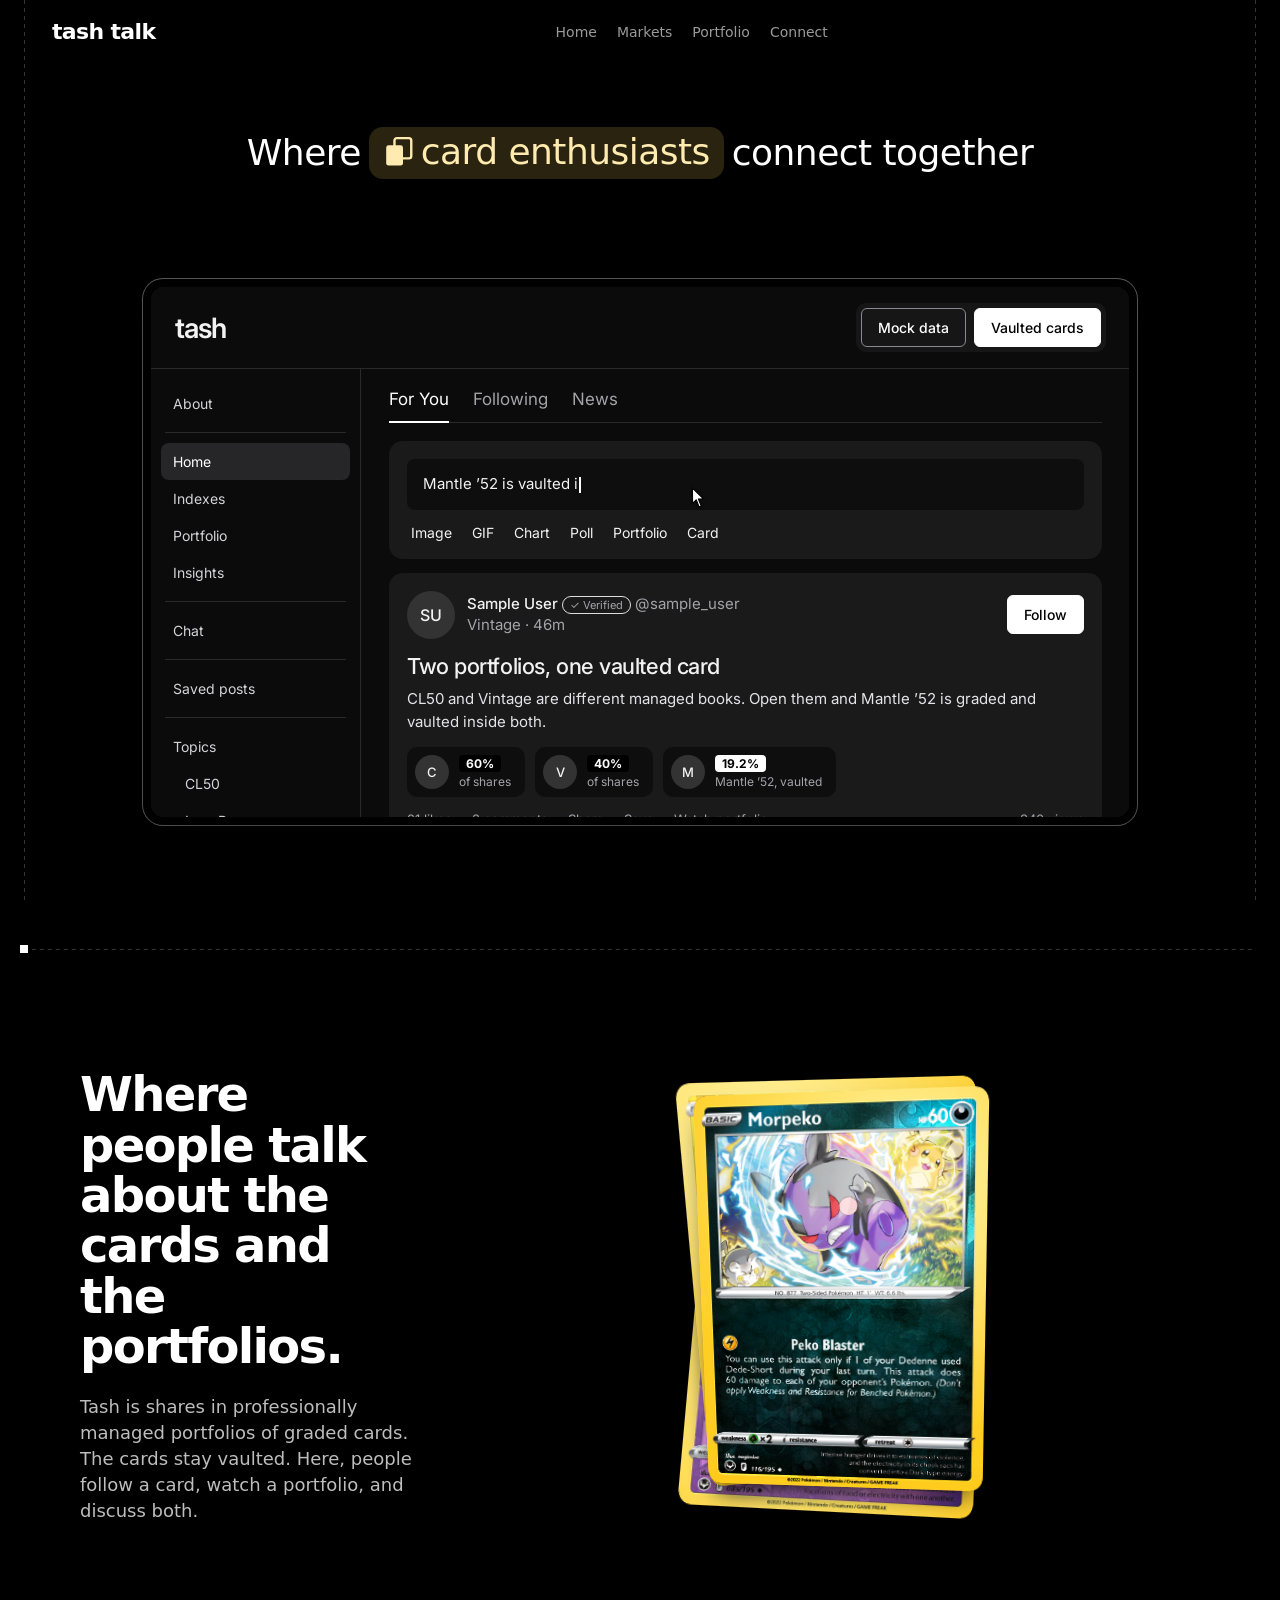
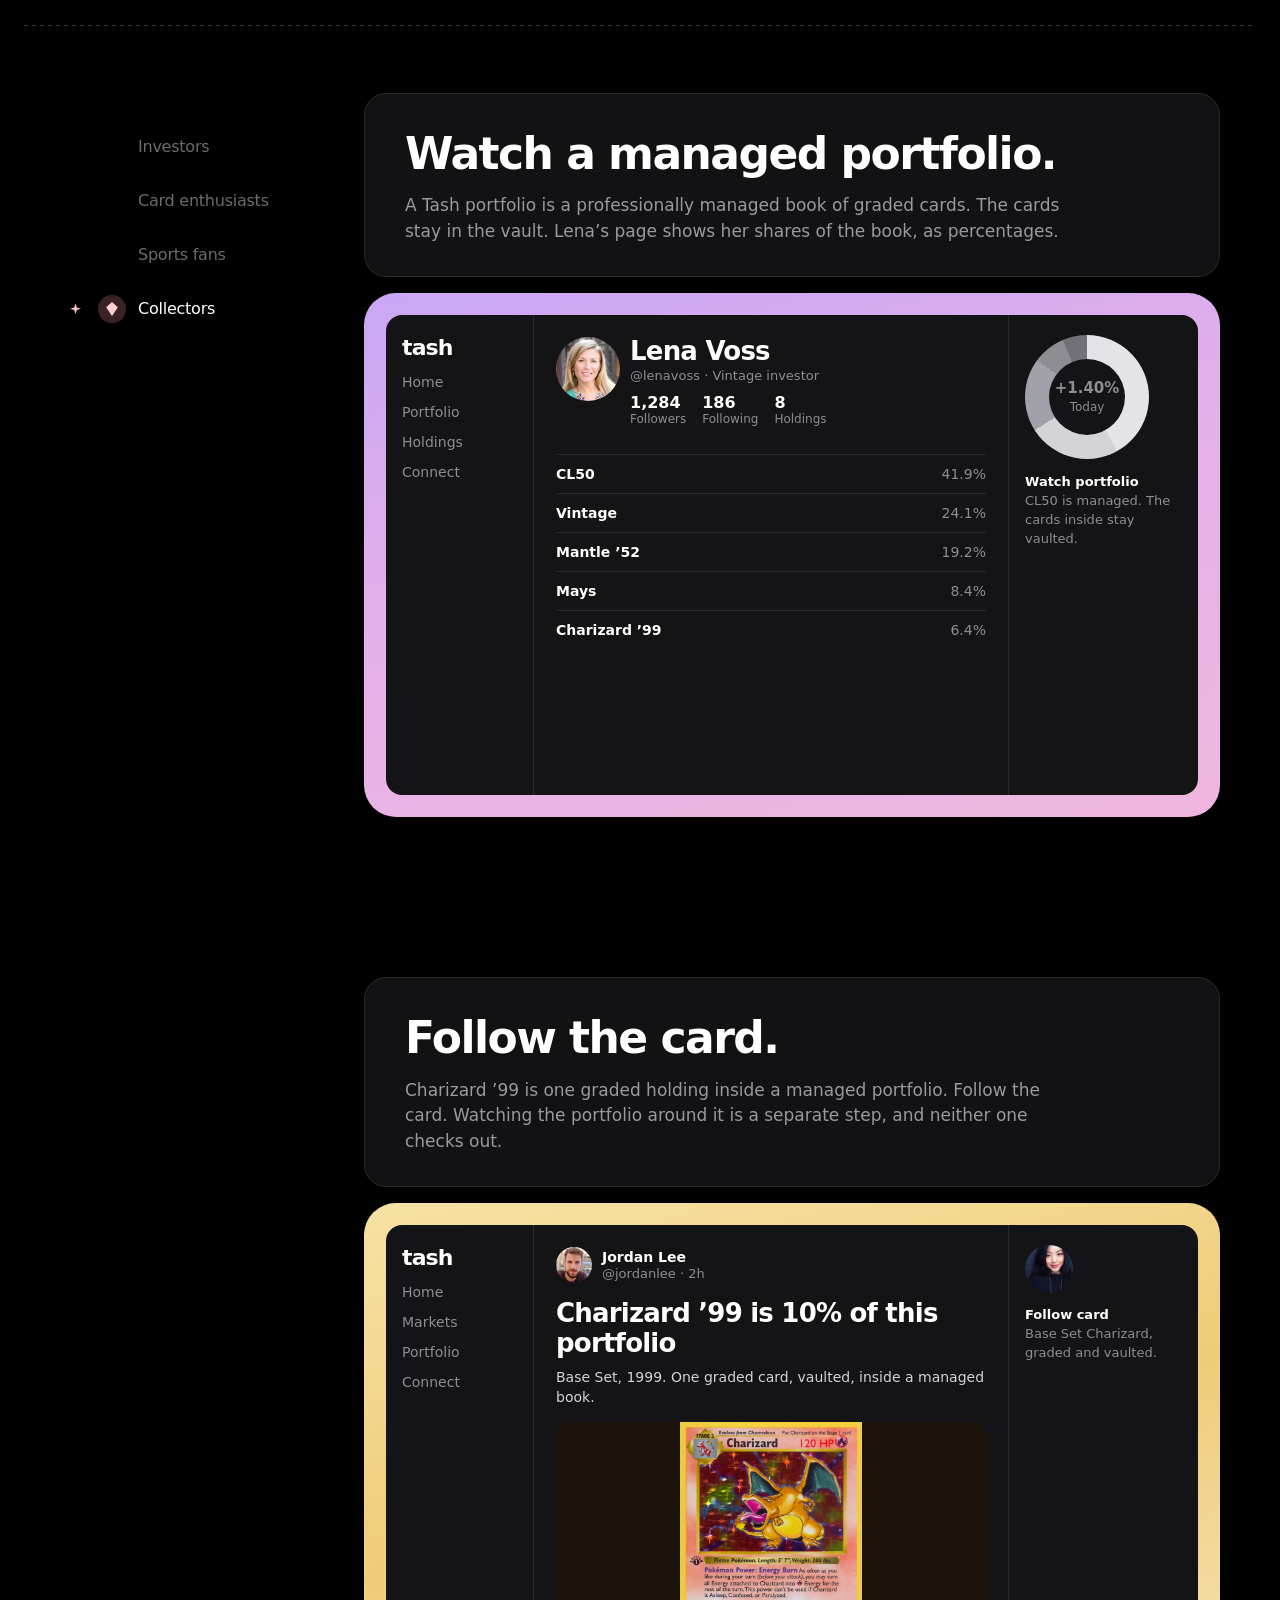
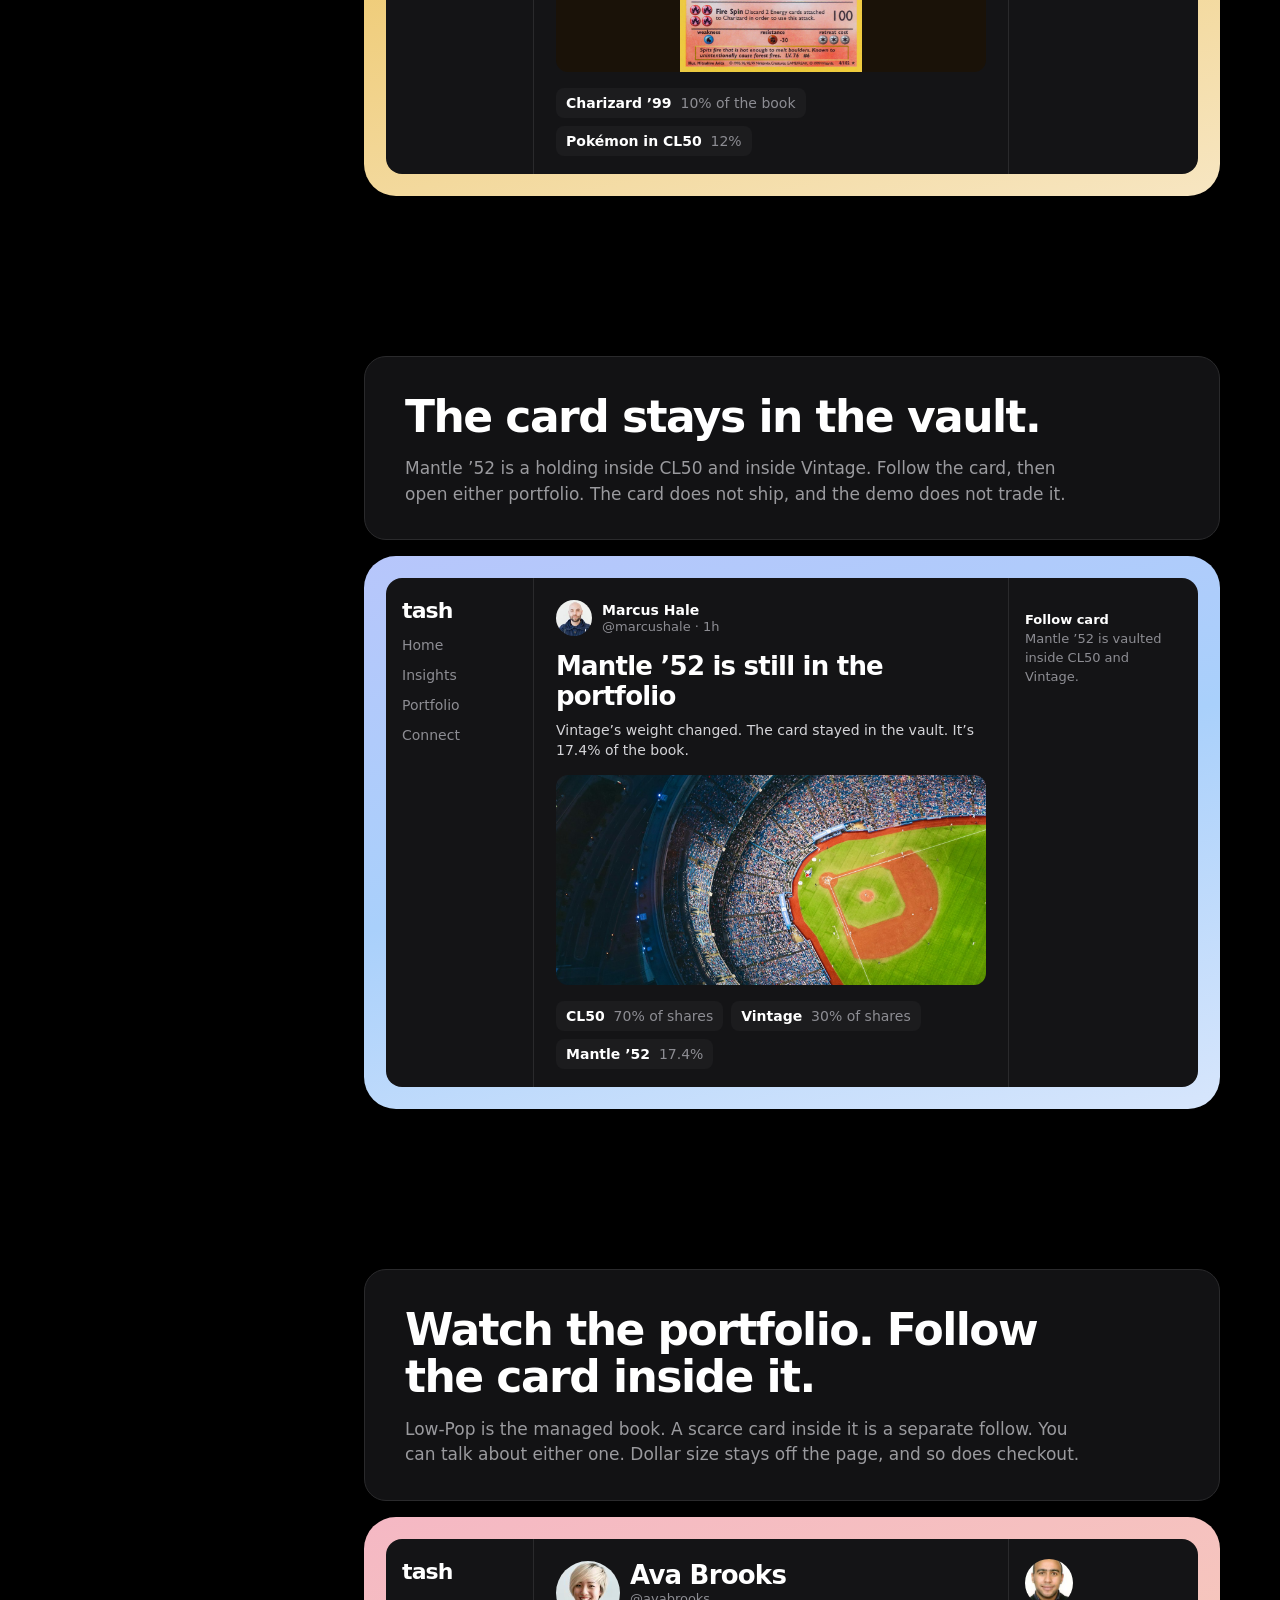
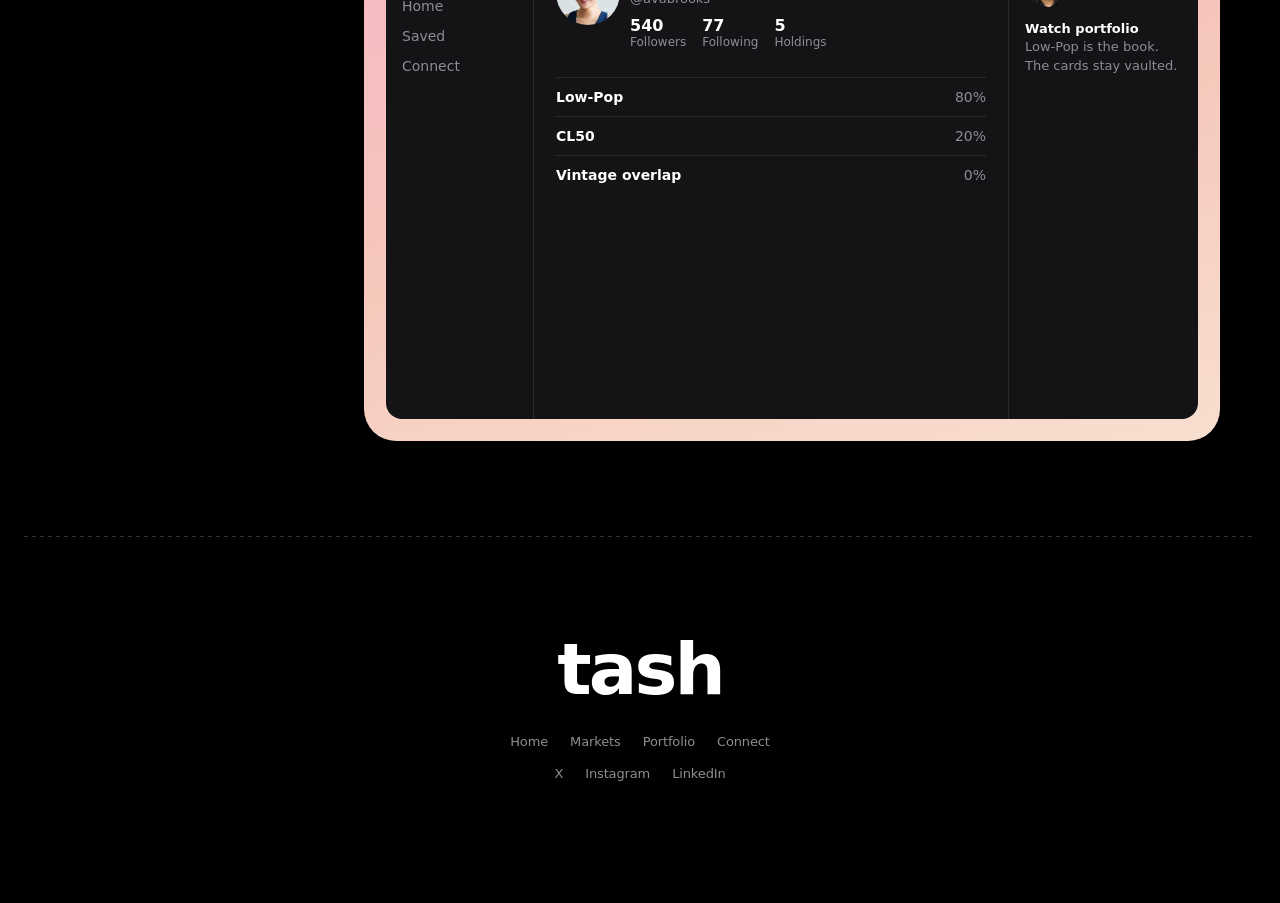
<file: index.html>
<!DOCTYPE html>
<html lang="en" class="no-js">
	<head>
		<meta charset="UTF-8" />
		<meta name="viewport" content="width=device-width, initial-scale=1" />
		<title>tash talk</title>
		<meta name="description" content="An experimental 3D stack motion animation on scroll." />
		<meta name="keywords" content="nft card animation, gsap, scroll animation, 3d" />
		<meta name="author" content="Codrops" />
		<link rel="icon" href="favicon.png?v=3" type="image/png">
		<link rel="shortcut icon" href="favicon.ico?v=3">
		<link rel="preconnect" href="https://fonts.googleapis.com">
		<link rel="preconnect" href="https://fonts.gstatic.com" crossorigin>
		<link href="https://fonts.googleapis.com/css2?family=Kode+Mono:wght@400..700&display=swap" rel="stylesheet">
		<link rel="stylesheet" type="text/css" href="css/base.css?v=9" />
		<link rel="stylesheet" type="text/css" href="css/hero.css?v=33" />
		<link rel="stylesheet" type="text/css" href="css/holo.css?v=4" />
		<script>
			document.documentElement.className = 'js';
		</script>
	</head>
	<body class="loading">
		<div class="page-guides" aria-hidden="true"></div>
		<main>
			<section class="hero">
				<header class="hero__nav">
					<a class="hero__brand" href="#top" aria-label="tash talk home">tash talk</a>
					<nav class="hero__links" aria-label="Primary">
						<a href="#top">Home</a>
						<a href="connect.html#markets">Markets</a>
						<a href="connect.html#portfolio">Portfolio</a>
						<a href="connect.html">Connect</a>
					</nav>
					<div class="hero__nav-end">
						<button type="button" class="hero__menu" aria-label="Menu" aria-expanded="false">
							<svg viewBox="0 0 16 16" aria-hidden="true"><path d="M2 5h12M2 11h12"/></svg>
						</button>
					</div>
				</header>
				<h1 class="hero__title" id="top">
					<span class="hero__live" id="hero-live">Where investors connect together</span>
					<span class="hero__line" aria-hidden="true">
						<span class="hero__where">Where</span>
						<span class="hero__chip" style="background-color:#2a0a3d;color:#dcb3ff">
							<span class="hero__chip-stage">
								<span class="hero__face">
									<svg viewBox="0 0 24 24" aria-hidden="true"><path d="M3.5 20V10.2h4.1V20H3.5Zm6.4 0V5.6h4.2V20H9.9Zm6.5 0V2.8H20.5V20h-4.1Z"/></svg>
									<span>investors</span>
								</span>
							</span>
						</span>
						<span class="hero__tail">connect together</span>
					</span>
				</h1>
				<div class="hero__stage">
					<div class="hero__wash" aria-hidden="true"></div>
					<div class="hero__frame">
						<div class="hero__app">
							<iframe class="hero__demo" title="Tash feed demo" src="demo/feed.html?v=4"></iframe>
						</div>
					</div>
				</div>
			</section>
			<section class="mission" id="mission">
				<span class="mission__mark" aria-hidden="true"></span>
				<div class="mission__top">
				<div class="mission__copy">
					<h2>Where people talk about the cards and the portfolios.</h2>
					<p class="mission__body">Tash is shares in professionally managed portfolios of graded cards. The cards stay vaulted. Here, people follow a card, watch a portfolio, and discuss both.</p>
				</div>
				<div class="mission__stack">
					<figure class="mission__holo">
						<div class="pcard masked lightning interactive" data-rarity="common reverse holo" data-subtypes="basic" data-supertype="pokémon" style="--foil:url(/img/holo/foil-049.webp);--mask:url(/img/holo/mask-049.webp)">
							<div class="pcard__translater">
								<div class="pcard__rotator">
									<div class="pcard__front">
										<img src="img/holo/pikachu.png" alt="Pikachu reverse holo">
										<div class="pcard__shine"></div>
										<div class="pcard__glare"></div>
									</div>
								</div>
							</div>
						</div>
					</figure>
					<figure class="mission__holo">
						<div class="pcard masked darkness interactive" data-rarity="uncommon reverse holo" data-subtypes="basic" data-supertype="pokémon" style="--foil:url(/img/holo/foil-116.webp);--mask:url(/img/holo/mask-116.webp)">
							<div class="pcard__translater">
								<div class="pcard__rotator">
									<div class="pcard__front">
										<img src="img/holo/morpeko.png" alt="Morpeko reverse holo">
										<div class="pcard__shine"></div>
										<div class="pcard__glare"></div>
									</div>
								</div>
							</div>
						</div>
					</figure>
					<figure class="mission__holo">
						<div class="pcard masked psychic interactive" data-rarity="uncommon reverse holo" data-subtypes="basic" data-supertype="pokémon" style="--foil:url(/img/holo/foil-085.webp);--mask:url(/img/holo/mask-085.webp)">
							<div class="pcard__translater">
								<div class="pcard__rotator">
									<div class="pcard__front">
										<img src="img/holo/dedenne.png" alt="Dedenne reverse holo">
										<div class="pcard__shine"></div>
										<div class="pcard__glare"></div>
									</div>
								</div>
							</div>
						</div>
					</figure>
				</div>
				</div>
				<div class="aud">
					<div class="aud__nav" role="tablist" aria-label="Who it's for">
						<button type="button" class="aud__role is-on" role="tab" id="aud-tab-investors" aria-selected="true" aria-controls="aud-panel-investors" data-aud="investors">
							<span class="aud__glyph" aria-hidden="true"><svg viewBox="0 0 24 24"><path d="M3.5 20V10.2h4.1V20H3.5Zm6.4 0V5.6h4.2V20H9.9Zm6.5 0V2.8H20.5V20h-4.1Z"/></svg></span>
							Investors
						</button>
						<button type="button" class="aud__role" role="tab" id="aud-tab-cards" aria-selected="false" aria-controls="aud-panel-cards" data-aud="cards">
							<span class="aud__glyph" aria-hidden="true"><svg viewBox="0 0 24 24"><rect x="8.6" y="1.6" width="12.6" height="15.2" rx="1.8" fill="none" stroke="currentColor" stroke-width="1.8"/><rect x="2.4" y="7" width="12.6" height="15.2" rx="1.8"/></svg></span>
							Card enthusiasts
						</button>
						<button type="button" class="aud__role" role="tab" id="aud-tab-sports" aria-selected="false" aria-controls="aud-panel-sports" data-aud="sports">
							<span class="aud__glyph" aria-hidden="true"><svg viewBox="0 0 24 24"><path d="M19 5h-2V3H7v2H5c-1.1 0-2 .9-2 2v1c0 2.55 1.92 4.63 4.39 4.94.63 1.5 1.98 2.63 3.61 2.96V19H7v2h10v-2h-4v-3.1c1.63-.33 2.98-1.46 3.61-2.96C19.08 12.63 21 10.55 21 8V7c0-1.1-.9-2-2-2zM5 8V7h2v3.82C5.84 10.4 5 9.3 5 8zm14 0c0 1.3-.84 2.4-2 2.82V7h2v1z"/></svg></span>
							Sports fans
						</button>
						<button type="button" class="aud__role" role="tab" id="aud-tab-collectors" aria-selected="false" aria-controls="aud-panel-collectors" data-aud="collectors">
							<span class="aud__glyph" aria-hidden="true"><svg viewBox="0 0 24 24"><path d="M12 1.5 3.2 9.2 12 22.5 20.8 9.2 12 1.5Z"/></svg></span>
							Collectors
						</button>
					</div>
					<div class="aud__stage">
						<div class="aud__panel is-on" id="aud-panel-investors" role="tabpanel" aria-labelledby="aud-tab-investors">
							<div class="aud__card">
								<h3>Watch a managed portfolio.</h3>
								<p>A Tash portfolio is a professionally managed book of graded cards. The cards stay in the vault. Lena’s page shows her shares of the book, as percentages.</p>
							</div>
							<div class="aud__frame">
								<div class="shot">
									<aside class="shot__side"><b>tash</b><span>Home</span><span>Portfolio</span><span>Holdings</span><span>Connect</span></aside>
									<div class="shot__main">
										<div class="shot__ident"><img src="img/faces/lena.jpg?v=2" alt=""><div><h4>Lena Voss</h4><em>@lenavoss · Vintage investor</em><div class="shot__stats"><span><b>1,284</b> Followers</span><span><b>186</b> Following</span><span><b>8</b> Holdings</span></div></div></div>
										<div class="shot__holds">
											<span>CL50 <em>41.9%</em></span>
											<span>Vintage <em>24.1%</em></span>
											<span>Mantle ’52 <em>19.2%</em></span>
											<span>Mays <em>8.4%</em></span>
											<span>Charizard ’99 <em>6.4%</em></span>
										</div>
									</div>
									<aside class="shot__rail"><div class="shot__donut" style="background:conic-gradient(#e4e4e7 0 41.9%, #d4d4d8 41.9% 66%, #a1a1aa 66% 85.2%, #8d8d93 85.2% 93.6%, #71717a 93.6% 100%)"><b>+1.40%</b><span>Today</span></div><p><strong>Watch portfolio</strong><br>CL50 is managed. The cards inside stay vaulted.</p></aside>
								</div>
							</div>
						</div>
						<div class="aud__panel" id="aud-panel-cards" role="tabpanel" aria-labelledby="aud-tab-cards">
							<div class="aud__card">
								<h3>Follow the card.</h3>
								<p>Charizard ’99 is one graded holding inside a managed portfolio. Follow the card. Watching the portfolio around it is a separate step, and neither one checks out.</p>
							</div>
							<div class="aud__frame">
								<div class="shot">
									<aside class="shot__side"><b>tash</b><span>Home</span><span>Markets</span><span>Portfolio</span><span>Connect</span></aside>
									<div class="shot__main">
										<div class="shot__who"><img src="img/faces/jordan.jpg?v=2" alt=""><div><strong>Jordan Lee</strong><em>@jordanlee · 2h</em></div></div>
										<h4>Charizard ’99 is 10% of this portfolio</h4>
										<p>Base Set, 1999. One graded card, vaulted, inside a managed book.</p>
										<figure class="shot__photo shot__photo--card"><img src="img/shots/charizard.png" alt="Base Set Charizard"></figure>
										<div class="shot__pills"><span>Charizard ’99 <em>10% of the book</em></span><span>Pokémon in CL50 <em>12%</em></span></div>
									</div>
									<aside class="shot__rail"><img class="shot__face" src="img/faces/mina.jpg?v=2" alt=""><p><strong>Follow card</strong><br>Base Set Charizard, graded and vaulted.</p></aside>
								</div>
							</div>
						</div>
						<div class="aud__panel" id="aud-panel-sports" role="tabpanel" aria-labelledby="aud-tab-sports">
							<div class="aud__card">
								<h3>The card stays in the vault.</h3>
								<p>Mantle ’52 is a holding inside CL50 and inside Vintage. Follow the card, then open either portfolio. The card does not ship, and the demo does not trade it.</p>
							</div>
							<div class="aud__frame">
								<div class="shot">
									<aside class="shot__side"><b>tash</b><span>Home</span><span>Insights</span><span>Portfolio</span><span>Connect</span></aside>
									<div class="shot__main">
										<div class="shot__who"><img src="img/faces/marcus.jpg?v=2" alt=""><div><strong>Marcus Hale</strong><em>@marcushale · 1h</em></div></div>
										<h4>Mantle ’52 is still in the portfolio</h4>
										<p>Vintage’s weight changed. The card stayed in the vault. It’s 17.4% of the book.</p>
										<figure class="shot__photo"><img src="img/shots/ball.jpg" alt="A packed baseball stadium at night"></figure>
										<div class="shot__pills"><span>CL50 <em>70% of shares</em></span><span>Vintage <em>30% of shares</em></span><span>Mantle ’52 <em>17.4%</em></span></div>
									</div>
									<aside class="shot__rail"><p><strong>Follow card</strong><br>Mantle ’52 is vaulted inside CL50 and Vintage.</p></aside>
								</div>
							</div>
						</div>
						<div class="aud__panel" id="aud-panel-collectors" role="tabpanel" aria-labelledby="aud-tab-collectors">
							<div class="aud__card">
								<h3>Watch the portfolio. Follow the card inside it.</h3>
								<p>Low-Pop is the managed book. A scarce card inside it is a separate follow. You can talk about either one. Dollar size stays off the page, and so does checkout.</p>
							</div>
							<div class="aud__frame">
								<div class="shot shot--profile">
									<aside class="shot__side"><b>tash</b><span>Home</span><span>Saved</span><span>Connect</span></aside>
									<div class="shot__main">
										<div class="shot__ident"><img src="img/faces/ava.jpg?v=2" alt=""><div><h4>Ava Brooks</h4><em>@avabrooks</em><div class="shot__stats"><span><b>540</b> Followers</span><span><b>77</b> Following</span><span><b>5</b> Holdings</span></div></div></div>
										<div class="shot__holds"><span>Low-Pop <em>80%</em></span><span>CL50 <em>20%</em></span><span>Vintage overlap <em>0%</em></span></div>
									</div>
									<aside class="shot__rail"><img class="shot__face" src="img/faces/sam.jpg?v=2" alt=""><p><strong>Watch portfolio</strong><br>Low-Pop is the book. The cards stay vaulted.</p></aside>
								</div>
							</div>
						</div>
					</div>
				</div>
			</section>
			<footer class="mark">
				<p class="mark__logo">tash</p>
				<nav class="mark__links" aria-label="Footer">
					<a href="#top">Home</a>
					<a href="connect.html#markets">Markets</a>
					<a href="connect.html#portfolio">Portfolio</a>
					<a href="connect.html">Connect</a>
				</nav>
				<nav class="mark__links" aria-label="Social">
					<a href="https://x.com" target="_blank" rel="noopener noreferrer">X</a>
					<a href="https://www.instagram.com" target="_blank" rel="noopener noreferrer">Instagram</a>
					<a href="https://www.linkedin.com" target="_blank" rel="noopener noreferrer">LinkedIn</a>
				</nav>
			</footer>
		</main>
		<script src="js/gsap.min.js"></script>
		<script src="js/ScrollTrigger.min.js"></script>
		
		<!-- Image preloader -->
		<script src="js/imagesloaded.pkgd.min.js"></script>
		
		<!-- Remove the following two lines if you don't want smooth scrolling -->
		<script src="js/lenis.js"></script>
		<script src="js/smoothscroll.js?v=2"></script>
		<script type="module" src="js/index.js?v=35"></script>
	</body>
</html>
</file>
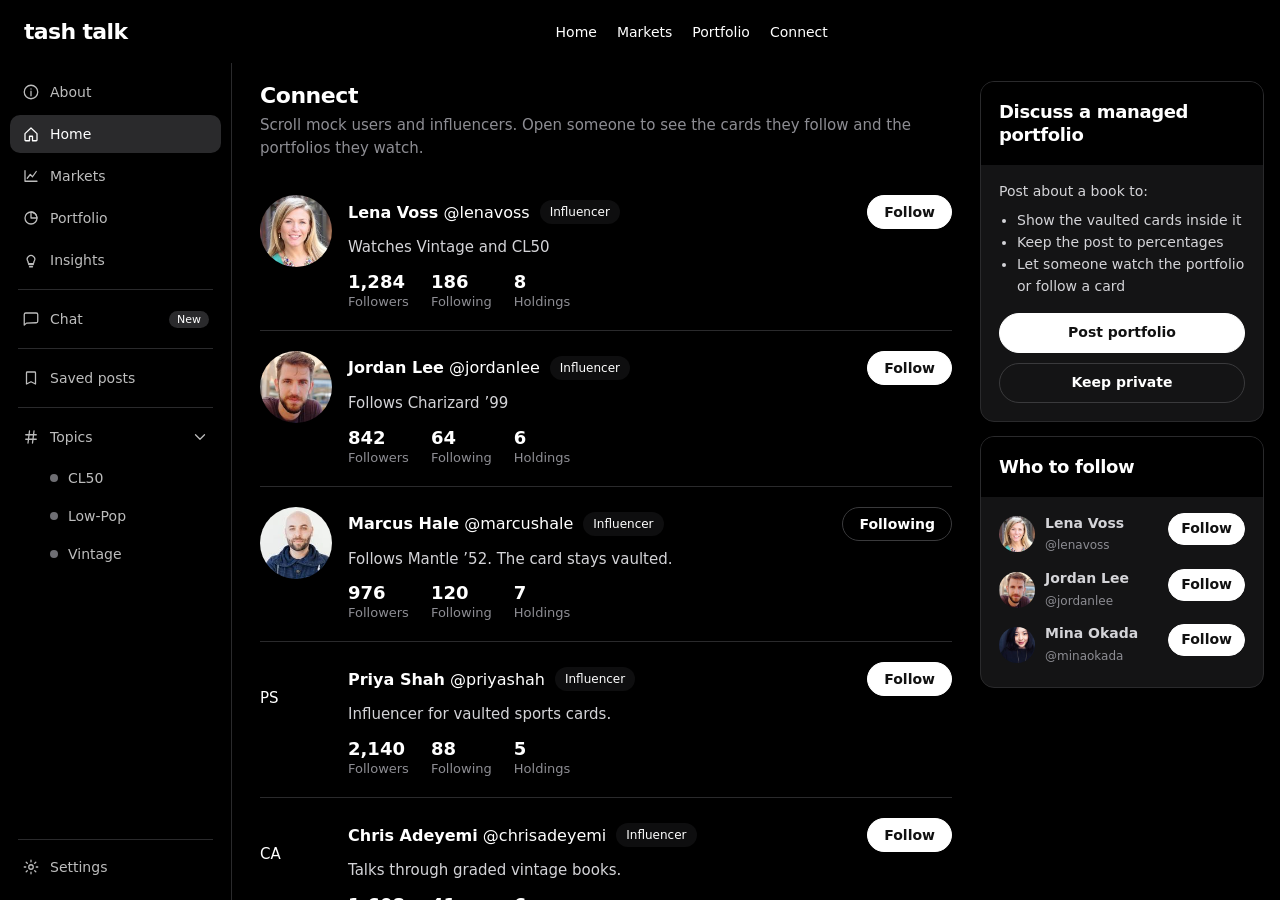
<file: connect.html>
<!DOCTYPE html>
<html lang="en">
	<head>
		<meta charset="UTF-8" />
		<meta name="viewport" content="width=device-width, initial-scale=1" />
		<title>Connect — tash talk</title>
		<link rel="icon" href="favicon.png?v=3" type="image/png">
		<link rel="shortcut icon" href="favicon.ico?v=3">
		<link rel="stylesheet" type="text/css" href="css/base.css?v=9" />
		<link rel="stylesheet" type="text/css" href="css/hero.css?v=33" />
		<link rel="stylesheet" type="text/css" href="css/connect.css?v=26" />
	</head>
	<body class="connect-page">
		<div class="page-guides" aria-hidden="true"></div>
		<header class="hero__nav">
			<a class="hero__brand" href="index.html">tash talk</a>
			<nav class="hero__links" aria-label="Primary">
				<a href="index.html">Home</a>
				<a href="#markets" id="nav-markets">Markets</a>
				<a href="#portfolio" id="nav-portfolio">Portfolio</a>
				<a href="connect.html" id="nav-connect" aria-current="page">Connect</a>
			</nav>
			<div class="hero__nav-end">
				<button type="button" class="hero__menu" aria-label="Menu" aria-expanded="false">
					<svg viewBox="0 0 16 16" aria-hidden="true"><path d="M2 5h12M2 11h12"/></svg>
				</button>
			</div>
		</header>
		<div class="connect">
			<div class="app">
				<nav class="app__side" aria-label="Connect">
					<button type="button" class="navbtn" data-side="about"><svg viewBox="0 0 24 24"><circle cx="12" cy="12" r="9"/><path d="M12 11v6M12 8h.01"/></svg>About</button>
					<button type="button" class="navbtn" data-side="home" aria-current="page"><svg viewBox="0 0 24 24"><path d="M4 11.5 12 4l8 7.5V20a1 1 0 0 1-1 1h-5v-6H10v6H5a1 1 0 0 1-1-1z"/></svg>Home</button>
					<button type="button" class="navbtn" data-side="markets"><svg viewBox="0 0 24 24"><path d="M4 19V5M4 19h16"/><path d="m7 15 4-5 3 3 5-7"/></svg>Markets</button>
					<button type="button" class="navbtn" data-side="portfolio"><svg viewBox="0 0 24 24"><circle cx="12" cy="12" r="8"/><path d="M12 12V4a8 8 0 0 1 8 8z"/></svg>Portfolio</button>
					<button type="button" class="navbtn" data-side="insights"><svg viewBox="0 0 24 24"><path d="M9 18h6M10 21h4"/><path d="M8 14a5 5 0 1 1 8 0c0 2-1 2.5-1 3H9c0-.5-1-1-1-3z"/></svg>Insights</button>
					<hr class="app__rule">
					<button type="button" class="navbtn" data-side="chat"><svg viewBox="0 0 24 24"><path d="M6 17.5 3 20V6a2 2 0 0 1 2-2h14a2 2 0 0 1 2 2v9a2 2 0 0 1-2 2z"/></svg>Chat <span class="app__badge">New</span></button>
					<hr class="app__rule">
					<button type="button" class="navbtn" data-side="saved"><svg viewBox="0 0 24 24"><path d="M7 4h10a1 1 0 0 1 1 1v15l-6-3-6 3V5a1 1 0 0 1 1-1z"/></svg>Saved posts</button>
					<hr class="app__rule">
					<button type="button" class="navbtn" id="topics-toggle" aria-expanded="true"><svg viewBox="0 0 24 24"><path d="M5 9h14M5 15h14M10 4 8 20M16 4l-2 16"/></svg>Topics <svg viewBox="0 0 24 24"><path d="m6 9 6 6 6-6"/></svg></button>
					<div id="topic-list">
						<button type="button" class="navbtn navbtn--topic" data-side="cl50"><i class="swatch tone-investors"></i>CL50</button>
						<button type="button" class="navbtn navbtn--topic" data-side="lowpop"><i class="swatch tone-cards"></i>Low-Pop</button>
						<button type="button" class="navbtn navbtn--topic" data-side="vintage"><i class="swatch tone-collectors"></i>Vintage</button>
					</div>
					<div class="side-foot">
						<hr class="app__rule">
						<button type="button" class="navbtn" data-side="settings"><svg viewBox="0 0 24 24"><circle cx="12" cy="12" r="3"/><path d="M12 3v2M12 19v2M3 12h2M19 12h2M5.6 5.6l1.5 1.5M16.9 16.9l1.5 1.5M18.4 5.6l-1.5 1.5M7.1 16.9l-1.5 1.5"/></svg>Settings</button>
					</div>
				</nav>
				<div class="app__feed">
					<section class="view is-on" data-view="home">
						<h2 class="screen-title">Connect</h2>
						<p class="screen-lead">Scroll mock users and influencers. Open someone to see the cards they follow and the portfolios they watch.</p>
						<div class="people" id="people"></div>
					</section>

					<section class="view" data-view="about">
						<h2 class="screen-title">Blossom for Tash</h2>
						<p class="screen-lead">Tash is shares in professionally managed portfolios of graded cards. A card is a holding inside a portfolio, and it stays vaulted. Here you follow a card, watch a portfolio, and discuss both. This demo is mock data: no checkout, no payments, no live trading.</p>
						<div class="stats">
							<div class="stat tone-investors"><b>Shares</b><span>You hold a percentage of a managed portfolio. The page never asks you to buy one.</span></div>
							<div class="stat tone-cards"><b>Vault</b><span>Follow card is for one graded card. The card stays in the vault.</span></div>
							<div class="stat tone-collectors"><b>Watch</b><span>Watch portfolio follows the book. It does not move a card or take a payment.</span></div>
						</div>
					</section>

					<section class="view" data-view="markets">
						<div class="mkt">
							<div class="mkt__list" id="mkt-list"></div>
							<div class="mkt__stage" id="mkt-stage"></div>
							<aside class="mkt__mood">
								<header class="mkt__mood-bar">
									<h2>Vault mood</h2>
									<button type="button" class="mkt__info" data-act="moodinfo" aria-label="About vault mood"><svg viewBox="0 0 24 24"><circle cx="12" cy="12" r="8"/><path d="M12 11v5"/><circle cx="12" cy="8" r="0.8" fill="currentColor" stroke="none"/></svg></button>
								</header>
								<div class="mood">
									<div class="gauge">
										<svg viewBox="0 0 120 120" aria-hidden="true"><path d="M 27.47 92.53 A 46 46 0 1 1 92.53 92.53" fill="none" stroke="#2a2a2c" stroke-width="9" stroke-linecap="round"/><path d="M 27.47 92.53 A 46 46 0 0 1 27.58 27.37" fill="none" stroke="#e4e4e7" stroke-width="9" stroke-linecap="round"/></svg>
										<div class="gauge__mid"><span>Quiet</span><b>33.40</b></div>
									</div>
									<div class="mood__side">
										<div>
											<span>1 month ago</span>
											<b>43.51</b>
											<div class="gauge gauge--sm"><svg viewBox="0 0 120 120" aria-hidden="true"><path d="M 27.47 92.53 A 46 46 0 1 1 92.53 92.53" fill="none" stroke="#2a2a2c" stroke-width="9" stroke-linecap="round"/><path d="M 27.47 92.53 A 46 46 0 0 1 46.15 16.13" fill="none" stroke="#e4e4e7" stroke-width="9" stroke-linecap="round"/></svg></div>
											<em>Steady</em>
										</div>
										<div>
											<span>1 year ago</span>
											<b>29.94</b>
											<div class="gauge gauge--sm"><svg viewBox="0 0 120 120" aria-hidden="true"><path d="M 27.47 92.53 A 46 46 0 1 1 92.53 92.53" fill="none" stroke="#2a2a2c" stroke-width="9" stroke-linecap="round"/><path d="M 27.47 92.53 A 46 46 0 0 1 22.71 33.07" fill="none" stroke="#e4e4e7" stroke-width="9" stroke-linecap="round"/></svg></div>
											<em>Quiet</em>
										</div>
									</div>
								</div>
							</aside>
						</div>
						<div class="mkt__lower">
							<article class="mkt-card">
								<header class="mkt-card__bar">
									<button type="button" data-act="samplemonth" aria-label="Previous month"><svg viewBox="0 0 24 24"><path d="m14 6-6 6 6 6"/></svg></button>
									<b>November notes</b>
									<button type="button" data-act="samplemonth" aria-label="Next month"><svg viewBox="0 0 24 24"><path d="m10 6 6 6-6 6"/></svg></button>
									<button type="button" class="mkt-card__link" data-goto="cl50">Dive deeper</button>
								</header>
								<div class="cal">
									<div class="cal__grid" aria-label="November 2026">
										<span>1</span><span>2</span><span>3</span><span>4</span><span>5</span><span>6</span><span>7</span>
										<span>8</span><span>9</span><span class="is-on">10</span><span>11</span><span>12</span><span>13</span><span>14</span>
										<span>15</span><span>16</span><span>17</span><span>18</span><span>19</span><span>20</span><span>21</span>
										<span>22</span><span>23</span><span>24</span><span>25</span><span>26</span><span>27</span><span>28</span>
										<span>29</span><span>30</span>
									</div>
									<div class="cal__events">
										<div><i>CL</i><b>CL50</b><span>Core book</span></div>
										<div><i>M</i><b>Mantle</b><span>Vaulted</span></div>
										<div><i>C</i><b>Charizard</b><span>10% of a book</span></div>
									</div>
								</div>
							</article>
							<article class="mkt-card">
								<header class="mkt-card__bar">
									<b>Daily buzz</b>
									<button type="button" class="mkt-card__link" data-side="home">View more</button>
								</header>
								<div class="buzz">
									<article>
										<img src="/img/faces/lena.jpg?v=2" alt="">
										<div><em>Lena Voss · 2h</em><h3>CL50 is the book people opened today</h3><p>The mock move is +0.86%. Mantle ’52 is still vaulted inside it. This is not an order.</p><span>21 reactions · 3 comments</span></div>
									</article>
									<article>
										<img src="/img/faces/jordan.jpg?v=2" alt="">
										<div><em>Jordan Lee · 5h</em><h3>Follow the Charizard, then look at the book</h3><p>Base Set Charizard is 10% of one managed portfolio. The card stays in the vault.</p><span>8 reactions · 1 comment</span></div>
									</article>
								</div>
							</article>
						</div>
					</section>

					<section class="view" data-view="portfolio">
						<div class="pf__bar">
							<button type="button" class="pf__tab is-on">All</button>
							<div class="pf__filters">
								<button type="button" class="pf__chip" data-act="paperonly">Percentages</button>
								<span class="pf__chip" id="book-lead">Showing: your shares</span>
							</div>
						</div>
						<div class="pf__top">
							<div class="pf__value" id="book"></div>
							<div class="pf__side">
								<div class="pf__returns">
									<article class="pf__card"><span>Today</span><b>+0.40%</b><em>Today</em></article>
									<article class="pf__card"><span>Since you started</span><b>+6.20%</b><em>All time</em></article>
								</div>
								<div class="pf__actions">
									<button type="button" data-act="followcard" data-sym="MANT"><svg viewBox="0 0 24 24"><rect x="6" y="3" width="12" height="18" rx="2"/></svg><span>Follow card</span></button>
									<button type="button" data-act="watchbook" data-sym="CL50"><svg viewBox="0 0 24 24"><circle cx="12" cy="12" r="8"/><path d="M12 12V4a8 8 0 0 1 8 8z"/></svg><span>Watch portfolio</span></button>
									<button type="button" data-act="visibility"><svg viewBox="0 0 24 24"><path d="M2 12s4-6 10-6 10 6 10 6-4 6-10 6S2 12 2 12z"/><circle cx="12" cy="12" r="2.5"/></svg><span>Holding visibility</span></button>
									<button type="button" data-act="discuss"><svg viewBox="0 0 24 24"><path d="M6 17.5 3 20V6a2 2 0 0 1 2-2h14a2 2 0 0 1 2 2v9a2 2 0 0 1-2 2z"/></svg><span>Discuss</span></button>
								</div>
							</div>
						</div>
						<div class="pf__head">
							<h2>Holdings</h2>
							<button type="button" class="pf__chip" id="pf-sort" data-act="sortbook">Sort: Share</button>
						</div>
						<div class="pf__list" id="look"></div>
					</section>

					<section class="view" data-view="insights">
						<h2 class="screen-title">Insights</h2>
						<p class="screen-lead">What the sample books have in common.</p>
						<div class="stats">
							<div class="stat tone-sports"><b>19.2%</b><span>Mantle ’52 overlap between CL50 and Vintage.</span></div>
							<div class="stat tone-cards"><b>0%</b><span>Cards shared by Low-Pop and Vintage.</span></div>
							<div class="stat tone-collectors"><b>12%</b><span>Pokémon’s slice of CL50 in the creator book.</span></div>
						</div>
						<article class="sheet">
							<h2>Where it sits</h2>
							<div class="row"><span>CL50 × Vintage</span><b>Mantle ’52, Mays</b></div>
							<div class="row"><span>CL50 × Pokémon</span><b>Charizard ’99</b></div>
							<div class="row"><span>Low-Pop × Vintage</span><b>No shared cards</b></div>
							<div class="row"><span>After a 70/30 mix</span><b>Mantle is still 17.4%</b></div>
						</article>
					</section>

					<section class="view" data-view="chat">
						<h2 class="screen-title">Chat</h2>
						<p class="screen-lead">Threads from the feed.</p>
						<div class="chat">
							<div>
								<button type="button" class="chat__person" data-thread="su" aria-current="true"><img class="avatar avatar--sm" src="/img/faces/lena.jpg?v=2" alt=""><span><b>Lena Voss</b>Following Mantle. The card stays vaulted.</span></span></button>
								<button type="button" class="chat__person" data-thread="sc"><img class="avatar avatar--sm" src="/img/faces/jordan.jpg?v=2" alt=""><span><b>Jordan Lee</b>Charizard is 10% of the portfolio.</span></span></button>
								<button type="button" class="chat__person" data-thread="s2"><img class="avatar avatar--sm" src="/img/faces/mina.jpg?v=2" alt=""><span><b>Mina Okada</b>Low-pop and vintage don’t share a card.</span></span></button>
							</div>
							<div class="chat__thread">
								<div class="chat__log" data-log="su"><div class="bubble"><b>Lena Voss</b>Saw your Mantle post. I’m following the card. It stays in the vault either way.</div></div>
								<div class="chat__log" data-log="sc" hidden><div class="bubble"><b>Jordan Lee</b>Posted the Charizard. It’s 10% of the portfolio. Follow the card if that’s the print you want to talk about.</div></div>
								<div class="chat__log" data-log="s2" hidden><div class="bubble"><b>Mina Okada</b>Split mine in half. Low-pop and vintage don’t share a single card.</div></div>
								<form class="chat__form"><input name="text" placeholder="Message" /><button type="submit" class="app__btn">Send</button></form>
							</div>
						</div>
					</section>

					<section class="view" data-view="saved">
						<h2 class="screen-title">Saved posts</h2>
						<p class="screen-lead">Posts you kept about a card or a portfolio.</p>
						<div id="saved"></div>
					</section>

					<section class="view" data-view="topic">
						<h2 class="screen-title" id="topic-title">CL50</h2>
						<p class="screen-lead" id="topic-lead"></p>
						<div id="topic"></div>
					</section>

					<section class="view" data-view="settings">
						<h2 class="screen-title">Settings</h2>
						<p class="screen-lead">Signed in as Sam Rivera · @samrivera</p>
						<div class="sheet">
							<div class="switch"><span>Mock data. Percentages only, no checkout.</span><button type="button" class="app__btn" id="paper" aria-pressed="true">On</button></div>
							<div class="switch"><span>Portfolio visibility</span><button type="button" class="app__btn app__btn--ghost" id="privacy">Public</button></div>
						</div>
					</section>

					<section class="view" data-view="profile">
						<div id="profile"></div>
					</section>
				</div>
				<aside class="app__rail">
					<div class="rail-home">
					<div class="join">
						<h2>Discuss a managed portfolio</h2>
						<div class="join__body">
							Post about a book to:
							<ul>
								<li>Show the vaulted cards inside it</li>
								<li>Keep the post to percentages</li>
								<li>Let someone watch the portfolio or follow a card</li>
							</ul>
							<button type="button" class="app__btn" id="post-book">Post portfolio</button>
							<button type="button" class="app__btn app__btn--ghost" id="keep">Keep private</button>
						</div>
					</div>
					<div class="join">
						<h2>Who to follow</h2>
						<div class="join__body" id="suggest"></div>
					</div>
					</div>
					<div class="rail-profile" id="rail-profile" hidden></div>
				</aside>
			</div>
		</div>
		<div class="toast" id="toast" role="status"></div>
		<script>
			const esc = (value) => String(value).replace(/[&<>"]/g, (char) => ({ "&": "&amp;", "<": "&lt;", ">": "&gt;", '"': "&quot;" }[char]));
			const hold = (sym, pct) => ({ sym, pct });
			const posts = [
				{
					id: "p1", av: "LV", name: "Lena Voss", handle: "@lenavoss", sub: "Vintage · 4h",
					shot: { src: "/img/shots/ball.jpg", alt: "A packed baseball stadium at night", caption: "Mantle ’52, from the ballpark" },
					title: "Took this at the park. Mantle is still the card.",
					body: "Went for the game and ended up on the card. Mantle ’52 is graded and vaulted. He sits inside Vintage and inside CL50, so opening either portfolio shows him twice.\n\nI’m watching both books. Mantle is 19.2% of Vintage. Follow the card if that’s the one you came for. The share is public. This demo does not trade it.",
					ticks: [hold("CL50", "60%"), hold("VINT", "40%"), hold("MANT", "19.2%")],
					likes: 21, comments: [
						{ name: "Jordan Lee", text: "This is why I post the Charizard itself. The set name hides the card." },
						{ name: "Mina Okada", text: "My low-pop and vintage don’t share a single card. Different problem." },
						{ name: "Marcus Hale", text: "Following the card. The rest of Vintage can move around it." }
					],
					reposts: 4, views: "340", topics: ["cl50", "vintage"],
					copy: "CL50 60% · Vintage 40%",
					look: [["Mantle ’52", "19.2%"], ["Mays", "8.4%"], ["Rest of book", "72.4%"]]
				},
				{
					id: "p2", av: "JL", name: "Jordan Lee", handle: "@jordanlee", sub: "Cards · 2h",
					shot: { src: "/img/shots/charizard.png", alt: "Base Set Charizard", caption: "Base Set Charizard · 10% of one portfolio", card: true },
					title: "Posting the card, not the portfolio",
					body: "People keep asking what Pokémon actually is inside the book. It’s this. Base Set Charizard is a graded card in the vault, 10% of one managed portfolio. Everything else Pokémon inside CL50 is another 2%.\n\nFollow the card. Watch CL50 if you want the book around it. The percentage is public. This demo does not trade it.",
					ticks: [hold("CHAR", "10%"), hold("CL50", "12%")],
					plate: "Charizard ’99",
					likes: 8, comments: [{ name: "Lena Voss", text: "Following the card. That’s the print I’d open the thread for." }],
					reposts: 2, views: "120", topics: ["cl50"],
					copy: "Charizard ’99 10% · Pokémon 12% of CL50",
					look: [["Charizard ’99", "10%"], ["Rest of Pokémon", "2% of CL50"], ["Other cards", "88%"]]
				},
				{
					id: "p3", av: "MO", name: "Mina Okada", handle: "@minaokada", sub: "Low-pop · 12m",
					title: "Who else keeps scarce cards away from vintage?",
					body: "Half my shares are in Low-Pop and half are in Vintage, and the two portfolios don’t hold the same card. I watch both because opening them is how you see that.\n\nThe cards stay vaulted. I’m posting the mix, not a bid.",
					ticks: [hold("LPOP", "50%"), hold("VINT", "50%"), hold("OVLP", "0%")],
					likes: 6, comments: [{ name: "Marcus Hale", text: "Watching both. I still want Mantle inside Vintage." }],
					reposts: 1, views: "86", topics: ["lowpop", "vintage"],
					copy: "Low-Pop 50% · Vintage 50%",
					look: [["Shared cards", "None"], ["Low-Pop sleeve", "50%"], ["Vintage sleeve", "50%"]]
				},
				{
					id: "p4", av: "MH", name: "Marcus Hale", handle: "@marcushale", sub: "Sports · 1h",
					title: "Vintage moved. Mantle stayed.",
					body: "Lena’s post sent me back into the two portfolios. CL50 is 70% of my shares and Vintage is 30%. Mantle went from 19.2% of the book to 17.4%.\n\nThe card never left the vault. I follow Mantle, so that holding is the one I keep talking about.",
					ticks: [hold("CL50", "70%"), hold("VINT", "30%"), hold("MANT", "17.4%")],
					likes: 14, comments: [{ name: "Lena Voss", text: "The card stays. Still following it." }],
					reposts: 3, views: "210", topics: ["cl50", "vintage"],
					copy: "CL50 70% · Vintage 30%",
					look: [["Mantle ’52", "17.4%"], ["Mays", "6.1%"], ["Rest of book", "76.5%"]]
				},
				{
					id: "p5", av: "AB", name: "Ava Brooks", handle: "@avabrooks", sub: "Low-pop · 3h",
					shot: { src: "/img/shots/pikachu.png", alt: "Base Set Pikachu", caption: "Base Set Pikachu, in its own sleeve", card: true },
					title: "This Pikachu has its own sleeve",
					body: "Low-Pop is 80% of my shares. A little CL50, and no Vintage on purpose. Pikachu is one graded card inside Low-Pop, and it stays in the vault.\n\nFollow the card if scarce prints are why you’re here. Watch Low-Pop if you want the whole book.",
					ticks: [hold("LPOP", "80%"), hold("CL50", "20%"), hold("VINT", "0%")],
					likes: 11, comments: [],
					reposts: 1, views: "164", topics: ["lowpop", "cl50"],
					copy: "Low-Pop 80% · CL50 20%",
					look: [["Vintage overlap", "0%"], ["CL50 sleeve", "20%"], ["Low-Pop", "80%"]]
				}
			];
			const topics = {
				cl50: ["CL50", "A managed portfolio of fifty graded cards. The posts here are about a card inside it. The cards stay vaulted."],
				lowpop: ["Low-Pop", "A managed portfolio of scarce prints. People watch it beside Vintage and follow the card they came for."],
				vintage: ["Vintage", "A managed portfolio. Mantle ’52 is the vaulted card everyone keeps following."]
			};
			const TONE = { CL50: "investors", VINT: "collectors", MANT: "sports", MAYS: "sports", CHAR: "cards", LPOP: "cards", OVLP: "investors" };
			const toneOf = (sym) => TONE[sym] || "investors";
			const BOOKS = new Set(["CL50", "VINT", "LPOP", "SPRT", "ROOK"]);
			const CARDS = new Set(["MANT", "MAYS", "CHAR"]);
			const TRACK_NAME = { CL50: "CL50", VINT: "Vintage", LPOP: "Low-Pop", SPRT: "Sports", ROOK: "Rookies", MANT: "Mantle ’52", MAYS: "Mays", CHAR: "Charizard ’99" };
			const trackOn = (sym) => (CARDS.has(sym) ? state.cards : state.watched).has(sym);
			const trackLabel = (sym) => CARDS.has(sym) ? (trackOn(sym) ? "Following card" : "Follow card") : BOOKS.has(sym) ? (trackOn(sym) ? "Watching" : "Watch portfolio") : "";
			const trackBtn = (sym) => {
				const label = trackLabel(sym);
				if (!label) return "";
				const act = CARDS.has(sym) ? "followcard" : "watchbook";
				return `<button type="button" class="tick__act${trackOn(sym) ? " is-on" : ""}" data-act="${act}" data-sym="${esc(sym)}">${label}</button>`;
			};
			const slice = (sym, name, pct, ch) => ({ sym, name, pct, ch, tone: toneOf(sym) });
			const profiles = {
				"@lenavoss": {
					name: "Lena Voss", av: "LV", photo: "/img/faces/lena.jpg?v=2", tone: "collectors", pro: false, verified: true,
					followers: "1,284", following: "186", holdings: 8, influencer: true,
					badges: ["Vintage", "Managed book", "Verified"],
					lines: ["Watches Vintage and CL50", "Follows Mantle ’52. The card stays vaulted.", "60% CL50, 40% Vintage", "The percentage is public. This is not a trade."],
					link: "tash.talk/lenavoss", day: "+1.40%",
					slices: [slice("CL50", "Fifty card index", 41.9, "+2.28%", "#dcb3ff"), slice("VINT", "Vintage book", 24.1, "+2.32%", "#ffeaaf"), slice("MANT", "Mantle ’52", 19.2, "+1.10%", "#a6e2fe"), slice("MAYS", "Mays", 8.4, "+0.80%", "#ffc4c5"), slice("CHAR", "Charizard ’99", 6.4, "+2.56%", "#8d8d93")],
					trades: [
						{ id: "lv1", verb: "Lowered", sym: "VINT", name: "Vintage", kind: "down", note: "portfolio weight by 15.9%", from: "40.0%", to: "24.1%", when: "4d", likes: 6, comments: 1, reposts: 0, views: "128" },
						{ id: "lv2", verb: "Raised", sym: "CL50", name: "CL50", kind: "up", note: "portfolio weight by 5.9%", from: "36.0%", to: "41.9%", when: "10d", likes: 11, comments: 2, reposts: 1, views: "240" },
						{ id: "lv3", verb: "Added", sym: "MANT", name: "Mantle ’52", kind: "new", note: "Vaulted card", from: "0.00%", to: "19.2%", when: "12d", likes: 18, comments: 3, reposts: 2, views: "410" }
					],
					look: [["Mantle ’52", "19.2%"], ["Mays", "8.4%"], ["Rest of book", "72.4%"]]
				},
				"@jordanlee": {
					name: "Jordan Lee", av: "JL", photo: "/img/faces/jordan.jpg?v=2", tone: "cards", pro: true, verified: false,
					followers: "842", following: "64", holdings: 6, influencer: true,
					badges: ["Community", "PRO", "Managed book"],
					lines: ["Follows Charizard ’99", "The card is 10% of one managed portfolio", "He posts the card, then the percentage."],
					link: "tash.talk/jordanlee", day: "+2.10%",
					slices: [slice("CHAR", "Charizard ’99", 34, "+2.56%", "#ffc4c5"), slice("CL50", "Pokémon slice of CL50", 28, "+2.32%", "#dcb3ff"), slice("VINT", "Vintage sleeve", 18, "+1.40%", "#ffeaaf"), slice("LPOP", "Low-Pop", 12, "+0.90%", "#a6e2fe"), slice("MANT", "Mantle ’52", 8, "+0.40%", "#8d8d93")],
					trades: [
						{ id: "jl1", verb: "Added", sym: "CHAR", name: "Charizard ’99", kind: "new", note: "Vaulted card", from: "0.00%", to: "10.0%", when: "2h", likes: 8, comments: 1, reposts: 2, views: "120" },
						{ id: "jl2", verb: "Raised", sym: "CHAR", name: "Charizard ’99", kind: "up", note: "portfolio weight by 24%", from: "10.0%", to: "34.0%", when: "6d", likes: 14, comments: 2, reposts: 1, views: "306" }
					],
					look: [["Charizard ’99", "10%"], ["Rest of Pokémon", "2% of CL50"], ["Other cards", "88%"]]
				},
				"@minaokada": {
					name: "Mina Okada", av: "MO", photo: "/img/faces/mina.jpg?v=2", tone: "cards", pro: false, verified: false,
					followers: "310", following: "91", holdings: 4,
					badges: ["Low-Pop", "Managed book"],
					lines: ["Watches Low-Pop and Vintage", "The two portfolios share no card.", "Every card in them stays vaulted."],
					link: "tash.talk/minaokada", day: "+0.20%",
					slices: [slice("LPOP", "Low-Pop", 50, "+0.40%", "#a6e2fe"), slice("VINT", "Vintage book", 50, "0.00%", "#ffeaaf")],
					trades: [
						{ id: "mo1", verb: "Added", sym: "LPOP", name: "Low-Pop", kind: "new", note: "Managed portfolio", from: "0.00%", to: "50.0%", when: "12m", likes: 4, comments: 0, reposts: 0, views: "64" },
						{ id: "mo2", verb: "Added", sym: "VINT", name: "Vintage", kind: "new", note: "Managed portfolio", from: "0.00%", to: "50.0%", when: "2d", likes: 3, comments: 1, reposts: 0, views: "51" }
					],
					look: [["Shared cards", "None"], ["Low-Pop sleeve", "50%"], ["Vintage sleeve", "50%"]]
				},
				"@marcushale": {
					name: "Marcus Hale", av: "MH", photo: "/img/faces/marcus.jpg?v=2", tone: "collectors", pro: false, verified: true,
					followers: "976", following: "120", holdings: 7, influencer: true,
					badges: ["Vintage", "Verified", "Managed book"],
					lines: ["Follows Mantle ’52. The card stays vaulted.", "Watches CL50 and Vintage.", "Vintage is 30% of his shares now."],
					link: "tash.talk/marcushale", day: "+1.10%",
					slices: [slice("CL50", "Fifty card index", 70, "+2.28%", "#dcb3ff"), slice("VINT", "Vintage book", 30, "+1.10%", "#ffeaaf")],
					trades: [
						{ id: "mh1", verb: "Lowered", sym: "VINT", name: "Vintage", kind: "down", note: "portfolio weight by 10%", from: "40.0%", to: "30.0%", when: "1h", likes: 9, comments: 1, reposts: 1, views: "188" },
						{ id: "mh2", verb: "Lowered", sym: "MANT", name: "Mantle ’52", kind: "down", note: "portfolio weight by 1.8%", from: "19.2%", to: "17.4%", when: "1h", likes: 7, comments: 1, reposts: 0, views: "142" }
					],
					look: [["Mantle ’52", "17.4%"], ["Mays", "6.1%"], ["Rest of book", "76.5%"]]
				},
				"@avabrooks": {
					name: "Ava Brooks", av: "AB", photo: "/img/faces/ava.jpg?v=2", tone: "cards", pro: false, verified: false,
					followers: "540", following: "77", holdings: 5,
					badges: ["Low-Pop", "Managed book"],
					lines: ["Watches Low-Pop", "Pikachu is a vaulted card inside it.", "80% of her shares. No Vintage."],
					link: "tash.talk/avabrooks", day: "+0.60%",
					slices: [slice("LPOP", "Low-Pop", 80, "+0.90%", "#a6e2fe"), slice("CL50", "CL50 sleeve", 20, "+1.20%", "#dcb3ff")],
					trades: [
						{ id: "ab1", verb: "Raised", sym: "LPOP", name: "Low-Pop", kind: "up", note: "portfolio weight by 20%", from: "60.0%", to: "80.0%", when: "3h", likes: 5, comments: 0, reposts: 1, views: "97" },
						{ id: "ab2", verb: "Added", sym: "CL50", name: "CL50", kind: "new", note: "Managed portfolio", from: "0.00%", to: "20.0%", when: "5d", likes: 4, comments: 0, reposts: 0, views: "73" }
					],
					look: [["Vintage overlap", "0%"], ["CL50 sleeve", "20%"], ["Low-Pop", "80%"]]
				},
				"@samrivera": {
					name: "Sam Rivera", av: "SR", photo: "/img/faces/sam.jpg?v=2", tone: "investors", pro: false, verified: false,
					followers: "12", following: "2", holdings: 3,
					badges: ["Managed book"],
					lines: ["Watches CL50 and Vintage", "Follows Mantle ’52. The card stays vaulted.", "Shares are mock percentages. No checkout."],
					link: "tash.talk/samrivera", day: "+0.40%",
					slices: [slice("CL50", "Fifty card index", 60, "+1.20%", "#dcb3ff"), slice("VINT", "Vintage book", 40, "+0.40%", "#ffeaaf")],
					trades: [
						{ id: "sr1", verb: "Added", sym: "CL50", name: "CL50", kind: "new", note: "Managed portfolio", from: "0.00%", to: "60.0%", when: "1d", likes: 1, comments: 0, reposts: 0, views: "12" },
						{ id: "sr2", verb: "Added", sym: "VINT", name: "Vintage", kind: "new", note: "Managed portfolio", from: "0.00%", to: "40.0%", when: "1d", likes: 0, comments: 0, reposts: 0, views: "9" }
					],
					look: [["Mantle ’52", "19.2%"], ["Mays", "8.4%"], ["Rest of book", "72.4%"]]
				},
				"@priyashah": {
					name: "Priya Shah", av: "PS", tone: "sports", pro: false, verified: true,
					followers: "2,140", following: "88", holdings: 5, influencer: true,
					badges: ["Vintage", "Verified"],
					lines: ["Influencer for vaulted sports cards.", "Follows Mantle ’52 and watches Vintage."],
					link: "tash.talk/priyashah", day: "+0.90%",
					slices: [slice("MANT", "Mantle ’52", 28, "+1.10%", "#a6e2fe"), slice("VINT", "Vintage book", 46, "+0.80%", "#ffeaaf"), slice("CL50", "Fifty card index", 26, "+0.40%", "#dcb3ff")],
					trades: [],
					look: [["Mantle ’52", "28%"], ["Rest of Vintage", "72%"]]
				},
				"@chrisadeyemi": {
					name: "Chris Adeyemi", av: "CA", tone: "collectors", pro: true, verified: false,
					followers: "1,608", following: "41", holdings: 6, influencer: true,
					badges: ["Community", "PRO"],
					lines: ["Talks through graded vintage books.", "Watches Vintage. The cards stay vaulted."],
					link: "tash.talk/chrisadeyemi", day: "+1.20%",
					slices: [slice("VINT", "Vintage book", 70, "+1.40%", "#ffeaaf"), slice("MAYS", "Mays", 18, "+0.60%", "#a6e2fe"), slice("CL50", "Fifty card index", 12, "+0.30%", "#dcb3ff")],
					trades: [],
					look: [["Mays", "18%"], ["Rest of Vintage", "82%"]]
				},
				"@noahpark": {
					name: "Noah Park", av: "NP", tone: "cards", pro: false, verified: false,
					followers: "96", following: "40", holdings: 3,
					badges: ["Community"],
					lines: ["Mock user following Charizard ’99.", "Watches CL50 for the rest of the book."],
					link: "tash.talk/noahpark", day: "+0.30%",
					slices: [slice("CHAR", "Charizard ’99", 22, "+2.10%", "#ffc4c5"), slice("CL50", "Fifty card index", 78, "+0.50%", "#dcb3ff")],
					trades: [],
					look: [["Charizard ’99", "22%"], ["Rest of CL50", "78%"]]
				},
				"@elenaruiz": {
					name: "Elena Ruiz", av: "ER", tone: "investors", pro: false, verified: false,
					followers: "64", following: "19", holdings: 2,
					badges: ["Managed book"],
					lines: ["Mock user watching CL50.", "Shares only. No checkout in this demo."],
					link: "tash.talk/elenaruiz", day: "+0.10%",
					slices: [slice("CL50", "Fifty card index", 100, "+0.40%", "#dcb3ff")],
					trades: [],
					look: [["CL50", "100%"]]
				}
			};
			const watchlist = [
				["CL50", "Fifty cards", "+0.40%"],
				["VINT", "Vintage book", "+6.45%"],
				["MANT", "Mantle ’52", "+5.09%"],
				["CHAR", "Charizard ’99", "+5.41%"],
				["LPOP", "Low-Pop", "+1.20%"]
			];
			const state = {
				following: new Set(["@marcushale", "@avabrooks"]),
				saved: new Set(["p4"]),
				liked: new Set(),
				reposted: new Set(),
				open: null,
				more: new Set(),
				topic: "cl50",
				tool: null,
				attached: false,
				book: posts[0],
				holdSort: "share",
				cards: new Set(),
				watched: new Set(),
				market: "cl50",
				range: "5D",
				person: "@lenavoss",
				focus: null,
				ptab: "posts",
				returnTo: "home"
			};
			const feed = document.querySelector("#feed");
			const followingEl = document.querySelector("#following");
			const peopleEl = document.querySelector("#people");
			const savedEl = document.querySelector("#saved");
			const topicBox = document.querySelector("#topic");
			const suggest = document.querySelector("#suggest");
			const bookEl = document.querySelector("#book");
			const lookEl = document.querySelector("#look");
			const input = document.querySelector(".composer__input");
			const attach = document.querySelector("#attach");
			const publish = document.querySelector("#publish");
			const toast = document.querySelector("#toast");
			let toastTimer = 0;
			const icon = {
				heart: '<svg viewBox="0 0 24 24"><path d="M12 19s-7-4.4-7-9a4 4 0 0 1 7-2 4 4 0 0 1 7 2c0 4.6-7 9-7 9z"/></svg>',
				comment: '<svg viewBox="0 0 24 24"><path d="M6 17.5 3 20V6a2 2 0 0 1 2-2h14a2 2 0 0 1 2 2v9a2 2 0 0 1-2 2z"/></svg>',
				repost: '<svg viewBox="0 0 24 24"><path d="M7 7h11l-3-3M17 17H6l3 3"/></svg>',
				bookmark: '<svg viewBox="0 0 24 24"><path d="M7 4h10a1 1 0 0 1 1 1v15l-6-3-6 3V5a1 1 0 0 1 1-1z"/></svg>'
			};
			const ticksHTML = (list) => `<div class="ticks">${list.map((item) => `<span class="tick tone-${toneOf(item.sym)}">${esc(item.sym)} <span>${esc(item.pct)}</span>${trackBtn(item.sym)}</span>`).join("")}</div>`;
			const portrait = (person) => person && person.photo ? `<img src="${esc(person.photo)}" alt="">` : esc(person ? person.av : "");
			const personCard = (handle) => {
				const person = profiles[handle];
				const followed = state.following.has(handle);
				const kind = person.influencer ? "Influencer" : "Mock user";
				return `<article class="person"><button type="button" class="person__face hit" data-act="profile" data-handle="${esc(handle)}" aria-label="${esc(person.name)}">${portrait(person)}</button><div class="person__main"><div class="person__top"><button type="button" class="hit" data-act="profile" data-handle="${esc(handle)}"><b>${esc(person.name)}</b> <span class="handle">${esc(handle)}</span></button><span class="pill">${kind}</span><button type="button" class="app__btn follow${followed ? " app__btn--ghost" : ""}" data-act="follow" data-handle="${esc(handle)}">${followed ? "Following" : "Follow"}</button></div><p>${esc(person.lines[0] || "")}</p><div class="pstats"><div><b>${esc(person.followers)}</b><span>Followers</span></div><div><b>${esc(person.following)}</b><span>Following</span></div><div><b>${person.holdings}</b><span>Holdings</span></div></div></div></article>`;
			};
			const faceFor = (name) => {
				const person = Object.values(profiles).find((item) => item.name === name);
				return person && person.photo ? `<img class="comment__face" src="${esc(person.photo)}" alt="">` : "";
			};
			const shotHTML = (shot) => shot ? `<figure class="shot${shot.card ? " shot--card" : ""}"><img src="${esc(shot.src)}" alt="${esc(shot.alt || "")}"><figcaption>${esc(shot.caption || "")}</figcaption></figure>` : "";
			const postHTML = (post, opts = {}) => {
				const mine = post.handle === "@samrivera";
				const personTone = profiles[post.handle] ? profiles[post.handle].tone : "investors";
				const followed = state.following.has(post.handle);
				const follow = mine ? "" : `<button type="button" class="app__btn follow${followed ? " app__btn--ghost" : ""}" data-act="follow" data-handle="${esc(post.handle)}">${followed ? "Following" : "Follow"}</button>`;
				const paragraphs = post.body.split("\n").filter(Boolean);
				const long = paragraphs.length > 1;
				const open = state.more.has(post.id);
				const shown = opts.full || !long || open ? paragraphs : paragraphs.slice(0, 1);
				const notes = state.open === post.id ? `<div class="comments">${post.comments.map((note) => `<div class="comment">${faceFor(note.name)}<div><b>${esc(note.name)}</b> ${esc(note.text)}</div></div>`).join("")}<form class="reply" data-id="${post.id}"><input name="text" placeholder="Add a comment" /><button class="app__btn" type="submit">Reply</button></form></div>` : "";
				const commentLabel = post.comments.length === 1 ? "1" : String(post.comments.length);
				const title = opts.linked ? `<h2><button type="button" class="hit" data-act="openpost" data-id="${post.id}">${esc(post.title)}</button></h2>` : `<h2>${esc(post.title)}</h2>`;
				const photo = post.shot ? shotHTML(post.shot) : opts.photo && post.plate ? `<div class="post__plate"><span>${esc(post.plate)}</span><b>10% held</b></div>` : "";
				const who = profiles[post.handle];
				return `<article class="post${open ? " is-open" : ""}"><div class="post__top"><button type="button" class="avatar hit tone-${personTone}" data-act="profile" data-handle="${esc(post.handle)}" aria-label="${esc(post.name)}">${portrait(who) || esc(post.av)}</button><div class="who"><button type="button" class="hit" data-act="profile" data-handle="${esc(post.handle)}"><b>${esc(post.name)}</b> <span class="handle">${esc(post.handle)}</span></button><div class="sub">${esc(post.sub)}</div></div>${follow}</div>${title}<p class="body">${shown.map((part) => esc(part)).join("<br><br>")}</p>${long && !opts.full ? `<button type="button" class="more" data-act="more" data-id="${post.id}">${open ? "Show less" : "Read more"}</button>` : ""}${photo}${post.extra ? `<div class="tick" style="margin-top:12px">${esc(post.extra)}</div>` : ""}${ticksHTML(post.ticks)}<div class="actions"><button type="button" data-act="like" data-id="${post.id}" class="${state.liked.has(post.id) ? "is-on" : ""}">${icon.heart}<span>${post.likes + (state.liked.has(post.id) ? 1 : 0)}</span></button><button type="button" data-act="comment" data-id="${post.id}">${icon.comment}<span>${commentLabel}</span></button><button type="button" data-act="repost" data-id="${post.id}" class="${state.reposted.has(post.id) ? "is-on" : ""}">${icon.repost}<span>${post.reposts + (state.reposted.has(post.id) ? 1 : 0)}</span></button><button type="button" data-act="save" data-id="${post.id}" class="${state.saved.has(post.id) ? "is-on" : ""}">${icon.bookmark}</button><span class="end">${esc(post.views)} views</span></div>${notes}</article>`;
			};
			const people = () => {
				const seen = new Set();
				return posts.filter((post) => {
					if (post.handle === "@samrivera" || seen.has(post.handle)) return false;
					seen.add(post.handle);
					return true;
				});
			};
			const tradeHTML = (trade, person, handle) => {
				const mine = handle === "@samrivera";
				const followed = state.following.has(handle);
				const follow = mine ? "" : `<button type="button" class="app__btn follow${followed ? " app__btn--ghost" : ""}" data-act="follow" data-handle="${esc(handle)}">${followed ? "Following" : "Follow"}</button>`;
				const mark = person.pro ? ` <span class="pill">PRO</span>` : person.verified ? ` <span class="pill">Verified</span>` : "";
				const photo = { CHAR: "/img/shots/charizard.png", MANT: "/img/shots/ball.jpg" }[trade.sym];
				const badge = photo ? `<img src="${photo}" alt="">` : esc(trade.sym.slice(0, 1));
				const glyph = trade.kind === "new" ? "★" : trade.kind === "down" ? "↓" : "↑";
				const on = (set, id) => set.has(id) ? " is-on" : "";
				return `<article class="trade"><div class="trade__top"><button type="button" class="avatar hit tone-${person.tone}" data-act="profile" data-handle="${esc(handle)}" aria-label="${esc(person.name)}">${portrait(person)}</button><div class="who"><button type="button" class="hit" data-act="profile" data-handle="${esc(handle)}"><b>${esc(person.name)}</b>${mark} <span class="handle">${esc(handle)}</span></button><div class="sub">${esc(trade.when)}</div></div>${follow}</div><div class="deal"><div class="deal__buy"><b class="deal__verb">${esc(trade.verb)}</b><div class="deal__asset"><span class="deal__mark">${badge}</span><span>${esc(trade.name)}</span></div>${trackBtn(trade.sym)}<span class="deal__note">${glyph} ${esc(trade.note)}</span></div><div class="deal__shift"><svg viewBox="0 0 24 24" aria-hidden="true"><circle cx="12" cy="12" r="8"/><path d="M12 8v5l3 2"/></svg><b>${esc(trade.from)} → ${esc(trade.to)}</b><span>of the portfolio</span></div></div><p class="deal__verify">Noted by Tash · not an order</p><div class="actions"><button type="button" data-act="tlike" data-id="${esc(trade.id)}" class="${on(state.liked, trade.id).trim()}">${icon.heart}<span>${trade.likes + (state.liked.has(trade.id) ? 1 : 0)}</span></button><button type="button" data-act="tcomment" data-id="${esc(trade.id)}">${icon.comment}<span>${trade.comments}</span></button><button type="button" data-act="trepost" data-id="${esc(trade.id)}" class="${on(state.reposted, trade.id).trim()}">${icon.repost}<span>${trade.reposts + (state.reposted.has(trade.id) ? 1 : 0)}</span></button><button type="button" data-act="tsave" data-id="${esc(trade.id)}" class="${on(state.saved, trade.id).trim()}">${icon.bookmark}</button><span class="end">${esc(trade.views)} views</span></div></article>`;
			};
			function bar(handle) {
				const person = profiles[handle];
				const mark = person.pro ? ` <span class="pill">PRO</span>` : person.verified ? ` <span class="pill">Verified</span>` : "";
				return `<div class="profile-bar"><button type="button" class="iconbtn" data-act="back" aria-label="Back"><svg viewBox="0 0 24 24"><path d="M15 6 9 12l6 6"/></svg></button><div class="profile-bar__handle">${esc(handle)}${mark}</div><button type="button" class="iconbtn" data-act="more" aria-label="More"><svg viewBox="0 0 24 24"><circle cx="6" cy="12" r="1"/><circle cx="12" cy="12" r="1"/><circle cx="18" cy="12" r="1"/></svg></button></div>`;
			}
			function renderProfile() {
				const handle = state.person;
				const person = profiles[handle];
				const box = document.querySelector("#profile");
				const rail = document.querySelector("#rail-profile");
				if (!person || !box) return;
				const followed = state.following.has(handle);
				if (state.focus) {
					const post = posts.find((item) => item.id === state.focus);
					box.innerHTML = bar(handle) + (post ? postHTML(post, { full: true, photo: true }) : `<div class="notice">That post is no longer in the feed.</div>`);
				} else {
					let cursor = 0;
					const ring = person.slices.map((item) => {
						const start = cursor;
						cursor += item.pct;
						return `var(--${item.tone}) ${start}% ${cursor}%`;
					}).join(", ");
					const holds = person.slices.map((item) => `<div class="hold"><span class="hold__sym tone-${item.tone}">${esc(item.sym)}</span><span class="hold__name">${esc(item.name)}</span><b>${item.pct}%</b><span class="hold__ch">${esc(item.ch)}</span></div>`).join("");
					const minePosts = posts.filter((item) => item.handle === handle);
					const tabs = ["posts", "updates", "comments", "holdings", "look"];
					const labels = { posts: "Posts", updates: "Updates", comments: "Comments", holdings: "Holdings", look: "Look-through" };
					let panel = "";
					if (state.ptab === "posts") {
						panel = minePosts.length ? minePosts.map((item, index) => `${index === 0 ? `<div class="sub">Pinned</div>` : ""}${postHTML(item, { linked: true })}`).join("") : `<div class="notice">No posts yet.</div>`;
					} else if (state.ptab === "updates") {
						panel = person.trades.length ? person.trades.map((trade) => tradeHTML(trade, person, handle)).join("") : `<div class="notice">No portfolio updates yet.</div>`;
					} else if (state.ptab === "comments") {
						const notes = [];
						posts.forEach((item) => item.comments.forEach((note) => { if (note.name === person.name) notes.push([item.title, note.text]); }));
						panel = notes.length ? notes.map(([title, text]) => `<div class="comment"><b>${esc(title)}</b><br>${esc(text)}</div>`).join("") : `<div class="notice">No comments yet.</div>`;
					} else if (state.ptab === "holdings") {
						panel = `<div class="pf__list">${person.slices.map((item) => {
							const kind = CARDS.has(item.sym) ? "Vaulted card" : BOOKS.has(item.sym) ? "Managed portfolio" : "Look-through";
							return `<div class="pf__row"><span class="hold__sym tone-${item.tone}">${esc(item.sym)}</span><div><b>${esc(item.name)}</b><span>${kind}</span></div><em>${item.pct}%</em>${trackBtn(item.sym)}</div>`;
						}).join("")}</div>`;
					} else {
						panel = person.look.map(([name, value]) => `<div class="row"><span>${esc(name)}</span><b>${esc(value)}</b></div>`).join("");
					}
					box.innerHTML = `${bar(handle)}<article class="sheet"><div class="ident"><button type="button" class="avatar avatar--lg hit tone-${person.tone}" data-act="profile" data-handle="${esc(handle)}" aria-label="${esc(person.name)}">${portrait(person)}</button><div><h2>${esc(person.name)}</h2><div class="pstats"><div><b>${esc(person.followers)}</b><span>Followers</span></div><div><b>${esc(person.following)}</b><span>Following</span></div><div><b>${person.holdings}</b><span>Holdings</span></div></div></div><div class="ident__actions"><button type="button" class="iconbtn" data-act="bell" aria-label="Alerts"><svg viewBox="0 0 24 24"><path d="M6 16V11a6 6 0 1 1 12 0v5l1.5 2h-15z"/><path d="M10 18a2 2 0 0 0 4 0"/></svg></button><button type="button" class="app__btn app__btn--ghost follow" data-act="message">Message</button><button type="button" class="app__btn follow${followed ? " app__btn--ghost" : ""}" data-act="follow" data-handle="${esc(handle)}">${followed ? "Following" : "Follow"}</button></div></div><div class="pills">${person.badges.map((badge) => { const tone = { Vintage: "collectors", "Managed book": "investors", Community: "cards", "Low-Pop": "cards" }[badge]; return `<span class="pill${tone ? " tone-" + tone : ""}">${esc(badge)}</span>`; }).join("")}</div><p class="bio">${person.lines.map((line) => esc(line)).join("<br>")}<br><span>${esc(person.link)}</span></p></article><article class="sheet"><h2>Portfolio · ${person.holdings}</h2><div class="book"><div class="donut" style="background:conic-gradient(${ring})"><div class="donut__mid"><b>${esc(person.day)}</b><span>Today</span></div></div><div>${holds}<button type="button" class="hit seeall" data-act="ptab" data-ptab="holdings">See all holdings</button></div></div></article><div class="app__tabs" role="tablist">${tabs.map((tab) => `<button type="button" role="tab" data-act="ptab" data-ptab="${tab}" aria-selected="${state.ptab === tab ? "true" : "false"}">${labels[tab]}</button>`).join("")}</div>${panel}`;
				}
				const featured = Object.entries(profiles).filter(([key]) => key !== handle && key !== "@samrivera").slice(0, 4);
				rail.innerHTML = `<div class="join"><h2>Watchlist · ${watchlist.length}</h2><div class="join__body">${watchlist.map(([sym, name, ch]) => { const mark = { CHAR: "/img/shots/charizard.png", MANT: "/img/shots/ball.jpg" }[sym]; return `<div class="watch"><div class="avatar avatar--sm${mark ? "" : " tone-" + toneOf(sym)}">${mark ? `<img src="${mark}" alt="">` : esc(sym.slice(0, 2))}</div><div><b>${esc(sym)}</b><span>${esc(name)}</span></div><div class="watch__end">${trackBtn(sym)}<em>${esc(ch)}</em></div></div>`; }).join("")}</div></div><div class="join"><h2>Featured collectors</h2><div class="join__body">${featured.map(([key, item]) => `<div class="suggest"><button type="button" class="avatar avatar--sm hit tone-${item.tone}" data-act="profile" data-handle="${esc(key)}" aria-label="${esc(item.name)}">${portrait(item)}</button><button type="button" class="hit" data-act="profile" data-handle="${esc(key)}"><b>${esc(item.name)}</b><span>${esc(key)}</span></button><button type="button" class="app__btn follow${state.following.has(key) ? " app__btn--ghost" : ""}" data-act="follow" data-handle="${esc(key)}">${state.following.has(key) ? "Following" : "Follow"}</button></div>`).join("")}</div></div>`;
			}
			function render() {
				if (peopleEl) {
					const directory = Object.keys(profiles)
						.filter((handle) => handle !== "@samrivera")
						.sort((a, b) => Number(Boolean(profiles[b].influencer)) - Number(Boolean(profiles[a].influencer)));
					peopleEl.innerHTML = directory.map(personCard).join("");
				}
				if (feed) feed.innerHTML = posts.map(postHTML).join("");
				if (followingEl) {
					const followedPosts = posts.filter((post) => state.following.has(post.handle));
					followingEl.innerHTML = followedPosts.length ? followedPosts.map(postHTML).join("") : `<div class="notice">Follow someone in Connect and their posts show up here.</div>`;
				}
				const kept = posts.filter((post) => state.saved.has(post.id));
				savedEl.innerHTML = kept.length ? kept.map(postHTML).join("") : `<div class="notice">Nothing saved yet.</div>`;
				topicBox.innerHTML = posts.filter((post) => post.topics.includes(state.topic)).map(postHTML).join("");
				suggest.innerHTML = people().filter((post) => !state.following.has(post.handle)).slice(0, 3).map((post) => `<div class="suggest"><button type="button" class="avatar avatar--sm hit tone-${(profiles[post.handle] || {}).tone || "investors"}" data-act="profile" data-handle="${esc(post.handle)}" aria-label="${esc(post.name)}">${portrait(profiles[post.handle])}</button><button type="button" class="hit" data-act="profile" data-handle="${esc(post.handle)}"><b>${esc(post.name)}</b><span>${esc(post.handle)}</span></button><button type="button" class="app__btn follow${state.following.has(post.handle) ? " app__btn--ghost" : ""}" data-act="follow" data-handle="${esc(post.handle)}">${state.following.has(post.handle) ? "Following" : "Follow"}</button></div>`).join("") || `<div class="notice">You’re following everyone in this sample.</div>`;
				const ticks = [...state.book.ticks].sort((a, b) => state.holdSort === "name" ? a.sym.localeCompare(b.sym) : parseFloat(b.pct) - parseFloat(a.pct));
				const weights = ticks.map((item) => parseFloat(item.pct) || 0);
				const sum = weights.reduce((total, value) => total + value, 0) || 1;
				const greys = ["#e4e4e7", "#a1a1aa", "#71717a", "#8d8d93", "#52525b"];
				let cursor = 0;
				const ring = ticks.map((item, index) => {
					const start = cursor;
					cursor += (weights[index] / sum) * 100;
					return `${greys[index % greys.length]} ${start}% ${cursor}%`;
				}).join(", ");
				const names = { CL50: "Fifty cards", VINT: "Vintage", MANT: "Mantle ’52", MAYS: "Mays", CHAR: "Charizard ’99", LPOP: "Low-Pop", OVLP: "Shared cards" };
				const kindOf = (sym) => CARDS.has(sym) ? "Vaulted card" : BOOKS.has(sym) ? "Managed portfolio" : "Look-through";
				bookEl.innerHTML = `<div class="donut pf__ring" style="background:conic-gradient(${ring})"><div class="donut__mid"><b>${ticks.length}</b><span>Holdings</span></div></div>`;
				lookEl.innerHTML = ticks.length ? ticks.map((item) => {
					const mark = { CHAR: "/img/shots/charizard.png", MANT: "/img/shots/ball.jpg" }[item.sym];
					return `<div class="pf__row"><div class="avatar avatar--sm">${mark ? `<img src="${mark}" alt="">` : esc(item.sym.slice(0, 2))}</div><div><b>${esc(item.sym)}</b><span>${esc(names[item.sym] || item.sym)} · ${kindOf(item.sym)}</span></div><em>${esc(item.pct)}</em>${trackBtn(item.sym)}</div>`;
				}).join("") : `<div class="pf__empty"><p>No shares in this sample</p><button type="button" class="app__btn" data-act="discuss">Discuss a portfolio</button></div>`;
				const sortBtn = document.querySelector("#pf-sort");
				if (sortBtn) sortBtn.textContent = state.holdSort === "name" ? "Sort: Name" : "Sort: Share";
				if (document.querySelector('[data-view="profile"]').classList.contains("is-on")) renderProfile();
				paintMarkets();
				syncTracks();
			}
			const MARKET_BOOKS = [
				{ id: "cl50", sym: "CL50", name: "CL50", level: "1,284.60", change: "+0.86%", series: { "5D": [42, 58, 51, 36, 48, 70, 62, 74], "1M": [30, 44, 40, 55, 48, 62, 58, 46, 68, 72, 60, 66], "3M": [22, 35, 48, 40, 58, 52, 70, 64, 60, 78], "1Y": [18, 28, 40, 36, 50, 62, 48, 70, 66, 80], "5Y": [12, 20, 32, 28, 44, 40, 56, 70, 62, 78], Max: [10, 18, 26, 22, 34, 48, 40, 58, 70, 64, 76] } },
				{ id: "vintage", sym: "VINT", name: "Vintage", level: "986.40", change: "+0.42%", series: { "5D": [60, 55, 62, 58, 50, 66, 64, 70], "1M": [48, 52, 46, 60, 58, 54, 68, 62, 70, 66, 72, 69], "3M": [40, 48, 44, 56, 60, 52, 64, 70, 66, 74], "1Y": [30, 38, 46, 42, 55, 60, 58, 66, 72, 68], "5Y": [20, 28, 36, 44, 40, 52, 60, 58, 66, 72], Max: [16, 24, 30, 38, 46, 42, 54, 62, 58, 68, 74] } },
				{ id: "lowpop", sym: "LPOP", name: "Low-Pop", level: "742.15", change: "+1.10%", series: { "5D": [28, 36, 44, 40, 58, 66, 62, 78], "1M": [24, 30, 42, 38, 50, 62, 58, 70, 74, 68, 80, 76], "3M": [20, 34, 30, 48, 56, 52, 68, 74, 70, 82], "1Y": [16, 26, 38, 34, 48, 60, 56, 72, 78, 74], "5Y": [12, 22, 30, 40, 36, 52, 64, 60, 74, 80], Max: [8, 16, 28, 24, 40, 52, 48, 64, 72, 68, 82] } },
				{ id: "sports", sym: "SPRT", name: "Sports", level: "610.80", change: "+0.18%", series: { "5D": [50, 54, 48, 58, 52, 60, 56, 62], "1M": [44, 48, 52, 46, 58, 54, 60, 56, 64, 60, 58, 63], "3M": [36, 42, 48, 44, 52, 58, 54, 62, 60, 66], "1Y": [28, 36, 42, 48, 44, 56, 60, 54, 64, 68], "5Y": [22, 30, 38, 34, 46, 52, 58, 54, 62, 66], Max: [18, 26, 32, 40, 36, 48, 56, 52, 60, 64, 68] } },
				{ id: "rookies", sym: "ROOK", name: "Rookies", level: "455.22", change: "−0.24%", series: { "5D": [70, 64, 68, 58, 60, 52, 56, 48], "1M": [74, 68, 72, 60, 64, 56, 58, 50, 54, 46, 50, 44], "3M": [80, 72, 76, 64, 68, 58, 62, 52, 48, 44], "1Y": [78, 70, 74, 66, 60, 64, 52, 48, 56, 42], "5Y": [72, 68, 60, 64, 54, 58, 46, 50, 42, 40], Max: [68, 62, 66, 58, 52, 56, 48, 44, 50, 40, 38] } }
			];
			function chartSVG(points) {
				const w = 360;
				const h = 168;
				const padX = 8;
				const padTop = 18;
				const padBot = 36;
				const max = Math.max(...points);
				const min = Math.min(...points);
				const span = max - min || 1;
				const xy = points.map((point, index) => [
					padX + (index / (points.length - 1)) * (w - padX * 2),
					h - padBot - ((point - min) / span) * (h - padTop - padBot)
				]);
				let d = `M${xy[0][0].toFixed(1)} ${xy[0][1].toFixed(1)}`;
				for (let i = 0; i < xy.length - 1; i++) {
					const p0 = xy[i - 1] || xy[i];
					const p1 = xy[i];
					const p2 = xy[i + 1];
					const p3 = xy[i + 2] || p2;
					const c1x = p1[0] + (p2[0] - p0[0]) / 6;
					const c1y = p1[1] + (p2[1] - p0[1]) / 6;
					const c2x = p2[0] - (p3[0] - p1[0]) / 6;
					const c2y = p2[1] - (p3[1] - p1[1]) / 6;
					d += ` C${c1x.toFixed(1)} ${c1y.toFixed(1)} ${c2x.toFixed(1)} ${c2y.toFixed(1)} ${p2[0].toFixed(1)} ${p2[1].toFixed(1)}`;
				}
				const floor = h - 8;
				return `<svg viewBox="0 0 ${w} ${h}" preserveAspectRatio="none" aria-hidden="true"><defs><linearGradient id="mktfade" x1="0" y1="0" x2="0" y2="1"><stop offset="0" stop-color="#e4e4e7" stop-opacity="0.28"/><stop offset="1" stop-color="#e4e4e7" stop-opacity="0"/></linearGradient></defs><path d="${d} L${xy[xy.length - 1][0].toFixed(1)} ${floor} L${xy[0][0].toFixed(1)} ${floor} Z" fill="url(#mktfade)"/><path d="${d}" fill="none" stroke="#e4e4e7" stroke-width="2.2" stroke-linejoin="round" stroke-linecap="round" vector-effect="non-scaling-stroke"/></svg>`;
			}
			function paintMarkets() {
				const list = document.querySelector("#mkt-list");
				const stage = document.querySelector("#mkt-stage");
				if (!list || !stage) return;
				const book = MARKET_BOOKS.find((item) => item.id === state.market) || MARKET_BOOKS[0];
				const ranges = ["5D", "1M", "3M", "1Y", "5Y", "Max"];
				const down = /^[−-]/.test(book.change);
				list.innerHTML = MARKET_BOOKS.map((item) => `<button type="button" data-act="market" data-book="${item.id}" class="${item.id === book.id ? "is-on" : ""}"><i>${esc(item.sym.slice(0, 2))}</i><span>${esc(item.name)}</span></button>`).join("");
				stage.innerHTML = `<div class="mkt__head"><h2>${esc(book.name)} performance</h2>${trackBtn(book.sym)}</div><p class="mkt__level"><b>${esc(book.level)}</b><span class="${down ? "is-down" : ""}">${esc(book.change)}</span></p><div class="mkt__plot">${chartSVG(book.series[state.range] || book.series["5D"])}</div><div class="mkt__ranges">${ranges.map((range) => `<button type="button" data-act="range" data-range="${range}" class="${range === state.range ? "is-on" : ""}">${range}</button>`).join("")}</div>`;
				const dive = document.querySelector('.mkt-card__link[data-goto]');
				if (dive) dive.dataset.goto = topics[book.id] ? book.id : "cl50";
			}
			function syncTracks() {
				document.querySelectorAll("[data-act='followcard'], [data-act='watchbook']").forEach((button) => {
					const sym = button.dataset.sym;
					if (!sym || !trackLabel(sym)) return;
					const label = trackLabel(sym);
					const slot = button.querySelector("span");
					if (slot && button.querySelector("svg")) slot.textContent = label;
					else if (!slot) button.textContent = label;
					const on = trackOn(sym);
					button.classList.toggle("is-on", on);
					if (button.classList.contains("app__btn")) button.classList.toggle("app__btn--ghost", on);
				});
			}
			function say(message) {
				toast.textContent = message;
				toast.classList.add("is-on");
				clearTimeout(toastTimer);
				toastTimer = setTimeout(() => toast.classList.remove("is-on"), 2200);
			}
			function show(side) {
				const view = ["cl50", "lowpop", "vintage"].includes(side) ? "topic" : side;
				if (view === "topic") {
					state.topic = side;
					document.querySelector("#topic-title").textContent = topics[side][0];
					document.querySelector("#topic-lead").textContent = topics[side][1];
				}
				document.querySelectorAll(".view").forEach((section) => section.classList.toggle("is-on", section.dataset.view === view));
				document.querySelectorAll(".navbtn[data-side]").forEach((button) => {
					if (button.dataset.side === side) button.setAttribute("aria-current", "page");
					else button.removeAttribute("aria-current");
				});
				if (side === "chat") document.querySelector(".app__badge").hidden = true;
				const topPortfolio = document.querySelector("#nav-portfolio");
				const topMarkets = document.querySelector("#nav-markets");
				const topConnect = document.querySelector("#nav-connect");
				topPortfolio.removeAttribute("aria-current");
				topMarkets.removeAttribute("aria-current");
				topConnect.removeAttribute("aria-current");
				if (view === "portfolio") {
					topPortfolio.setAttribute("aria-current", "page");
					if (location.hash !== "#portfolio") history.replaceState(null, "", "#portfolio");
				} else if (view === "markets") {
					topMarkets.setAttribute("aria-current", "page");
					if (location.hash !== "#markets") history.replaceState(null, "", "#markets");
				} else {
					topConnect.setAttribute("aria-current", "page");
					if (location.hash === "#portfolio" || location.hash === "#markets") history.replaceState(null, "", location.pathname + location.search);
				}
				const onProfile = view === "profile";
				document.querySelector(".rail-home").hidden = onProfile;
				document.querySelector(".rail-profile").hidden = !onProfile;
				document.querySelector(".app__feed").scrollTop = 0;
				render();
			}
			function paintAttach() {
				if (!attach || !publish || !input) return;
				if (state.attached) {
					attach.hidden = false;
					attach.innerHTML = ticksHTML(state.book.ticks);
				} else if (state.tool) {
					attach.hidden = false;
					attach.innerHTML = `<span class="tick">${esc(state.tool)} <span>attached</span></span>`;
				} else {
					attach.hidden = true;
					attach.innerHTML = "";
				}
				publish.hidden = !(input.value.trim() || state.attached || state.tool);
			}
			function publishPost() {
				const text = input.value.trim();
				posts.unshift({
					id: "me-" + Date.now(),
					av: "SR",
					name: "Sam Rivera",
					handle: "@samrivera",
					sub: "Just now",
					title: text ? text.split(". ")[0].slice(0, 72) : "Watching a managed portfolio",
					body: text || "CL50 is 60% of my shares and Vintage is 40%. Mantle ’52 is a vaulted card inside both. Posting the share, not a trade.",
					extra: !state.attached && state.tool ? state.tool : "",
					ticks: state.attached ? state.book.ticks : [hold("CL50", "60%"), hold("VINT", "40%"), hold("MANT", "19.2%")],
					likes: 0, comments: [], reposts: 0, views: "1",
					topics: ["cl50", "vintage"],
					copy: state.book.copy,
					look: state.book.look
				});
				input.value = "";
				state.tool = null;
				state.attached = false;
				paintAttach();
				show("home");
				say("Posted to For You");
			}
			document.querySelector(".app").addEventListener("click", (event) => {
				const action = event.target.closest("[data-act]");
				const tab = event.target.closest("[data-tab]");
				const tool = event.target.closest("[data-tool]");
				const go = event.target.closest("[data-goto]");
				const side = event.target.closest("[data-side]");
				if (action) {
					const post = posts.find((item) => item.id === action.dataset.id);
					if (action.dataset.act === "market") {
						state.market = action.dataset.book;
						render();
					} else if (action.dataset.act === "range") {
						state.range = action.dataset.range;
						render();
					} else if (action.dataset.act === "samplemonth") {
						say("This sample stays on November.");
					} else if (action.dataset.act === "moodinfo") {
						say("Vault mood is a mock reading of the sample. Not a price.");
					} else if (action.dataset.act === "follow") {
						const handle = action.dataset.handle;
						if (state.following.has(handle)) state.following.delete(handle);
						else state.following.add(handle);
						render();
						say(state.following.has(handle) ? "You now follow " + handle : "Unfollowed " + handle);
					} else if (action.dataset.act === "followcard" || action.dataset.act === "watchbook") {
						const sym = action.dataset.sym;
						const set = action.dataset.act === "followcard" ? state.cards : state.watched;
						if (!sym || !(action.dataset.act === "followcard" ? CARDS : BOOKS).has(sym)) return;
						if (set.has(sym)) set.delete(sym);
						else set.add(sym);
						render();
						const name = TRACK_NAME[sym] || sym;
						say(set.has(sym)
							? (CARDS.has(sym) ? "Following " + name + ". The card stays vaulted." : "Watching " + name + ". Mock shares only. No checkout.")
							: (CARDS.has(sym) ? "Unfollowed " + name : "Stopped watching " + name));
					} else if (action.dataset.act === "like") {
						if (state.liked.has(post.id)) state.liked.delete(post.id);
						else state.liked.add(post.id);
						render();
					} else if (action.dataset.act === "comment") {
						state.open = state.open === post.id ? null : post.id;
						render();
					} else if (action.dataset.act === "more") {
						if (state.more.has(post.id)) state.more.delete(post.id);
						else state.more.add(post.id);
						render();
					} else if (action.dataset.act === "repost") {
						if (state.reposted.has(post.id)) state.reposted.delete(post.id);
						else state.reposted.add(post.id);
						render();
					} else if (action.dataset.act === "save") {
						if (state.saved.has(post.id)) state.saved.delete(post.id);
						else state.saved.add(post.id);
						render();
						say(state.saved.has(post.id) ? "Saved" : "Removed from Saved posts");
					} else if (action.dataset.act === "copy") {
						say("Watch a portfolio from its pill. This demo does not turn that into an order.");
					} else if (action.dataset.act === "profile") {
						const current = document.querySelector(".view.is-on");
						if (current && current.dataset.view !== "profile") state.returnTo = current.dataset.view;
						state.person = action.dataset.handle;
						state.focus = null;
						state.ptab = "posts";
						show("profile");
					} else if (action.dataset.act === "openpost") {
						state.focus = action.dataset.id;
						renderProfile();
						document.querySelector(".app__feed").scrollTop = 0;
					} else if (action.dataset.act === "back") {
						if (state.focus) {
							state.focus = null;
							renderProfile();
						} else show(state.returnTo || "home");
					} else if (action.dataset.act === "tlike" || action.dataset.act === "trepost" || action.dataset.act === "tsave") {
						const id = action.dataset.id;
						const set = action.dataset.act === "tlike" ? state.liked : action.dataset.act === "trepost" ? state.reposted : state.saved;
						if (set.has(id)) set.delete(id);
						else set.add(id);
						render();
					} else if (action.dataset.act === "tcomment") {
						say("No comments on this update yet");
					} else if (action.dataset.act === "ptab") {
						state.ptab = action.dataset.ptab;
						renderProfile();
					} else if (action.dataset.act === "discuss") {
						say("Discussion only. Cards stay vaulted. This demo does not trade.");
					} else if (action.dataset.act === "paperonly") {
						say("Percentages only. No checkout, payment, or live trading in this demo.");
					} else if (action.dataset.act === "visibility") {
						const button = document.querySelector("#privacy");
						const priv = button.textContent !== "Private";
						button.textContent = priv ? "Private" : "Public";
						button.classList.toggle("app__btn--ghost", !priv);
						document.querySelector("#book-lead").textContent = priv ? "Showing: private" : "Showing: your shares";
						say(priv ? "Portfolio stays private" : "Portfolio is public as percentages");
					} else if (action.dataset.act === "sortbook") {
						state.holdSort = state.holdSort === "share" ? "name" : "share";
						render();
					} else if (action.dataset.act === "message") {
						say("Message " + state.person);
					} else if (action.dataset.act === "bell") {
						say("Alerts on for " + state.person);
					} else if (action.dataset.act === "more") {
						say("Link copied for " + state.person);
					}
					return;
				}
				if (tab) {
					document.querySelectorAll("[data-tab]").forEach((item) => item.setAttribute("aria-selected", item === tab ? "true" : "false"));
					document.querySelectorAll("[data-panel]").forEach((panel) => { panel.hidden = panel.dataset.panel !== tab.dataset.tab; });
					return;
				}
				if (tool) {
					if (tool.dataset.tool === "portfolio") {
						state.attached = !state.attached;
						if (state.attached) state.tool = null;
					} else {
						state.tool = state.tool === tool.dataset.tool ? null : tool.dataset.tool;
						state.attached = false;
					}
					paintAttach();
					return;
				}
				if (go) show(go.dataset.goto);
				else if (side) show(side.dataset.side);
			});
			document.querySelector(".app").addEventListener("submit", (event) => {
				const form = event.target;
				if (form.classList.contains("reply")) {
					event.preventDefault();
					const post = posts.find((item) => item.id === form.dataset.id);
					const text = form.text.value.trim();
					if (!post || !text) return;
					post.comments.push({ name: "Sam Rivera", handle: "@samrivera", text });
					state.open = post.id;
					render();
				}
				if (form.classList.contains("chat__form")) {
					event.preventDefault();
					const text = form.text.value.trim();
					if (!text) return;
					document.querySelector(".chat__log:not([hidden])").insertAdjacentHTML("beforeend", `<div class="bubble"><b>Sam Rivera</b>${esc(text)}</div>`);
					form.text.value = "";
				}
			});
			document.querySelectorAll(".chat__person").forEach((button) => {
				button.addEventListener("click", () => {
					document.querySelectorAll(".chat__person").forEach((item) => item.removeAttribute("aria-current"));
					button.setAttribute("aria-current", "true");
					document.querySelectorAll(".chat__log").forEach((log) => { log.hidden = log.dataset.log !== button.dataset.thread; });
				});
			});
			document.querySelector("#topics-toggle").addEventListener("click", () => {
				const list = document.querySelector("#topic-list");
				const open = list.hidden;
				list.hidden = !open;
				document.querySelector("#topics-toggle").setAttribute("aria-expanded", open ? "true" : "false");
			});
			if (input) input.addEventListener("input", paintAttach);
			if (publish) publish.addEventListener("click", publishPost);
			document.querySelector("#post-book").addEventListener("click", () => {
				say("Connect is a scroll of people. Open someone to see what they watch.");
			});
			document.querySelector("#keep").addEventListener("click", () => {
				document.querySelector("#book-lead").textContent = "Showing: private";
				document.querySelector("#privacy").textContent = "Private";
				say("Portfolio stays private");
				show("portfolio");
			});
			document.querySelector("#paper").addEventListener("click", () => {
				const button = document.querySelector("#paper");
				const on = button.getAttribute("aria-pressed") !== "true";
				button.setAttribute("aria-pressed", on ? "true" : "false");
				button.textContent = on ? "On" : "Off";
				button.classList.toggle("app__btn--ghost", !on);
				say(on ? "Mock data on. Percentages only. No checkout." : "This demo still hides checkout, payments, and live trading.");
			});
			document.querySelector("#privacy").addEventListener("click", () => {
				const button = document.querySelector("#privacy");
				const priv = button.textContent !== "Private";
				button.textContent = priv ? "Private" : "Public";
				button.classList.toggle("app__btn--ghost", !priv);
			});
			document.querySelector("#nav-portfolio").addEventListener("click", (event) => {
				event.preventDefault();
				show("portfolio");
			});
			document.querySelector("#nav-markets").addEventListener("click", (event) => {
				event.preventDefault();
				show("markets");
			});
			const menuButton = document.querySelector(".hero__menu");
			if (menuButton) {
				menuButton.addEventListener("click", () => {
					const nav = menuButton.closest(".hero__nav");
					const open = nav.classList.toggle("is-open");
					menuButton.setAttribute("aria-expanded", open ? "true" : "false");
				});
				document.querySelectorAll(".hero__links a").forEach((link) => {
					link.addEventListener("click", () => {
						menuButton.closest(".hero__nav").classList.remove("is-open");
						menuButton.setAttribute("aria-expanded", "false");
					});
				});
			}
			if (location.hash === "#portfolio") show("portfolio");
			if (location.hash === "#markets") show("markets");
			document.querySelector("#topic-title").textContent = topics.cl50[0];
			document.querySelector("#topic-lead").textContent = topics.cl50[1];
			render();
		</script>
	</body>
</html>
</file>
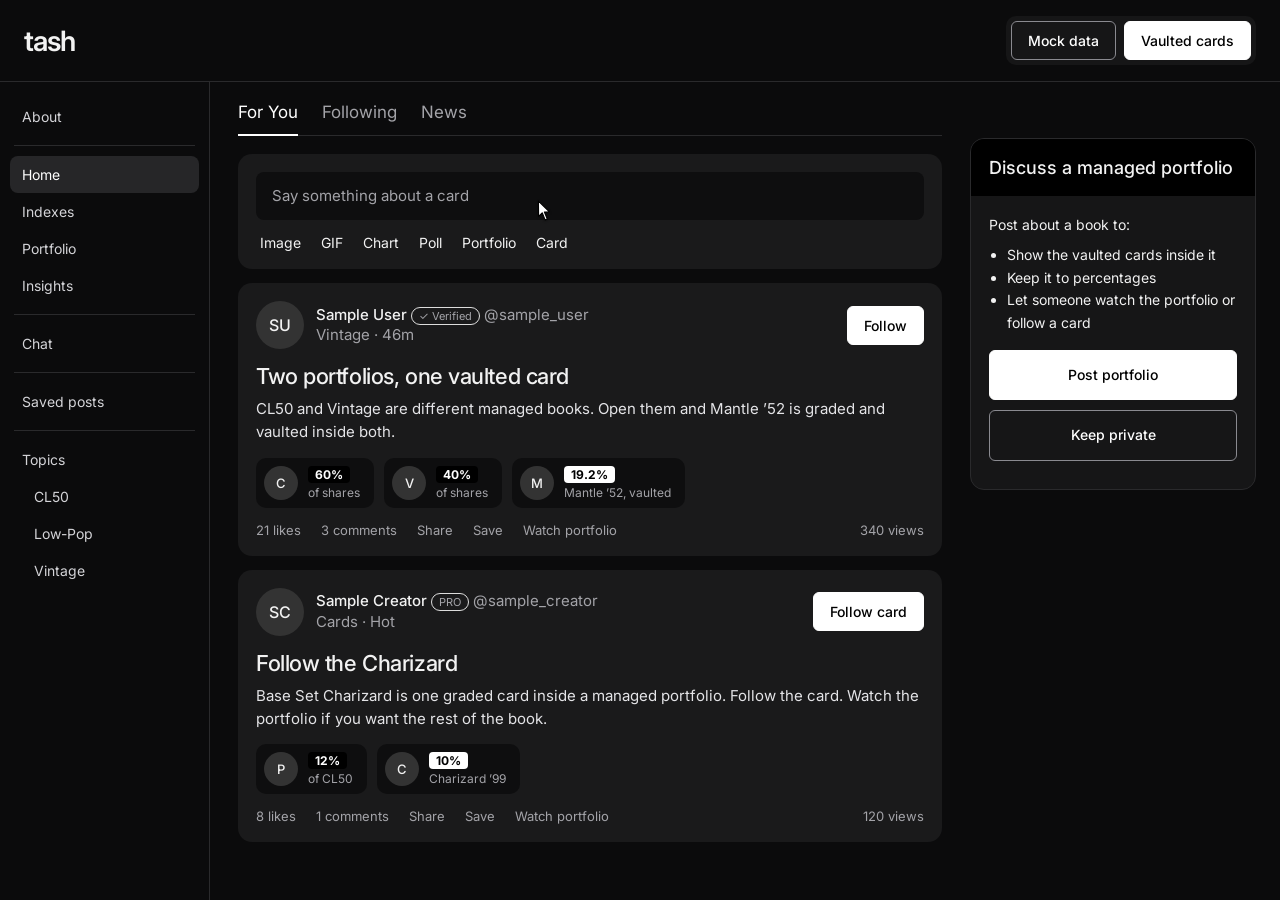
<file: demo/feed.html>
<!doctype html><html lang="en"><head><meta charset="utf-8"><title>Blossom for Tash: feed demo</title>
<meta name="viewport" content="width=device-width, initial-scale=1, viewport-fit=cover">
<link href="https://fonts.googleapis.com/css2?family=Inter:wght@400;500;600&display=swap" rel="stylesheet">
<style>
:root{--page:#e6e6ea;--pt:#16161a;--pm:#5c5c63;box-sizing:border-box;padding-top:env(safe-area-inset-top,0px);padding-bottom:env(safe-area-inset-bottom,0px);color-scheme:light}
html{scroll-padding-top:env(safe-area-inset-top,0px)}
@media (prefers-color-scheme:dark){:root:not([data-theme="light"]){--page:#050506;--pt:#f0f0f2;--pm:#9a9aa1;color-scheme:dark}}
:root[data-theme="dark"]{--page:#050506;--pt:#f0f0f2;--pm:#9a9aa1;color-scheme:dark}
*{box-sizing:border-box}body{margin:0;background:var(--page);color:var(--pt);font-family:Inter,sans-serif}
.wrap{max-width:1180px;margin:0 auto;padding:24px 16px 32px}
.cap{display:flex;align-items:center;gap:12px;min-height:44px;font-size:17px;font-weight:500;margin-bottom:12px}
.cap small{font-size:13px;color:var(--pm);font-weight:400}
.frame{position:relative;background:#0b0b0c;color:#f2f2f2;border-radius:16px;overflow:hidden;border:1px solid #2a2a2c;min-height:760px}
header{display:flex;justify-content:space-between;align-items:center;padding:16px 24px;border-bottom:1px solid #2a2a2c}
.logo{font-family:Inter,sans-serif;font-weight:600;font-size:28px;letter-spacing:-.04em;line-height:1}
.hb{display:flex;gap:8px;background:#161617;border-radius:10px;padding:5px}
.btn{display:inline-block;border:1px solid #fff;border-radius:6px;padding:10px 16px;font-size:14px;font-weight:500;background:#fff;color:#000;white-space:nowrap}
.btn.o{background:transparent;color:#fff;border-color:#8a8a90}
.cols{display:flex;min-height:690px}
aside{width:210px;flex:none;border-right:1px solid #2a2a2c;padding:16px 10px;font-size:14px}
aside div{padding:10px 12px;border-radius:8px;color:#d4d4d8}aside .a{background:#262628;color:#fff}aside hr{border:0;border-top:1px solid #2a2a2c;margin:10px 4px}
main{flex:1;min-width:0;padding:20px 28px}
.rail{width:310px;flex:none;padding:56px 24px 0 0}
.tabs{display:flex;gap:24px;font-size:17px;border-bottom:1px solid #2a2a2c;margin-bottom:18px}.tabs span{padding-bottom:12px;color:#a3a3a8}.tabs .a{color:#fff;border-bottom:2px solid #fff;margin-bottom:-1px}
.card{background:#1a1a1b;border-radius:14px;padding:18px;margin-bottom:14px}
.cin{background:#0e0e0f;border-radius:8px;padding:14px 16px;font-size:15px;min-height:48px;color:#a3a3a8}.cin.t{color:#f2f2f2;line-height:1.5}
.car{display:inline-block;width:2px;height:16px;background:#fff;vertical-align:middle;margin-left:1px;animation:bl 1s steps(1) infinite}@keyframes bl{50%{opacity:0}}
.acts{display:flex;gap:20px;font-size:14px;padding:14px 4px 0;align-items:center;flex-wrap:wrap}.acts .sp{margin-left:auto}
.att{display:none;margin-top:12px}.att.s{display:block;animation:in .5s}
.post{background:#1a1a1b;border-radius:14px;padding:18px;margin-bottom:14px}
.post.in{animation:in .4s ease-out}
@keyframes in{from{opacity:0;transform:translateY(-8px)}to{opacity:1;transform:none}}
.ph{display:flex;align-items:center;gap:12px}.av{width:48px;height:48px;border-radius:50%;background:#333;display:flex;align-items:center;justify-content:center;font-weight:500;flex:none}
.ph .n{flex:1;font-size:15px;line-height:1.35}.ph .n span{color:#a3a3a8}.bdg{font-size:11px;border:1px solid #ddd;border-radius:99px;padding:1px 7px;margin-left:4px}
h3{margin:14px 0 8px;font-size:22px;font-weight:500;letter-spacing:-.02em}.post p{margin:0 0 14px;font-size:15px;line-height:1.55;color:#e4e4e7}
.chips{display:flex;gap:10px;flex-wrap:wrap}.chip{display:flex;align-items:center;gap:10px;background:#0e0e0f;border-radius:10px;padding:8px 14px 8px 8px;font-size:12px;color:#a3a3a8}
.chip i{width:34px;height:34px;border-radius:50%;background:#333;color:#f2f2f2;font-style:normal;display:flex;align-items:center;justify-content:center;font-size:13px;font-weight:500}.chip b{display:inline-block;background:#000;color:#fff;border-radius:4px;padding:1px 7px;font-size:12px;margin-bottom:2px}.chip b.w{background:#fff;color:#000}
.pa{display:flex;gap:20px;margin-top:14px;font-size:13px;color:#a3a3a8;flex-wrap:wrap}.pa .sp{margin-left:auto}.pa .h.on{color:#fff}.pa .h.pop{animation:pp .28s}@keyframes pp{50%{transform:scale(1.06)}}
.cm{margin-top:12px;padding-top:12px;border-top:1px solid #2a2a2c;font-size:13px;color:#d4d4d8;animation:in .6s}
.pill{display:none;text-align:center;margin:-4px auto 14px;width:max-content}.pill.s{display:block;animation:in .5s}
.fb.on{background:transparent;color:#fff;border-color:#8a8a90}
.rail .card{padding:0;overflow:hidden;border:1px solid #2a2a2c;background:#161617}.rail h4{margin:0;padding:18px;font-size:18px;font-weight:500;background:#000}.rail .b{padding:18px;font-size:14px;line-height:1.6}.rail ul{padding-left:18px;margin:8px 0 16px}.rail .btn{display:block;text-align:center;margin-bottom:10px;padding:13px}
#cur{position:absolute;left:0;top:0;width:17px;height:23px;pointer-events:none;z-index:9;opacity:0;transform-origin:1px 1px;transition:transform .48s cubic-bezier(.22,.7,.3,1),opacity .16s linear;filter:drop-shadow(0 1px 1px rgba(0,0,0,.35))}#cur.instant{transition:none}#cur svg{display:block;overflow:visible}#cur i{position:absolute;left:1px;top:1px;width:16px;height:16px;margin:-8px 0 0 -8px;border:1.5px solid #fff;border-radius:50%;opacity:0;transform:scale(.3)}#cur.down i{animation:tap .34s ease-out}@keyframes tap{to{opacity:0;transform:scale(1.35)}0%{opacity:.8;transform:scale(.25)}}
#toast{position:absolute;right:20px;bottom:20px;background:#fff;color:#000;font-size:14px;font-weight:500;padding:12px 18px;border-radius:10px;opacity:0;transform:translateY(10px);transition:.35s;z-index:8;max-width:320px}#toast.s{opacity:1;transform:none}
.ctrl{display:flex;align-items:center;gap:12px;margin-top:14px;flex-wrap:wrap}.ctrl button{font:inherit;font-size:14px;font-weight:500;min-height:44px;padding:0 20px;border-radius:8px;border:1px solid var(--pm);background:transparent;color:var(--pt);cursor:pointer}
.dots{display:flex;gap:6px;margin-left:auto}.dots i{width:28px;height:4px;border-radius:2px;background:var(--pm);opacity:.35}.dots i.a{opacity:1;background:var(--pt)}
@media(max-width:1000px){.rail{display:none}}@media(max-width:820px){aside{display:none}main{padding:16px}}
@media(prefers-reduced-motion:reduce){*{animation-duration:.01s!important;transition-duration:.01s!important}}
html,body{height:100%;background:#0b0b0c;overflow:hidden}
.wrap{max-width:none;height:100%;padding:0}
.cap,.ctrl,.wrap>p{display:none}
.frame{height:100%;min-height:0;border:0;border-radius:0;display:flex;flex-direction:column}
.cols{flex:1;min-height:0}
main{overflow:auto;transition:opacity .22s ease}
</style></head><body><div class="wrap">
<div class="cap"><span id="cap">Sample users posting in the Home feed</span><small id="cn"></small></div>
<div class="frame" id="frame">
<header><span class="logo">tash</span><div class="hb"><span class="btn o">Mock data</span><span class="btn">Vaulted cards</span></div></header>
<div class="cols"><aside><div>About</div><hr><div class="a">Home</div><div>Indexes</div><div>Portfolio</div><div>Insights</div><hr><div>Chat</div><hr><div>Saved posts</div><hr><div>Topics</div><div style="padding-left:24px">CL50</div><div style="padding-left:24px">Low-Pop</div><div style="padding-left:24px">Vintage</div></aside>
<main><div class="tabs"><span class="a">For You</span><span>Following</span><span>News</span></div>
<div class="card"><div class="cin" id="cin"><span id="ct">What’s your thesis?</span><span class="car" id="car" style="display:none"></span></div>
<div class="att" id="att"><div class="chips"><div class="chip"><i>C</i><div><b>70%</b><br>allocated</div></div><div class="chip"><i>V</i><div><b>30%</b><br>allocated</div></div><div class="chip"><i>M</i><div><b class="w">17.4%</b><br>Mantle ’52 overlap</div></div></div></div>
<div class="acts"><span>Image</span><span>GIF</span><span>Chart</span><span>Poll</span><span id="apf">Portfolio</span><span>Card</span><span class="btn sp" id="pb" style="display:none">Post</span></div></div>
<div class="pill" id="pill"><span class="btn">1 new post</span></div>
<div id="feed"></div></main>
<div class="rail"><div class="card"><h4>Discuss a managed portfolio</h4><div class="b">Post about a book to:<ul><li>Show the vaulted cards inside it</li><li>Keep it to percentages</li><li>Let someone watch the portfolio or follow a card</li></ul><span class="btn">Post portfolio</span><span class="btn o">Keep private</span></div></div></div></div>
<div id="cur" aria-hidden="true"><svg viewBox="0 0 17 23" width="17" height="23"><path d="M1.4 1.1l.2 15.2 3.6-3.5 2.9 7.1 2.2-.9-2.9-7 4.8-.3z" fill="#fff" stroke="#000" stroke-width="1.15" stroke-linejoin="round"/></svg><i></i></div>
<div id="toast"></div></div>
<div class="ctrl"><button id="pp">Pause</button><button id="rp">Replay</button><div class="dots" id="dots"></div></div>
<p style="font-size:12px;color:var(--pm);margin-top:20px;max-width:720px;line-height:1.6">Sample users, portfolios, and cards are illustrative. Not investment advice, and not a live trade.</p></div>
<script>
const $=s=>document.querySelector(s),fr=$('#frame'),cur=$('#cur');let run=0,paused=false;
const STEPS=['Write about a card','Attach the portfolio','Post it to the feed','Others react in real time','New posts arrive','Follow a card','Watch a portfolio'];
$('#dots').innerHTML=STEPS.map(()=>'<i></i>').join('');
const chip=(i,b,t,w)=>`<div class="chip"><i>${i}</i><div><b${w?' class="w"':''}>${b}</b><br>${t}</div></div>`;
const post=(o)=>`<div class="post ${o.cls||''}" id="${o.id}"><div class="ph"><div class="av">${o.av}</div><div class="n"><b style="font-weight:500">${o.name}</b>${o.bd||''} <span>${o.h}</span><br><span>${o.sub}</span></div><span class="btn fb" id="${o.id}f">${o.follow||'Follow'}</span></div><h3>${o.t}</h3><p>${o.b}</p><div class="chips">${o.ch}</div><div class="pa"><span class="h" id="${o.id}l"><span class="c">${o.l}</span> likes</span><span class="cc">${o.c} comments</span><span>Share</span><span>Save</span><span id="${o.id}p">${o.track||'Watch portfolio'}</span><span class="sp">${o.v} views</span></div><div class="cmw"></div></div>`;
const P1={id:'p1',av:'SU',name:'Sample User',bd:'<span class="bdg">✓ Verified</span>',h:'@sample_user',sub:'Vintage · 46m',t:'Two portfolios, one vaulted card',b:'CL50 and Vintage are different managed books. Open them and Mantle ’52 is graded and vaulted inside both.',ch:chip('C','60%','of shares')+chip('V','40%','of shares')+chip('M','19.2%','Mantle ’52, vaulted',1),l:21,c:3,v:340};
const P2={id:'p2',av:'SC',name:'Sample Creator',bd:'<span class="bdg">PRO</span>',h:'@sample_creator',sub:'Cards · Hot',t:'Follow the Charizard',b:'Base Set Charizard is one graded card inside a managed portfolio. Follow the card. Watch the portfolio if you want the rest of the book.',ch:chip('P','12%','of CL50')+chip('C','10%','Charizard ’99',1),l:8,c:1,v:120,follow:'Follow card'};
const ME={id:'me',cls:'in',av:'SD',name:'Sam Demo',h:'@sample_you',sub:'Just now',t:'Watching CL50, following Mantle',b:'CL50 and Vintage both hold Mantle ’52 in the vault. My mock shares are 70/30, and the card is 17.4% of the book. Nothing here is an order.',ch:chip('C','70%','of shares')+chip('V','30%','of shares')+chip('M','17.4%','Mantle ’52, vaulted',1),l:0,c:0,v:1};
const NEW={id:'nw',cls:'in',av:'S2',name:'Sample User 2',h:'@sample_user_2',sub:'Just now',t:'Watching Low-Pop beside Vintage',b:'In this sample, Low-Pop and Vintage share no card. Both are managed portfolios. The cards stay vaulted.',ch:chip('L','50%','of shares')+chip('V','50%','of shares')+chip('0%','overlap','no shared cards',1).replace('<i>0%</i>','<i>–</i>'),l:0,c:0,v:1};
class X extends Error{}
async function w(ms){let t=0,id=run;while(t<ms){await new Promise(r=>setTimeout(r,40));if(id!==run)throw new X;if(!paused)t+=40}}
const scroller=()=>document.querySelector('main');
function point(el,dx=.42,dy=.58){const r=el.getBoundingClientRect(),f=fr.getBoundingClientRect();return [Math.round(r.left-f.left+r.width*dx),Math.round(r.top-f.top+r.height*dy)]}
function jump(x,y){cur.classList.add('instant');cur.style.transform=`translate(${x}px,${y}px)`;void cur.offsetWidth;cur.classList.remove('instant')}
function glide(x,y){cur.style.transform=`translate(${x}px,${y}px)`;cur.style.opacity='1'}
async function reveal(el){const box=scroller(),sr=box.getBoundingClientRect(),r=el.getBoundingClientRect();if(r.top<sr.top+8||r.bottom>sr.bottom-8){cur.style.opacity='0';box.scrollTop+=r.top-sr.top-Math.min(72,sr.height*.22);await w(90)}}
async function press(){cur.classList.add('down');await w(90);cur.classList.remove('down');await w(80)}
async function clk(el){await reveal(el);const [x,y]=point(el);if(cur.style.opacity!=='1'){jump(x-26,y-16);cur.style.opacity='1';await w(50)}glide(x,y);await w(520);await press()}
async function toast(t,ms=1800){const e=$('#toast');e.textContent=t;e.classList.add('s');await w(ms)}
function hideToast(){$('#toast').classList.remove('s')}
function step(i){$('#cn').textContent=`${i+1} of ${STEPS.length}`;$('#cap').textContent=STEPS[i];document.querySelectorAll('#dots i').forEach((d,k)=>d.className=k===i?'a':'')}
function reset(){const box=scroller();box.scrollTop=0;$('#feed').innerHTML=post(P1)+post(P2);$('#ct').textContent='Say something about a card';$('#cin').classList.remove('t');$('#car').style.display='none';$('#att').classList.remove('s');$('#pb').style.display='none';$('#pill').classList.remove('s');hideToast();cur.classList.remove('down');cur.style.opacity='0'}
async function main(){const id=++run;try{const box=scroller();box.style.opacity='0';await w(200);reset();await w(40);box.style.opacity='1';await w(420);
step(0);const cin=$('#cin');await clk(cin);cin.classList.add('t');$('#ct').textContent='';$('#car').style.display='inline-block';
const txt='Mantle ’52 is vaulted inside CL50 and Vintage. Watching both portfolios.';for(const ch of txt){$('#ct').textContent+=ch;await w(28)}await w(420);
step(1);await clk($('#apf'));$('#att').classList.add('s');$('#pb').style.display='inline-block';await w(520);
step(2);await clk($('#pb'));cur.style.opacity='0';$('#feed').insertAdjacentHTML('afterbegin',post(ME));box.scrollTop=0;$('#ct').textContent='Say something about a card';$('#cin').classList.remove('t');$('#car').style.display='none';$('#att').classList.remove('s');$('#pb').style.display='none';await w(700);
step(3);const lk=$('#mel'),cn=lk.querySelector('.c');await reveal(lk);glide(...point(lk,.25,.6));await w(480);for(const [n,t] of [[1,'@sample_user liked your post'],[2,'@sample_creator liked your post'],[3,'@sample_user_2 liked your post']]){cn.textContent=n;lk.classList.add('on','pop');setTimeout(()=>lk.classList.remove('pop'),280);if(n===2){$('#me .cc').textContent='1 comment';$('#me .cmw').innerHTML='<div class="cm"><b style="font-weight:500">Sample User</b> Following the card too. It stays in the vault.</div>'}toast(t,1100);await w(1200)}hideToast();await w(240);
step(4);$('#pill').classList.add('s');await w(700);await clk($('#pill .btn'));$('#pill').classList.remove('s');cur.style.opacity='0';$('#feed').insertAdjacentHTML('afterbegin',post(NEW));box.scrollTop=0;await w(1100);
step(5);const f=$('#p2f');await clk(f);f.textContent='Following card';f.classList.add('on');toast('Following Charizard ’99. The card stays vaulted.');await w(1600);hideToast();await w(200);
step(6);await clk($('#p1p'));toast('Watching Vintage. Mock data only. No checkout.',2200);await w(2400);
cur.style.opacity='0';await w(500);main()}catch(e){if(!(e instanceof X))throw e}}
$('#pp').onclick=()=>{paused=!paused;$('#pp').textContent=paused?'Play':'Pause'};$('#rp').onclick=()=>{paused=false;$('#pp').textContent='Pause';main()};
main();
</script></body></html>
</file>
<file: css/base.css>
*,
*::after,
*::before {
  box-sizing: border-box;
}

:root {
  font-size: 12px;
  --color-text: #fff;
  --color-bg: #000;
  --color-link: #fff;
  --color-link-hover: #c471e1;
  --page-padding: 1.5rem;
  --color-card-1: #d09df2;
  --color-card-2: #9df2eb;
  --color-card-3: #f5e2a4;
  --color-card-4: #d09df2;
  --color-card-5: #9dcaf2;
  --color-card-6: #f29dcc;
  --color-bg-card: rgba(255, 255, 255, 0.2);
  --color-bg-card-inner: rgb(41 27 41);
}

body {
  margin: 0;
  color: var(--color-text);
  background-color: var(--color-bg);
  font-family: "Kode Mono", monospace;
  -webkit-font-smoothing: antialiased;
  -moz-osx-font-smoothing: grayscale;
  background-image: none;
  overflow-x: hidden;
}

/* Page Loader */
.js .loading::before,
.js .loading::after {
  content: '';
  position: fixed;
  z-index: 1000;
}

.js .loading::before {
  top: 0;
  left: 0;
  width: 100%;
  height: 100%;
  background: var(--color-bg);
}

.js .loading::after {
  top: 50%;
  left: 50%;
  width: 60px;
  height: 60px;
  margin: -30px 0 0 -30px;
  border-radius: 50%;
  opacity: 0.4;
  background: var(--color-link);
  animation: loaderAnim 0.7s linear infinite alternate forwards;

}

@keyframes loaderAnim {
  to {
    opacity: 1;
    transform: scale3d(0.5,0.5,1);
  }
}

a {
  text-decoration: underline;
  color: var(--color-link);
  outline: none;
  cursor: pointer;
}

a:hover {
  text-decoration: underline;
  color: var(--color-link-hover);
  outline: none;
}

/* Better focus styles from https://developer.mozilla.org/en-US/docs/Web/CSS/:focus-visible */
a:focus {
  /* Provide a fallback style for browsers
   that don't support :focus-visible */
  outline: none;
  background: lightgrey;
}

a:focus:not(:focus-visible) {
  /* Remove the focus indicator on mouse-focus for browsers
   that do support :focus-visible */
  background: transparent;
}

a:focus-visible {
  /* Draw a very noticeable focus style for
   keyboard-focus on browsers that do support
   :focus-visible */
  outline: 2px solid red;
  background: transparent;
}

.unbutton {
  background: none;
  border: 0;
  padding: 0;
  margin: 0;
  font: inherit;
  cursor: pointer;
}

.unbutton:focus {
  outline: none;
}

.frame {
  padding: var(--page-padding);
  position: relative;
  display: grid;
  z-index: 1000;
  width: 100%;
  height: 100%;
  grid-row-gap: 1rem;
  grid-column-gap: 2rem;
  pointer-events: none;
  justify-items: start;
  grid-template-columns: auto auto;
  grid-template-areas: 'title title' 'back archive' 'sponsor sponsor' 'hire hire';
}

.frame a {
  pointer-events: auto;
}

.frame__title {
  grid-area: title;
  font-size: inherit;
  margin: 0;
}

.frame__back {
  grid-area: back;
  justify-self: start;
}

.frame__archive {
  grid-area: archive;
  justify-self: start;
}

.frame__sub {
  display: grid;
  position: fixed;
  bottom: var(--page-padding);
  right: var(--page-padding);
  width: 50px;
  height: 50px;
  border: 1px solid var(--color-link-hover);
  place-items: center;
  border-radius: 50%;
}

.frame__sub:hover::before,
.frame__sub:focus::before  {
  content: '';
  position: absolute;
  width: 30px;
  height: 30px;
  top: -30%;
  left: -30%;
}

.frame__sub svg {
  fill: var(--color-link-hover);
  width: 25px;
  height: 25px;
}

.modal {
  pointer-events: none;
  opacity: 0;
  transform: translate3d(0,20px,0);
  position: absolute;
  bottom: 55px;
  right: 0px;
  background: #8a74c4;
  color: #fff;
  width: 280px;
  max-width: calc(100vw - var(--page-padding) * 2);
  line-height: 1.4;
  padding: 1.5rem;
  font-size: 16px;
  border-radius: 8px;
  transition: all 0.3s;
}

.frame__sub:hover .modal,
.frame__sub:focus .modal {
  pointer-events: auto;
  opacity: 1;
  transform: translate3d(0px,0px,0px);
}

.frame__hire {
  grid-area: hire;
  max-width: 200px;
}

.frame__demos {
  grid-area: demos;
  display: flex;
  gap: 1rem;
}

main {
  position: relative;
}

.intro {
  width: 100%;
  padding: 8vh var(--page-padding) 12vh;
}


.intro__hint {
  grid-area: intro-hint;
  position: relative;
  z-index: 100;
  align-self: center;
  font-size: 1.5rem;
  text-align: center;
}

.intro__hint::after {
  content: '\00BB';
  position: absolute;
  top: 100%;
  left: 0%;
  text-align: center;
  font-size: 3rem;
  width: 100%;
  transform: rotate(90deg);
  animation: pulse 0.3s linear alternate infinite;
}

@keyframes pulse {
  to {
    top: 120%;
  }
}

.outro {
  display: grid;
  place-items: center;
  margin: 40vh 0;
}

.outro__title {
  font-weight: 300;
  font-size: clamp(1.5rem,10vw,2rem);
}

.grid {
  position: relative;
  perspective: 1000px;
  display: grid;
  grid-template-columns: repeat(3,auto);
  justify-content: center;
  gap: 3rem;
}

.card {
  width: 30vw;
  max-width: 255px;
  min-width: 150px;
  aspect-ratio: 2/3;
  font-size: 9px;
  text-transform: uppercase;
  padding: 5px;
  display: grid;
  grid-template-columns: 1fr 1fr;
  border-radius: 10px;
  position: relative;
  align-items: stretch;
  outline: 1px solid var(--color-card);
  background: var(--color-bg-card);
  grid-template-areas: 'card-img card-img' 'card-title card-meta' 'card-subtitle card-subtitle' 'card-desc card-desc';
}

.grid .card {
   box-shadow: 0 2px 7px 0 rgba(0,0,0,0.8);
}

.card:nth-child(1n) {
  --color-card: var(--color-card-1);
}

.card:nth-child(2n) {
  --color-card: var(--color-card-2);
}

.card:nth-child(3n) {
  --color-card: var(--color-card-3);
}

.card:nth-child(4n) {
  --color-card: var(--color-card-4);
}

.card:nth-child(5n) {
  --color-card: var(--color-card-5);
}

.card:nth-child(6n) {
  --color-card: var(--color-card-6);
}

.card > * {
  background-color: var(--color-bg-card-inner);
}

.card__img {
  grid-area: card-img;
  background-size: cover;
  background-position: 50% 50%;
  aspect-ratio: 1;
  max-width: 100%;
  border-radius: 6px 6px 0 0;
}

.card__title {
  padding: 0.5rem 3px;
  grid-area: card-title;
  margin: 0;
}

.card__meta {
  grid-area: card-meta;
  padding: 0.5rem 3px;
  text-align: right;
}

.card__subtitle {
  grid-area: card-subtitle;
  margin: 0;
  padding: 0 3px;
}

.card__description {
  grid-area: card-desc;
  margin: 0;
  border-radius: 0 0 6px 6px;
  padding: 0 3px;
}

.card-wrap {
  margin-top: 5vh;
  display: grid;
  grid-gap: 2rem;
  grid-auto-flow: row;
  grid-template-columns: 250px;
  text-align: center;
  justify-items: center;
}

.card--rel  {
  align-items: start;
  background: rgba(255,255,255,0.1);
}

.card--rel .card__img {
  aspect-ratio: 4 / 3;
  filter: contrast(0.8);
}

.card--rel .card__title {
  grid-column-end: 3;
  background: none;
  font-size: 1.5rem;
  font-weight: 400;
  text-transform: none;
  padding: 2rem 1rem 1rem;
}

.credits {
  font-size: 1.5rem;
  text-align: center;
  margin: 50vh auto 0;
  padding-bottom: 50vh;
}

.section-title {
  width: 100%;
  display: grid;
  place-items: center;
  font-size: clamp(2rem,6vw,6rem);
  line-height: 1;
  font-weight: 400;
  margin: 25vh auto 0;
  max-width: 600px;
  text-align: center;
  text-transform: uppercase;
}

.wrap {
  position: relative;
  min-height: 100vh;
}

.wrap__inner {
  position: relative;
  perspective: 1000px;
}

.content {
  width: 100vw;
  position: relative;
  transform-style: preserve-3d;
  display: grid;
  grid-template-areas: 'card';
  grid-template-columns: 100%;
  place-items: center;
}

.content .card {
  grid-area: card;
  padding: 0;
  outline: none;
  overflow: hidden;
  background: #0c0c0c;
}

.content .card .card__img {
  grid-area: 1 / 1 / -1 / -1;
  position: absolute;
  top: 0;
  right: 0;
  bottom: 0;
  left: 0;
  width: auto;
  height: auto;
  max-width: none;
  aspect-ratio: auto;
  border-radius: inherit;
  background-size: cover;
  background-position: center;
}

.content .card::after {
  content: "";
  position: absolute;
  z-index: 2;
  inset: -30% -70%;
  background: linear-gradient(
    105deg,
    transparent 40%,
    rgba(255, 255, 255, 0.18) 46%,
    rgba(255, 255, 255, 0.9) 50%,
    rgba(255, 255, 255, 0.18) 54%,
    transparent 60%
  );
  transform: translateX(calc((var(--shine, 0) - 0.5) * 116%)) rotate(8deg);
  mix-blend-mode: overlay;
  pointer-events: none;
}

@media (prefers-reduced-motion: reduce) {
  .content .card::after { opacity: 0; }
}

@media screen and (min-width: 53em) {
  body {
    --page-padding: 2rem;
  }
  .frame {
    position: fixed;
    top: 0;
    left: 0;
    width: 100%;
    height: 100%;
    grid-template-columns: auto auto auto 1fr;
    grid-template-rows: auto auto;
    align-content: space-between;
    grid-template-areas: 'title back archive sponsor' 'hire ... ... sub';
  }
  .frame__sub {
    justify-self: end;
  }
  .frame__title {
    padding-right: 4rem;
  }
  .frame__hire {
    align-self: end;
  }
  .modal {
    bottom: 50px;
    right: 50px;
  }
  .intro {
    padding-top: 12vh;
  }
  .content {
    min-height: 100vh;
    justify-content: center;
    align-items: center;
  }
  .card-wrap {
    grid-template-columns: repeat(2, 300px);
  }
}
</file>
<file: css/hero.css>
.hero {
  --hero-font: "SF Pro Text", "SF Pro", -apple-system, system-ui, Inter, "Segoe UI", sans-serif;
  position: relative;
  display: flex;
  flex-direction: column;
  align-items: center;
  overflow-x: clip;
  background: #000;
  color: #fff;
  text-align: center;
  padding: 0 0 72px;
  font-family: var(--hero-font);
}

.page-guides {
  position: fixed;
  inset: 0;
  z-index: 4;
  pointer-events: none;
}

.page-guides::before,
.page-guides::after {
  content: "";
  display: none;
  position: absolute;
  top: 0;
  bottom: 0;
  width: 1px;
  background-image: repeating-linear-gradient(#333 0 4px, transparent 4px 8px);
}

.hero__nav {
  position: relative;
  z-index: 5;
  display: grid;
  grid-template-columns: 1fr auto;
  align-items: center;
  width: min(1224px, 100%);
  padding: 19px 24px;
}

.hero__brand {
  display: inline-flex;
  align-items: center;
  gap: 8px;
  color: #fff;
  text-decoration: none;
  font-size: 22px;
  font-weight: 560;
  letter-spacing: -0.03em;
}

.hero__links { display: none; }

@media (max-width: 767px) {
  .hero__nav.is-open .hero__links {
    position: absolute;
    top: 100%;
    left: 0;
    right: 0;
    z-index: 6;
    display: flex;
    flex-direction: column;
    gap: 2px;
    padding: 4px 16px 16px;
    background: #000;
  }

  .hero__nav.is-open .hero__links a {
    padding: 12px 8px;
    color: #fff;
    font-size: 16px;
    text-align: left;
    text-decoration: none;
  }
}

.hero__nav-end {
  display: flex;
  justify-self: end;
  align-items: center;
  gap: 8px;
}

.hero__menu {
  width: 33px;
  height: 33px;
  border: 0.5px solid rgba(255, 255, 255, 0.18);
  border-radius: 6px;
  background: transparent;
  color: #fff;
  display: grid;
  place-items: center;
}

.hero__menu svg { width: 16px; height: 16px; stroke: currentColor; fill: none; stroke-width: 1; }

.hero__title {
  position: relative;
  z-index: 1;
  width: 100%;
  margin: 64px 0 0;
  padding: 0 24px;
  font-size: 28px;
  font-weight: 500;
  line-height: 1;
  letter-spacing: -0.015em;
}

.hero__live {
  position: absolute;
  width: 1px;
  height: 1px;
  margin: -1px;
  padding: 0;
  overflow: hidden;
  clip: rect(0, 0, 0, 0);
  white-space: nowrap;
  border: 0;
}

.hero__line {
  display: flex;
  flex-wrap: wrap;
  align-items: center;
  justify-content: center;
  gap: 6px;
}

.hero__where.is-wrapped,
.hero__tail.is-wrapped { flex-basis: 100%; }

.hero__chip {
  display: inline-flex;
  align-items: center;
  box-sizing: border-box;
  height: 44px;
  padding: 1px 12px 2px;
  border-radius: 12px;
  transition: background-color 500ms ease, color 500ms ease;
}

.hero__chip-stage {
  position: relative;
  display: block;
  height: 100%;
  transition: width 500ms cubic-bezier(0.3, 0.7, 0, 1);
}

.hero__face {
  position: absolute;
  left: 0;
  top: 0;
  display: flex;
  align-items: center;
  gap: 5px;
  height: 100%;
  white-space: nowrap;
}

.hero__face svg { width: 26px; height: 26px; flex: none; fill: currentColor; }

.hero__face.is-in { animation: hero-chip-in 500ms ease forwards; }
.hero__face.is-out { animation: hero-chip-out 500ms ease forwards; }

@keyframes hero-chip-in {
  from { opacity: 0; filter: blur(10px); }
  to { opacity: 1; filter: blur(0); }
}
@keyframes hero-chip-out {
  from { opacity: 1; filter: blur(0); }
  to { opacity: 0; filter: blur(10px); }
}

.hero__cta {
  position: relative;
  z-index: 2;
  display: inline-flex;
  align-items: center;
  gap: 2px;
  margin-top: 26px;
}

.hero__dl,
.hero__dl-more {
  display: inline-flex;
  align-items: center;
  justify-content: center;
  height: 40px;
  border: 0;
  background: #fff;
  color: #111;
  font: inherit;
  font-size: 14px;
  font-weight: 500;
  text-decoration: none;
  cursor: pointer;
}

.hero__dl {
  gap: 6px;
  padding: 0 20px;
  border-radius: 6px 2px 2px 6px;
}

.hero__dl svg { width: 14px; height: 14px; fill: currentColor; }

.hero__dl-more {
  width: 28px;
  border-radius: 2px 6px 6px 2px;
}

.hero__dl-more svg { width: 14px; height: 14px; fill: none; stroke: currentColor; stroke-width: 1.6; }

.hero__platforms {
  position: absolute;
  top: calc(100% + 8px);
  right: 0;
  width: 168px;
  padding: 8px;
  border: 0.5px solid rgba(255, 255, 255, 0.14);
  border-radius: 10px;
  background: #161616;
  box-shadow: 0 12px 32px rgba(0, 0, 0, 0.35);
}

.hero__platforms button {
  display: block;
  width: 100%;
  padding: 8px 10px;
  border: 0;
  border-radius: 6px;
  background: transparent;
  color: #fff;
  font: inherit;
  font-size: 14px;
  text-align: left;
  cursor: pointer;
}

.hero__platforms button:hover { background: rgba(255, 255, 255, 0.06); }

.hero__stage {
  position: relative;
  width: min(1436px, calc(100% - 32px));
  margin: 48px auto 0;
  overflow: hidden;
  border-radius: 16px;
  aspect-ratio: 1276 / 722;
}

.hero__wash {
  position: absolute;
  inset: -48px;
  background: #000;
}

.hero__frame {
  position: absolute;
  left: 5.5%;
  right: 5.5%;
  top: 5.5%;
  bottom: 8%;
  padding: 6px;
  border: 1px solid rgba(255, 255, 255, 0.35);
  border-radius: 12px;
  background: #000;
}

.hero__app {
  height: 100%;
  overflow: hidden;
  border-radius: 6px;
  background: #0b0b0c;
  box-shadow: 0 18px 50px rgba(0, 0, 0, 0.3);
  text-align: left;
}

.hero__demo {
  display: block;
  width: 100%;
  height: 100%;
  border: 0;
  background: #0b0b0c;
}

@media (min-width: 768px) {
  .hero__title { margin-top: 64px; font-size: 36px; }
  .hero__line { gap: 8px; }
  .hero__chip { height: 52px; padding: 1px 14px 3px; border-radius: 14px; }
  .hero__face { gap: 6px; }
  .hero__face svg { width: 32px; height: 32px; }
  .hero__nav { grid-template-columns: auto 1fr auto; }
  .hero__links {
    display: flex;
    justify-content: center;
    align-items: center;
    gap: 20px;
  }
  .hero__links a,
  .hero__resources {
    border: 0;
    background: none;
    color: #9a9a9a;
    font: inherit;
    font-size: 14px;
    text-decoration: none;
    cursor: pointer;
  }
  .hero__links a[aria-current="page"] { color: #fff; }
  .hero__menu { display: none; }
}

@media (min-width: 1024px) {
  .hero { padding-bottom: 72px; }
  .page-guides::before,
  .page-guides::after { display: block; }
  .page-guides::before { left: max(24px, calc(50% - 694px)); }
  .page-guides::after { right: max(24px, calc(50% - 694px)); }
  .hero__stage { width: min(1276px, calc(100% - 160px)); margin-top: 64px; border-radius: 32px; }
  .hero__frame { border-radius: 21px; padding: 8px; }
  .hero__app { border-radius: 13px; }
}

.wrap--lead {
  margin-top: 0;
}

.card.card--koraidon {
  padding: 0;
  background: transparent;
  overflow: hidden;
}

.card.card--koraidon .card__img {
  background-position: center 64%;
}

.wrap--lead .content {
  min-height: 78vh;
}

.mission {
  position: relative;
  background: #000;
  color: #fff;
  font-family: "SF Pro Text", "SF Pro", -apple-system, system-ui, Inter, "Segoe UI", sans-serif;
  padding: 88px 24px 96px;
}

.mission::before,
.mission::after {
  content: "";
  position: absolute;
  left: 24px;
  right: 24px;
  height: 1px;
  background-image: repeating-linear-gradient(90deg, #333 0 4px, transparent 4px 8px);
  pointer-events: none;
}

.mission::before { top: 0; }
.mission::after { bottom: 0; }

.mission__mark {
  position: absolute;
  top: -4px;
  left: 20px;
  z-index: 2;
  width: 8px;
  height: 8px;
  background: #fff;
}

.mission__top {
  display: grid;
  grid-template-columns: minmax(0, 1fr) minmax(280px, 520px);
  align-items: center;
  column-gap: 32px;
}

.mission__stack {
  position: relative;
  height: 420px;
  justify-self: end;
  width: min(100%, 520px);
}

.mission__holo {
  position: absolute;
  left: 50%;
  top: 50%;
  width: 230px;
  margin: -160px 0 0 -115px;
  aspect-ratio: 0.718;
  border-radius: 4.55% / 3.5%;
  overflow: visible;
  background: none;
}

.mission__holo:nth-child(1) { z-index: 2; }
.mission__holo:nth-child(2) { z-index: 3; }
.mission__holo:nth-child(3) { z-index: 1; }

.mission h2 {
  margin: 0;
  max-width: 12em;
  font-size: 48px;
  font-weight: 560;
  letter-spacing: -0.035em;
  line-height: 1.05;
}

.mission__body {
  margin: 22px 0 0;
  max-width: 34em;
  font-size: 18px;
  font-weight: 400;
  line-height: 1.45;
  color: #bdbdbd;
}

.aud {
  position: relative;
  display: grid;
  grid-template-columns: 220px minmax(0, 1fr);
  gap: 28px 64px;
  align-items: start;
  margin-top: 136px;
}

.aud::before {
  content: "";
  position: absolute;
  top: -68px;
  left: -24px;
  right: -24px;
  height: 1px;
  background-image: repeating-linear-gradient(90deg, #333 0 4px, transparent 4px 8px);
  pointer-events: none;
}

.aud__nav {
  display: flex;
  flex-direction: column;
  gap: 26px;
  padding: 40px 0 0 18px;
  position: sticky;
  top: 32px;
}

.aud__panel + .aud__panel { margin-top: 160px; }

.aud__role {
  position: relative;
  display: flex;
  align-items: center;
  gap: 12px;
  padding: 0;
  border: 0;
  background: none;
  color: #6b6b70;
  font: inherit;
  font-size: 16px;
  letter-spacing: -0.015em;
  text-align: left;
  cursor: pointer;
}

.aud__glyph {
  display: grid;
  place-items: center;
  width: 28px;
  height: 28px;
  border-radius: 50%;
  background: #1c1c1e;
  opacity: 0;
  flex: none;
}

.aud__glyph svg { width: 16px; height: 16px; fill: currentColor; }

.aud__role.is-on { color: #fff; }
.aud__role.is-on .aud__glyph { opacity: 1; }

.aud__role.is-on::before {
  content: "";
  position: absolute;
  left: -28px;
  top: 50%;
  width: 11px;
  height: 11px;
  transform: translateY(-50%);
  background: #d7b4ff;
  clip-path: polygon(50% 0, 62% 38%, 100% 50%, 62% 62%, 50% 100%, 38% 62%, 0 50%, 38% 38%);
}

.aud__role[data-aud="investors"].is-on .aud__glyph { color: #e4c8ff; background: #2c2140; }
.aud__role[data-aud="cards"].is-on .aud__glyph { color: #ffe7a3; background: #3a3114; }
.aud__role[data-aud="cards"].is-on::before { background: #f0d48a; }
.aud__role[data-aud="sports"].is-on .aud__glyph { color: #c5dcff; background: #1c2a40; }
.aud__role[data-aud="sports"].is-on::before { background: #b7d0fb; }
.aud__role[data-aud="collectors"].is-on .aud__glyph { color: #ffd0d2; background: #3a2224; }
.aud__role[data-aud="collectors"].is-on::before { background: #f3c4c8; }

.aud__card {
  padding: 36px 40px 32px;
  border: 1px solid #2a2a2c;
  border-radius: 22px;
  background: #121214;
}

.aud__card h3 {
  margin: 0;
  max-width: 16em;
  font-size: 40px;
  font-weight: 560;
  letter-spacing: -0.035em;
  line-height: 1.08;
}

.aud__card p {
  margin: 16px 0 0;
  max-width: 40em;
  color: #9a9a9e;
  font-size: 17px;
  line-height: 1.5;
}

.aud__frame {
  margin-top: 16px;
  padding: 22px;
  border-radius: 32px;
}

#aud-panel-investors .aud__frame { background: linear-gradient(165deg, #c9a6f5 0%, #e3b0ea 42%, #f0b6df 100%); }
#aud-panel-cards .aud__frame { background: linear-gradient(165deg, #f6e2a4 0%, #efcc78 46%, #f7e6c2 100%); }
#aud-panel-sports .aud__frame { background: linear-gradient(165deg, #b7c6fb 0%, #a9d0fb 48%, #d7e6fc 100%); }
#aud-panel-collectors .aud__frame { background: linear-gradient(165deg, #f5b8c4 0%, #f6c8bc 50%, #f8dfd0 100%); }

.aud__panel[hidden] { display: none !important; }

.shot {
  display: grid;
  grid-template-columns: 148px minmax(0, 1fr) 190px;
  min-height: 480px;
  overflow: hidden;
  border-radius: 16px;
  background: #141416;
  color: #fff;
  font-size: 14px;
}

.shot__side,
.shot__rail {
  padding: 20px 16px;
  color: #8d8d93;
}

.shot__side { border-right: 1px solid #2a2a2c; display: flex; flex-direction: column; gap: 14px; }
.shot__side b { color: #fff; font-size: 22px; font-weight: 600; letter-spacing: -0.04em; }
.shot__rail { border-left: 1px solid #2a2a2c; font-size: 13px; line-height: 1.45; }
.shot__rail strong { color: #fff; }
.shot__main { padding: 22px 22px 18px; }
.shot__who, .shot__ident { display: flex; align-items: center; gap: 10px; }
.shot__who img, .shot__face, .shot__ident img { width: 36px; height: 36px; border-radius: 50%; object-fit: cover; display: block; }
.shot__ident { align-items: flex-start; }
.shot__ident img { width: 64px; height: 64px; }
.shot__who strong, .shot__ident h4 { display: block; font-weight: 600; }
.shot__who em, .shot__ident em { color: #8d8d93; font-style: normal; font-size: 13px; }
.shot__main h4 { margin: 16px 0 8px; font-size: 26px; font-weight: 600; letter-spacing: -0.03em; line-height: 1.15; }
.shot__ident h4 { margin: 0; font-size: 26px; letter-spacing: -0.03em; }
.shot__main p { margin: 0; color: #d4d4d8; line-height: 1.45; }
.shot__pills { display: flex; flex-wrap: wrap; gap: 8px; margin-top: 16px; }
.shot__pills span { padding: 7px 10px; border-radius: 8px; background: #1c1c1e; font-weight: 600; }
.shot__pills em { margin-left: 4px; color: #8d8d93; font-style: normal; font-weight: 400; }
.shot__photo { margin: 14px 0 0; overflow: hidden; border-radius: 12px; }
.shot__photo img { display: block; width: 100%; height: 210px; object-fit: cover; }
.shot__photo--card { display: flex; justify-content: center; background: #1a1208; }
.shot__photo--card img { width: auto; height: 250px; object-fit: contain; }
.shot__face { width: 48px; height: 48px; margin-bottom: 10px; }
.shot__donut {
  position: relative;
  display: flex;
  flex-direction: column;
  align-items: center;
  justify-content: center;
  width: 124px;
  height: 124px;
  margin-bottom: 14px;
  border-radius: 50%;
  background: conic-gradient(#e4e4e7 0 42%, #a1a1aa 42% 66%, #71717a 66% 100%);
}
.shot__donut::before {
  content: "";
  position: absolute;
  inset: 24px;
  border-radius: 50%;
  background: #141416;
}
.shot__donut b, .shot__donut span { position: relative; z-index: 1; }
.shot__donut b { font-size: 15px; }
.shot__donut span { color: #8d8d93; font-size: 12px; }
.shot__stats { display: flex; gap: 16px; margin-top: 10px; color: #8d8d93; font-size: 12px; }
.shot__stats b { display: block; color: #fff; font-size: 16px; }
.shot__holds { display: flex; flex-direction: column; margin-top: 28px; }
.shot__holds span { display: flex; justify-content: space-between; padding: 11px 0; border-top: 1px solid #2a2a2c; font-weight: 650; }
.shot__holds em { color: #8d8d93; font-style: normal; font-weight: 400; }

@media (min-width: 1100px) {
  .mission__top { grid-template-columns: minmax(0, 1fr) minmax(520px, 760px); }
  .mission__stack { height: 520px; width: 100%; }
  .mission__holo { width: 286px; margin: -199px 0 0 -143px; }
  .aud__card h3 { font-size: 44px; }
}

@media (min-width: 1024px) {
  .mission {
    padding-left: calc(max(24px, calc(50% - 694px)) + 56px);
    padding-right: calc(max(24px, calc(50% - 694px)) + 36px);
  }
  .mission::before,
  .mission::after {
    left: max(24px, calc(50% - 694px));
    right: max(24px, calc(50% - 694px));
  }
  .mission__mark { left: calc(max(24px, calc(50% - 694px)) - 4px); }
  .aud::before { left: -56px; right: -36px; }
}

@media (max-width: 800px) {
  .hero__app { container-type: size; }
  .hero__demo {
    width: 1180px;
    height: 668px;
    transform-origin: top left;
    transform: scale(min(100cqw / 1180px, 100cqh / 668px));
  }
  .mission { padding: 64px 24px 48px; }
  .mission__top { grid-template-columns: 1fr; }
  .mission h2 { font-size: 32px; }
  .mission__stack {
    justify-self: center;
    height: 400px;
    width: min(100%, 420px);
    margin-top: 28px;
  }
  .mission__holo { width: 210px; margin: -146px 0 0 -105px; }
  .mission__body { font-size: 16px; }
  .aud { grid-template-columns: 1fr; gap: 28px; margin-top: 96px; }
  .aud::before { top: -48px; }
  .aud__nav { position: static; }
  .aud__panel + .aud__panel { margin-top: 72px; }
  .aud__nav { flex-direction: row; flex-wrap: wrap; gap: 14px 18px; padding: 0; }
  .aud__card { padding: 24px 20px; }
  .aud__card h3 { font-size: 30px; }
  .aud__frame { padding: 12px; border-radius: 22px; }
  .shot { grid-template-columns: 1fr; min-height: 0; }
  .shot__side, .shot__rail { display: none; }
  .mark { padding: 72px 20px 80px; }
  .mark__logo { font-size: 56px; }
}

@media (max-width: 420px) {
  .hero__title { font-size: 26px; padding: 0 16px; }
  .mission__holo { width: 176px; margin: -122px 0 0 -88px; }
  .mission__stack { height: 340px; }
}

.mark {
  display: grid;
  place-items: center;
  padding: 96px 24px 120px;
}

.mark__logo {
  margin: 0;
  color: #fff;
  font-family: "SF Pro Text", "SF Pro", -apple-system, system-ui, Inter, "Segoe UI", sans-serif;
  font-size: 72px;
  font-weight: 560;
  letter-spacing: -0.04em;
  line-height: 1;
}

.mark__links {
  display: flex;
  flex-wrap: wrap;
  justify-content: center;
  gap: 8px 22px;
  margin-top: 28px;
}

.mark__links + .mark__links { margin-top: 14px; }

.mark__links a {
  color: #8d8d93;
  font-family: "SF Pro Text", "SF Pro", -apple-system, system-ui, Inter, "Segoe UI", sans-serif;
  font-size: 13px;
  font-weight: 400;
  letter-spacing: -0.01em;
  line-height: 1.4;
  text-decoration: none;
}

.mark__links a:hover {
  color: #d4d4d8;
  text-decoration: none;
}

@media (prefers-reduced-motion: reduce) {
  .hero__chip,
  .hero__chip-stage,
  .hero__wash { transition: none; }
  .hero__face.is-in,
  .hero__face.is-out { animation: none; }
}
</file>
<file: css/holo.css>
/*
  Reverse holo, scoped to .pcard so the scroll-stack .card rules stay untouched.
  Same foil, mask, shine, and glare as poke-holo.simey.me.
*/

.pcard {
  --card-aspect: 0.718;
  --card-radius: 4.55% / 3.5%;
  --card-edge: hsl(47, 100%, 78%);
  --card-glow: hsl(175, 100%, 90%);
  --foil-brightness: 0.55;

  --clip: inset(9.85% 8% 52.85% 8%);
  --clip-invert: polygon(0% 0%, 100% 0%, 100% 100%, 0% 100%, 0 47.15%, 91.5% 47.15%, 91.5% 9.85%, 8% 9.85%, 8% 47.15%, 0 50%);

  --pointer-x: 30%;
  --pointer-y: 18%;
  --pointer-from-center: 0.78;
  --pointer-from-top: 0.18;
  --pointer-from-left: 0.3;
  --card-opacity: 1;
  --rotate-x: 6deg;
  --rotate-y: -9deg;
  --background-x: 45%;
  --background-y: 39%;
  --card-scale: 1;
  --translate-x: 0px;
  --translate-y: 0px;

  position: absolute;
  inset: 0;
  width: 100%;
  height: 100%;
  transform: translate3d(0, 0, 0.01px);
  transform-style: preserve-3d;
  pointer-events: none;
  z-index: calc(var(--card-scale) * 2);
  aspect-ratio: var(--card-aspect);
  border-radius: var(--card-radius);
}

.pcard,
.pcard * {
  outline: 1px solid transparent;
}

.pcard.lightning { --foil-brightness: 0.7; }
.pcard.darkness { --foil-brightness: 0.8; }

.pcard__translater,
.pcard__rotator {
  display: grid;
  perspective: 600px;
  transform-origin: center;
  transform-style: preserve-3d;
  will-change: transform, box-shadow;
  aspect-ratio: var(--card-aspect);
  border-radius: var(--card-radius);
  width: 100%;
  height: 100%;
}

.pcard__translater {
  position: relative;
  --translate-z: calc(var(--card-scale) * 150px + 0.01px);
  transform: translate3d(var(--translate-x), var(--translate-y), var(--translate-z)) scale(var(--card-scale));
}

.pcard__rotator {
  transform: rotateY(var(--rotate-x)) rotateX(var(--rotate-y));
  pointer-events: auto;
  box-shadow: 0 14px 28px -10px rgba(0, 0, 0, 0.75);
}

.pcard__rotator * {
  width: 100%;
  display: grid;
  grid-area: 1 / 1;
  aspect-ratio: var(--card-aspect);
  border-radius: var(--card-radius);
  transform-style: preserve-3d;
  pointer-events: none;
  overflow: hidden;
}

.pcard__rotator img {
  height: auto;
  transform: translate3d(0, 0, 0.01px);
}

.pcard__front,
.pcard__front * {
  backface-visibility: hidden;
}

.pcard__front {
  opacity: 1;
  isolation: isolate;
  transform: translate3d(0, 0, 0.01px);
}

.pcard__shine,
.pcard__glare {
  will-change: transform, opacity, background-image, background-size, background-position, background-blend-mode, filter;
}

.pcard__shine {
  display: grid;
  transform: translateZ(1px);
  overflow: hidden;
  z-index: 3;
  background: transparent;
  background-size: cover;
  background-position: center;
  filter: brightness(0.85) contrast(2.75) saturate(0.65);
  mix-blend-mode: color-dodge;
  opacity: var(--card-opacity);
}

.pcard.masked .pcard__shine {
  -webkit-mask-image: var(--mask);
  mask-image: var(--mask);
  -webkit-mask-size: cover;
  mask-size: cover;
  -webkit-mask-position: center center;
  mask-position: center center;
}

.pcard[data-rarity$="reverse holo"] .pcard__shine {
  background-image:
    radial-gradient(
      circle at var(--pointer-x) var(--pointer-y),
      #fff 5%,
      #000 50%,
      #fff 80%
    ),
    linear-gradient(-45deg, #000 15%, #fff, #000 85%),
    var(--foil);
  background-blend-mode: soft-light, difference;
  background-size: 120% 120%, 200% 200%, cover;
  background-position:
    center center,
    calc(100% * var(--pointer-from-left)) calc(100% * var(--pointer-from-top)),
    center center;
  filter: brightness(var(--foil-brightness)) contrast(1.5) saturate(1);
  mix-blend-mode: color-dodge;
  opacity: calc((1.5 * var(--card-opacity)) - var(--pointer-from-center));
}

.pcard:not(.masked)[data-rarity$="reverse holo"] .pcard__shine {
  --foil: none;
  clip-path: var(--clip-invert);
}

.pcard__glare {
  transform: translateZ(1.41px);
  overflow: hidden;
  background-image: radial-gradient(
    farthest-corner circle at var(--pointer-x) var(--pointer-y),
    hsla(0, 0%, 100%, 0.8) 10%,
    hsla(0, 0%, 100%, 0.65) 20%,
    hsla(0, 0%, 0%, 0.5) 90%
  );
  opacity: var(--card-opacity);
  mix-blend-mode: overlay;
}

.pcard[data-rarity$="reverse holo"] .pcard__glare {
  opacity: var(--card-opacity);
  background-image: radial-gradient(
    farthest-corner circle at var(--pointer-x) var(--pointer-y),
    hsla(0, 0%, 100%, 0.8) 10%,
    hsla(0, 0%, 100%, 0.5) 20%,
    hsla(0, 0%, 0%, 0.75) 90%
  );
  filter: brightness(0.7) contrast(1.5);
}

.pcard[data-rarity$="reverse holo"] .pcard__glare:after {
  content: "";
  grid-area: 1 / 1;
  width: 100%;
  height: 100%;
  opacity: var(--card-opacity);
  background-image: radial-gradient(
    farthest-corner circle at var(--pointer-x) var(--pointer-y),
    hsl(0, 0%, 100%) 10%,
    hsla(0, 0%, 100%, 0.5) 20%,
    hsla(0, 0%, 0%, 0.5) 120%
  );
  filter: brightness(1) contrast(1.5);
  clip-path: var(--clip);
}

@media (prefers-reduced-motion: reduce) {
  .pcard__rotator { transition: none; }
}
</file>
<file: css/connect.css>
.connect-page {
  --investors: #e4e4e7;
  --investors-bg: #141415;
  --cards: #d4d4d8;
  --cards-bg: #141415;
  --sports: #a1a1aa;
  --sports-bg: #141415;
  --collectors: #8d8d93;
  --collectors-bg: #141415;
  background: #000;
  color: #fff;
  font-family: "SF Pro Text", "SF Pro", -apple-system, system-ui, Inter, "Segoe UI", sans-serif;
  font-size: 15px;
}

.swatch {
  width: 8px;
  height: 8px;
  border-radius: 50%;
  background: #6e6e73;
}

.connect-page a {
  color: inherit;
  text-decoration: none;
}

.connect-page {
  display: flex;
  flex-direction: column;
  height: 100vh;
  overflow: hidden;
}

.connect-page .page-guides { display: none; }

.connect-page .hero__nav {
  width: 100%;
  max-width: none;
  margin: 0;
  flex: none;
}

.connect-page [hidden] { display: none !important; }

.connect {
  flex: 1;
  min-height: 0;
  padding: 0;
}

.app {
  display: flex;
  height: 100%;
  overflow: hidden;
  background: #000;
  border: 0;
  border-radius: 0;
}

.app__side {
  display: flex;
  flex-direction: column;
  width: 232px;
  flex: none;
  overflow: auto;
  padding: 8px 10px 12px;
  border-right: 1px solid #2a2a2c;
}

.navbtn {
  display: grid;
  grid-template-columns: 18px 1fr auto;
  align-items: center;
  gap: 10px;
  width: 100%;
  margin: 2px 0;
  padding: 10px 12px;
  border: 0;
  border-radius: 10px;
  background: transparent;
  color: #bdbdbd;
  font: inherit;
  font-size: 14px;
  text-align: left;
  cursor: pointer;
}

.navbtn svg {
  width: 18px;
  height: 18px;
  stroke: currentColor;
  fill: none;
  stroke-width: 1.7;
  stroke-linecap: round;
  stroke-linejoin: round;
}

.navbtn[aria-current="page"] {
  background: #2a2a2c;
  color: #fff;
}

.navbtn--topic {
  padding-left: 40px;
  grid-template-columns: 8px 1fr;
  gap: 10px;
}

.app__rule {
  height: 1px;
  margin: 8px 8px;
  background: #2a2a2c;
  border: 0;
}

.app__badge {
  padding: 2px 8px;
  border-radius: 999px;
  background: #2a2a2c;
  color: #fff;
  font-size: 11px;
}

.side-foot { margin-top: auto; }

.app__feed {
  flex: 1;
  min-width: 0;
  overflow: auto;
  padding: 18px 28px 40px;
}

.view { display: none; }
.view.is-on { display: block; }

.app__tabs {
  display: flex;
  gap: 28px;
  margin: 0 0 16px;
  border-bottom: 1px solid #2a2a2c;
}

.app__tabs button {
  margin-bottom: -1px;
  padding: 0 0 12px;
  border: 0;
  border-bottom: 2px solid transparent;
  background: none;
  color: #8d8d93;
  font: inherit;
  font-size: 16px;
  cursor: pointer;
}

.app__tabs button[aria-selected="true"] {
  color: #fff;
  border-bottom-color: #fff;
}

.composer {
  display: flex;
  gap: 12px;
  align-items: flex-start;
  margin-bottom: 8px;
  padding: 14px 14px 12px;
  border: 1px solid #2a2a2c;
  border-radius: 12px;
  background: #141415;
}

.composer__face {
  width: 44px;
  height: 44px;
  border-radius: 50%;
  object-fit: cover;
  flex: none;
}

.composer__main { flex: 1; min-width: 0; }

.composer__input {
  display: block;
  width: 100%;
  min-height: 44px;
  padding: 10px 12px;
  border: 0;
  border-radius: 8px;
  resize: none;
  background: #0e0e0f;
  color: #fff;
  font-family: inherit;
  font-size: 15px;
  line-height: 1.45;
}

.composer__input::placeholder { color: #8d8d93; }
.composer__input:focus { outline: none; }

.composer__attach { margin-top: 12px; }
.composer__attach[hidden] { display: none; }

.composer__tools {
  display: flex;
  flex-wrap: wrap;
  align-items: center;
  gap: 4px 2px;
  padding-top: 8px;
}

.composer__tools button,
.actions button,
.row--btn,
.textbtn {
  display: inline-flex;
  align-items: center;
  gap: 6px;
  border: 0;
  background: none;
  padding: 6px 8px;
  color: #d4d4d8;
  font: inherit;
  font-size: 13px;
  cursor: pointer;
}

.composer__tools svg,
.actions svg {
  width: 16px;
  height: 16px;
  stroke: currentColor;
  fill: none;
  stroke-width: 1.7;
  stroke-linecap: round;
  stroke-linejoin: round;
}

.composer__post {
  margin-left: auto;
  height: 34px;
  padding: 0 14px;
}

.app__btn {
  display: inline-flex;
  align-items: center;
  justify-content: center;
  height: 40px;
  padding: 0 16px;
  border: 1px solid #fff;
  border-radius: 999px;
  background: #fff;
  color: #111;
  font: inherit;
  font-size: 14px;
  font-weight: 560;
  cursor: pointer;
}

.app__btn--ghost {
  background: transparent;
  color: #fff;
  border-color: #3a3a3c;
}

.follow {
  height: 34px;
  padding: 0 16px;
  flex: none;
}

.post {
  padding: 18px 0 16px;
  border-bottom: 1px solid #2a2a2c;
}

.post__top {
  display: flex;
  align-items: flex-start;
  gap: 12px;
}

.avatar {
  display: flex;
  align-items: center;
  justify-content: center;
  width: 44px;
  height: 44px;
  border-radius: 50%;
  overflow: hidden;
  background: #2a2a2c;
  font-size: 13px;
  font-weight: 560;
  flex: none;
  padding: 0;
}

.avatar img {
  width: 100%;
  height: 100%;
  object-fit: cover;
  display: block;
}

img.avatar { object-fit: cover; display: block; }

.avatar--sm { width: 36px; height: 36px; font-size: 12px; }

.who { flex: 1; min-width: 0; font-size: 14px; line-height: 1.35; }
.who b { font-weight: 600; }
.who .handle,
.sub { color: #8d8d93; }
.sub { margin-top: 2px; font-size: 13px; }

.post h2 {
  margin: 14px 0 8px;
  font-size: 22px;
  font-weight: 600;
  letter-spacing: -0.02em;
  line-height: 1.25;
}

.post .body {
  margin: 0;
  color: #e4e4e7;
  font-size: 15px;
  line-height: 1.55;
}

.post .body.clamp {
  display: -webkit-box;
  -webkit-line-clamp: 3;
  -webkit-box-orient: vertical;
  overflow: hidden;
}

.post.is-open .body.clamp {
  display: block;
  -webkit-line-clamp: unset;
  overflow: visible;
}

.more {
  margin-top: 6px;
  padding: 0;
  border: 0;
  background: none;
  color: #fff;
  font: inherit;
  font-size: 14px;
  cursor: pointer;
}

.connect-page .shot {
  display: block;
  grid-template-columns: none;
  min-height: 0;
  margin: 14px 0 0;
  overflow: hidden;
  border: 1px solid #2a2a2c;
  border-radius: 16px;
  background: #141415;
  max-width: 560px;
  color: inherit;
  font-size: inherit;
}

.connect-page .shot img {
  display: block;
  width: 100%;
  height: auto;
  max-height: 420px;
  object-fit: cover;
  object-position: center;
}

.connect-page .shot--card {
  display: flex;
  flex-direction: column;
  align-items: center;
  background: #1a1208;
}

.connect-page .shot--card img {
  width: auto;
  max-width: 280px;
  max-height: 420px;
  margin: 16px auto 0;
  object-fit: contain;
}

.connect-page .shot figcaption {
  align-self: stretch;
  padding: 10px 14px 12px;
  color: #bdbdbd;
  font-size: 13px;
}

.ticks {
  display: flex;
  flex-wrap: wrap;
  gap: 8px;
  margin-top: 14px;
}

.tick {
  display: inline-flex;
  align-items: center;
  gap: 6px;
  padding: 7px 10px;
  border-radius: 8px;
  background: #141415;
  font-size: 13px;
  font-weight: 600;
  letter-spacing: -0.01em;
}

.tick span {
  color: #8d8d93;
  font-weight: 400;
}

.tick__act {
  margin-left: 2px;
  padding: 3px 8px;
  border: 1px solid #3a3a3c;
  border-radius: 999px;
  background: transparent;
  color: #fff;
  font: inherit;
  font-size: 12px;
  font-weight: 560;
  line-height: 1.2;
  cursor: pointer;
  white-space: nowrap;
}

.tick__act.is-on { background: #fff; color: #111; border-color: #fff; }
.pf__actions button.is-on { color: #fff; }

.actions {
  display: flex;
  flex-wrap: wrap;
  align-items: center;
  gap: 6px;
  margin-top: 12px;
  color: #8d8d93;
}

.actions button.is-on { color: #fff; }
.actions button.is-on svg { fill: currentColor; }
.actions .end { margin-left: auto; font-size: 13px; }

.comments {
  margin-top: 12px;
  padding-top: 12px;
  border-top: 1px solid #2a2a2c;
}

.comment {
  display: flex;
  gap: 10px;
  align-items: flex-start;
  margin-bottom: 10px;
  color: #d4d4d8;
  font-size: 14px;
  line-height: 1.45;
}

.comment__face {
  width: 28px;
  height: 28px;
  border-radius: 50%;
  flex: none;
}

.comment b { color: #fff; font-weight: 600; }

.reply,
.chat__form {
  display: flex;
  gap: 8px;
  margin-top: 10px;
}

.reply input,
.chat__form input {
  flex: 1;
  height: 40px;
  border: 0;
  border-radius: 8px;
  background: #141415;
  color: #fff;
  font-family: inherit;
  font-size: 14px;
  padding: 0 12px;
}

.reply input:focus,
.chat__form input:focus { outline: none; }

.screen-title {
  margin: 2px 0 6px;
  font-size: 22px;
  font-weight: 600;
  letter-spacing: -0.02em;
}

.screen-lead {
  margin: 0 0 16px;
  color: #8d8d93;
  font-size: 15px;
  line-height: 1.5;
}

.sheet {
  margin-bottom: 14px;
  padding: 16px 16px 8px;
  border: 1px solid #2a2a2c;
  border-radius: 14px;
  background: #141415;
}

.sheet h2 {
  margin: 0 0 6px;
  font-size: 18px;
  font-weight: 600;
  letter-spacing: -0.02em;
}

.sheet p { margin: 0 0 12px; color: #d4d4d8; font-size: 14px; line-height: 1.5; text-transform: none; }

.row {
  display: flex;
  justify-content: space-between;
  gap: 12px;
  padding: 11px 0;
  border-top: 1px solid #2a2a2c;
  font-size: 14px;
}

.row span { color: #bdbdbd; }
.row b { font-weight: 560; }

.row--btn {
  width: 100%;
  padding: 11px 0;
  border-radius: 0;
  text-align: left;
  font-size: 14px;
}

.stats {
  display: grid;
  grid-template-columns: repeat(3, 1fr);
  gap: 10px;
  margin-bottom: 14px;
}

.stat {
  padding: 16px;
  border: 1px solid #2a2a2c;
  border-radius: 14px;
  background: #141415;
}

.stat b {
  display: block;
  margin-bottom: 6px;
  font-size: 26px;
  font-weight: 600;
  letter-spacing: -0.03em;
}

.stat span { color: #8d8d93; font-size: 13px; line-height: 1.4; }

.notice {
  padding: 16px 0;
  color: #8d8d93;
  font-size: 15px;
  line-height: 1.5;
}

.chat {
  display: grid;
  grid-template-columns: 220px minmax(0, 1fr);
  gap: 14px;
  min-height: 460px;
}

.chat__person {
  display: flex;
  align-items: center;
  gap: 10px;
  width: 100%;
  margin-bottom: 4px;
  padding: 8px;
  border: 0;
  border-radius: 10px;
  background: none;
  color: inherit;
  font: inherit;
  text-align: left;
  cursor: pointer;
}

.chat__person[aria-current="true"] { background: #2a2a2c; }
.chat__person b { display: block; font-size: 14px; }
.chat__person span { color: #8d8d93; font-size: 12px; }

.chat__thread {
  padding: 16px;
  border: 1px solid #2a2a2c;
  border-radius: 14px;
  background: #141415;
}

.bubble { margin-bottom: 14px; color: #e4e4e7; font-size: 14px; line-height: 1.45; }
.bubble b { display: block; margin-bottom: 2px; }

.switch {
  display: flex;
  align-items: center;
  justify-content: space-between;
  gap: 12px;
  padding: 12px 0;
  border-top: 1px solid #2a2a2c;
  font-size: 14px;
}

.switch button[aria-pressed="true"] { background: #fff; color: #111; }

.app__rail {
  width: 300px;
  flex: none;
  overflow: auto;
  padding: 18px 16px 18px 0;
}

.join {
  overflow: hidden;
  border: 1px solid #2a2a2c;
  border-radius: 14px;
  background: #141415;
}

.join h2 {
  margin: 0;
  padding: 18px;
  background: #000;
  font-size: 18px;
  font-weight: 600;
  letter-spacing: -0.02em;
  line-height: 1.3;
}

.join__body {
  padding: 16px 18px 8px;
  color: #d4d4d8;
  font-size: 14px;
  line-height: 1.55;
}

.join ul { margin: 8px 0 16px; padding-left: 18px; }
.join .app__btn { width: 100%; margin-bottom: 10px; }

.person {
  display: grid;
  grid-template-columns: 72px minmax(0, 1fr);
  gap: 16px;
  padding: 20px 0;
  border-bottom: 1px solid #2a2a2c;
}

.person__face {
  width: 72px;
  height: 72px;
  padding: 0;
  border: 0;
  border-radius: 50%;
  overflow: hidden;
  background: #2a2a2c;
}

.person__face img { width: 100%; height: 100%; object-fit: cover; display: block; }

.person__top {
  display: flex;
  align-items: center;
  flex-wrap: wrap;
  gap: 10px;
}

.person__top .hit { font-size: 16px; }
.person__top .follow { margin-left: auto; }
.person p { margin: 8px 0 0; color: #d4d4d8; font-size: 15px; line-height: 1.45; }
.person .pstats { margin-top: 12px; }

.suggest {
  display: flex;
  align-items: center;
  gap: 10px;
  margin: 0 0 12px;
}

.suggest b { display: block; font-size: 14px; }
.suggest span { color: #8d8d93; font-size: 12px; }
.suggest .follow { width: auto; height: 32px; margin-left: auto; padding: 0 12px; }

.join + .join { margin-top: 14px; }

.toast {
  position: fixed;
  left: 50%;
  bottom: 28px;
  z-index: 20;
  padding: 12px 18px;
  border-radius: 10px;
  background: #fff;
  color: #111;
  font-size: 14px;
  font-weight: 560;
  opacity: 0;
  pointer-events: none;
  transform: translateX(-50%) translateY(8px);
  transition: 0.25s ease;
}

.toast.is-on { opacity: 1; transform: translateX(-50%); }

.hit {
  border: 0;
  background: none;
  color: inherit;
  font: inherit;
  padding: 0;
  cursor: pointer;
  text-align: left;
}

.post h2 .hit { font-size: inherit; font-weight: inherit; letter-spacing: inherit; }

.avatar.hit { display: flex; }

.profile-bar {
  position: sticky;
  top: 0;
  z-index: 2;
  display: grid;
  grid-template-columns: 36px 1fr 36px;
  align-items: center;
  margin: -18px -28px 16px;
  padding: 14px 18px;
  background: rgba(12, 12, 12, 0.94);
  border-bottom: 1px solid #2a2a2c;
}

.profile-bar__handle {
  text-align: center;
  font-size: 15px;
  font-weight: 600;
}

.iconbtn {
  display: flex;
  align-items: center;
  justify-content: center;
  width: 34px;
  height: 34px;
  border: 0;
  border-radius: 50%;
  background: transparent;
  color: #fff;
  cursor: pointer;
}

.iconbtn svg {
  width: 18px;
  height: 18px;
  stroke: currentColor;
  fill: none;
  stroke-width: 1.7;
  stroke-linecap: round;
  stroke-linejoin: round;
}

.ident {
  display: grid;
  grid-template-columns: 92px minmax(0, 1fr) auto;
  gap: 14px 16px;
  align-items: center;
}

.avatar--lg {
  width: 84px;
  height: 84px;
  font-size: 22px;
  box-shadow: 0 0 0 3px #141415, 0 0 0 5px #fff;
}

.ident h2 {
  margin: 0;
  font-size: 26px;
  font-weight: 600;
  letter-spacing: -0.03em;
}

.ident__actions { display: flex; align-items: center; gap: 8px; }
.ident__actions .follow { height: 36px; }

.pstats { display: flex; gap: 22px; margin-top: 8px; }
.pstats b { display: block; font-size: 18px; font-weight: 600; }
.pstats span { color: #8d8d93; font-size: 13px; }

.pills { display: flex; flex-wrap: wrap; gap: 8px; margin: 16px 0 10px; }

.pill {
  padding: 5px 10px;
  border-radius: 999px;
  background: #0e0e0f;
  color: #fff;
  font-size: 12px;
  font-weight: 500;
}

.bio {
  margin: 0;
  color: #d4d4d8;
  font-size: 14px;
  line-height: 1.55;
}

.bio a { color: #fff; }

.book {
  display: grid;
  grid-template-columns: 200px minmax(0, 1fr);
  gap: 18px;
  align-items: center;
}

.donut {
  width: 180px;
  height: 180px;
  margin: 0 auto;
  border-radius: 50%;
  display: grid;
  place-items: center;
}

.donut__mid {
  width: 112px;
  height: 112px;
  border-radius: 50%;
  background: #141415;
  display: flex;
  flex-direction: column;
  align-items: center;
  justify-content: center;
}

.donut__mid b { font-size: 22px; font-weight: 600; letter-spacing: -0.03em; }
.donut__mid span { color: #8d8d93; font-size: 13px; }

.hold {
  display: grid;
  grid-template-columns: 58px minmax(0, 1fr) auto auto;
  gap: 8px;
  align-items: center;
  padding: 9px 0;
  border-top: 1px solid #2a2a2c;
  font-size: 13px;
}

.hold__sym { font-weight: 650; }
.hold__name { color: #bdbdbd; overflow: hidden; text-overflow: ellipsis; white-space: nowrap; }
.hold__ch { color: #d4d4d8; }

.seeall {
  display: flex;
  justify-content: flex-end;
  margin-top: 8px;
  color: #fff;
  font-size: 14px;
}

.post__plate {
  display: flex;
  flex-direction: column;
  justify-content: flex-end;
  width: min(420px, 100%);
  height: 240px;
  margin-top: 14px;
  padding: 20px;
  border-radius: 16px;
  background:
    radial-gradient(circle at 30% 18%, color-mix(in srgb, var(--cards) 45%, transparent), transparent 42%),
    linear-gradient(165deg, var(--cards-bg), #141415 62%);
}

.post__plate span { font-size: 22px; font-weight: 600; letter-spacing: -0.02em; }
.post__plate b { margin-top: 4px; color: var(--cards); font-weight: 500; }

.watch {
  display: grid;
  grid-template-columns: 36px minmax(0, 1fr) auto;
  gap: 10px;
  align-items: center;
  margin-bottom: 12px;
}

.watch__end { display: flex; flex-direction: column; align-items: flex-end; gap: 6px; }

.trade { padding: 16px 0 8px; border-bottom: 1px solid #2a2a2c; }
.trade__top { display: flex; align-items: flex-start; gap: 12px; }
.trade .pill { margin-left: 4px; padding: 2px 7px; font-size: 11px; vertical-align: 1px; }

.deal {
  display: grid;
  grid-template-columns: minmax(0, 1.35fr) minmax(168px, 0.8fr);
  gap: 10px;
  margin-top: 12px;
}

.deal__buy,
.deal__shift {
  min-height: 132px;
  padding: 18px 16px;
  border-radius: 16px;
  background: #1c1c21;
}

.deal__verb {
  display: block;
  margin-bottom: 12px;
  font-size: 26px;
  font-weight: 600;
  letter-spacing: -0.03em;
}

.deal__asset { display: flex; align-items: center; gap: 8px; font-size: 16px; font-weight: 600; }

.deal__mark {
  display: grid;
  place-items: center;
  width: 22px;
  height: 22px;
  overflow: hidden;
  border-radius: 50%;
  background: #2e2e33;
  color: #fff;
  font-size: 11px;
  font-weight: 650;
}

.deal__mark img { width: 100%; height: 100%; object-fit: cover; }

.deal__note {
  display: inline-flex;
  margin-top: 16px;
  padding: 4px 8px;
  border-radius: 8px;
  background: #111113;
  color: #c8c8cd;
  font-size: 12px;
}

.deal__shift {
  display: flex;
  flex-direction: column;
  align-items: center;
  justify-content: center;
  gap: 6px;
  text-align: center;
}

.deal__shift svg {
  width: 18px;
  height: 18px;
  stroke: #8d8d93;
  fill: none;
  stroke-width: 1.6;
  stroke-linecap: round;
  stroke-linejoin: round;
}

.deal__shift b { font-size: 20px; font-weight: 600; letter-spacing: -0.03em; }
.deal__shift span { color: #8d8d93; font-size: 13px; }

.sheet > .follow { margin: 4px 0 12px; }
.deal__buy .tick__act { display: inline-flex; margin-top: 12px; }

.deal__verify {
  margin: 12px 0 0;
  color: #6e6e73;
  font-size: 12px;
  text-align: center;
}

.pf__bar { display: flex; align-items: center; justify-content: space-between; gap: 16px; margin-bottom: 16px; }
.pf__tab { position: relative; padding: 8px 2px 12px; border: 0; background: none; color: #fff; font: inherit; font-size: 15px; font-weight: 600; cursor: pointer; }
.pf__tab.is-on::after { content: ""; position: absolute; left: 0; right: 0; bottom: 0; height: 2px; background: #fff; }
.pf__filters { display: flex; gap: 8px; }
.pf__chip { display: inline-flex; align-items: center; height: 34px; padding: 0 12px; border: 1px solid #2a2a2c; border-radius: 999px; background: #141415; color: #d4d4d8; font: inherit; font-size: 13px; cursor: pointer; }
span.pf__chip { cursor: default; }

.pf__top { display: grid; grid-template-columns: minmax(0, 1.15fr) minmax(280px, 1fr); gap: 12px; align-items: stretch; }
.pf__value, .pf__card { border: 1px solid #2a2a2c; border-radius: 18px; background: #16161a; }
.pf__value { display: grid; place-items: center; min-height: 280px; padding: 24px; }
.pf__side { display: flex; flex-direction: column; gap: 12px; }
.pf__returns { display: grid; grid-template-columns: 1fr 1fr; gap: 12px; }
.pf__card { display: flex; flex-direction: column; gap: 8px; min-height: 132px; padding: 16px; }
.pf__card span, .pf__card em { color: #8d8d93; font-size: 13px; font-style: normal; }
.pf__card b { font-size: 28px; font-weight: 600; letter-spacing: -0.03em; }
.pf__value .donut { width: 210px; height: 210px; }
.pf__value .donut__mid { width: 132px; height: 132px; background: #16161a; }
.pf__value .donut__mid b { font-size: 36px; }

.pf__actions { display: flex; justify-content: space-between; gap: 8px; margin-top: auto; }
.pf__actions button { display: flex; flex-direction: column; align-items: center; gap: 8px; width: 84px; padding: 0; border: 0; background: none; color: #bdbdbd; font: inherit; font-size: 12px; line-height: 1.25; text-align: center; cursor: pointer; }
.pf__actions svg { width: 22px; height: 22px; padding: 16px; box-sizing: content-box; border-radius: 50%; background: #1c1c21; stroke: #fff; fill: none; stroke-width: 1.7; stroke-linecap: round; stroke-linejoin: round; }

.pf__head { display: flex; align-items: center; justify-content: space-between; margin: 28px 0 12px; }
.pf__head h2 { margin: 0; font-size: 20px; font-weight: 600; letter-spacing: -0.02em; }
.pf__list { min-height: 220px; padding: 8px 16px 16px; border: 1px solid #2a2a2c; border-radius: 18px; background: #16161a; }
.pf__row { display: grid; grid-template-columns: 36px minmax(0, 1fr) auto auto; gap: 12px; align-items: center; padding: 12px 0; border-bottom: 1px solid #2a2a2c; }
.pf__row:last-child { border-bottom: 0; }
.pf__row b { display: block; font-size: 14px; }
.pf__row span { color: #8d8d93; font-size: 12px; }
.pf__row em { color: #fff; font-style: normal; font-size: 14px; font-weight: 600; }
.pf__empty { display: flex; flex-direction: column; align-items: center; justify-content: center; gap: 14px; min-height: 200px; color: #8d8d93; text-align: center; }
.pf__empty p { margin: 0; }

.watch b { display: block; font-size: 14px; }
.watch span { color: #8d8d93; font-size: 12px; }
.watch em { color: #fff; font-style: normal; font-size: 13px; }

@media (min-width: 1024px) {
  .connect { padding: 0; }
}

.mkt {
  display: grid;
  grid-template-columns: 188px minmax(0, 1fr) 280px;
  min-height: 360px;
  border: 1px solid #2a2a2c;
  border-radius: 18px;
  background: #16161a;
  overflow: hidden;
}

.mkt__list {
  display: flex;
  flex-direction: column;
  justify-content: center;
  gap: 2px;
  padding: 10px;
  border-right: 1px solid #2a2a2c;
}

.mkt__list button {
  display: flex;
  align-items: center;
  gap: 10px;
  width: 100%;
  padding: 11px 10px;
  border: 0;
  border-radius: 12px;
  background: transparent;
  color: #fff;
  font: inherit;
  font-size: 14px;
  font-weight: 560;
  text-align: left;
  cursor: pointer;
}

.mkt__list button.is-on { background: #222228; }

.mkt__list i {
  display: grid;
  place-items: center;
  width: 28px;
  height: 28px;
  border-radius: 50%;
  background: #2a2a2c;
  color: #fff;
  font-style: normal;
  font-size: 10px;
  font-weight: 650;
}

.mkt__stage {
  position: relative;
  display: flex;
  flex-direction: column;
  min-width: 0;
  padding: 18px 18px 8px;
}

.mkt__head { display: flex; align-items: center; justify-content: space-between; gap: 12px; }
.mkt__head h2 { margin: 0; font-size: 16px; font-weight: 600; letter-spacing: -0.02em; }
.mkt__level { display: flex; align-items: baseline; gap: 10px; margin: 8px 0 0; }
.mkt__level b { font-size: 28px; font-weight: 600; letter-spacing: -0.04em; line-height: 1; }
.mkt__level span { color: #d4d4d8; font-size: 14px; font-weight: 600; }
.mkt__level span.is-down { color: #8d8d93; }
.mkt__plot { flex: 1; min-height: 150px; margin-top: 4px; }
.mkt__plot svg { display: block; width: 100%; height: 100%; }

.mkt__ranges {
  position: absolute;
  left: 0;
  right: 0;
  bottom: 14px;
  display: flex;
  justify-content: center;
  gap: 6px;
}

.mkt__ranges button {
  min-width: 36px;
  height: 26px;
  padding: 0 8px;
  border: 0;
  border-radius: 999px;
  background: transparent;
  color: #8d8d93;
  font: inherit;
  font-size: 12px;
  font-weight: 600;
  cursor: pointer;
}

.mkt__ranges button.is-on { background: #e4e4e7; color: #111; }

.mkt__mood { padding: 18px 16px 16px; border-left: 1px solid #2a2a2c; }
.mkt__mood-bar { display: flex; align-items: center; justify-content: space-between; margin-bottom: 8px; }
.mkt__mood h2 { margin: 0; font-size: 16px; font-weight: 600; }
.mkt__info {
  display: grid;
  place-items: center;
  width: 24px;
  height: 24px;
  padding: 0;
  border: 0;
  border-radius: 50%;
  background: transparent;
  color: #8d8d93;
  cursor: pointer;
}
.mkt__info svg { width: 18px; height: 18px; stroke: currentColor; fill: none; stroke-width: 1.6; }

.mood { display: flex; align-items: center; justify-content: space-between; gap: 8px; }
.mood__side { display: flex; flex-direction: column; gap: 16px; }
.mood__side > div { display: flex; flex-direction: column; align-items: center; gap: 2px; min-width: 78px; text-align: center; }
.mood__side span { color: #8d8d93; font-size: 11px; }
.mood__side b { font-size: 16px; font-weight: 600; letter-spacing: -0.03em; line-height: 1.1; }
.mood__side em { color: #8d8d93; font-size: 11px; font-style: normal; }

.gauge { position: relative; width: 148px; height: 148px; flex: none; }
.gauge svg { display: block; width: 100%; height: 100%; }
.gauge--sm { width: 54px; height: 54px; margin: 4px 0; }
.gauge__mid {
  position: absolute;
  inset: 0;
  display: flex;
  flex-direction: column;
  align-items: center;
  justify-content: center;
  background: none;
}
.gauge__mid span { color: #8d8d93; font-size: 13px; }
.gauge__mid b { margin-top: 2px; font-size: 26px; font-weight: 600; letter-spacing: -0.04em; line-height: 1; }

.mkt__lower { display: grid; grid-template-columns: 1.2fr 0.8fr; gap: 12px; margin-top: 12px; }

.mkt-card {
  min-width: 0;
  padding: 16px 16px 18px;
  border: 1px solid #2a2a2c;
  border-radius: 18px;
  background: #16161a;
}

.mkt-card__bar { display: flex; align-items: center; gap: 8px; margin-bottom: 14px; }
.mkt-card__bar b { font-size: 16px; font-weight: 600; }
.mkt-card__bar > button {
  display: grid;
  place-items: center;
  width: 28px;
  height: 28px;
  padding: 0;
  border: 0;
  border-radius: 8px;
  background: transparent;
  color: #fff;
  cursor: pointer;
}
.mkt-card__bar svg { width: 16px; height: 16px; stroke: currentColor; fill: none; stroke-width: 1.8; stroke-linecap: round; stroke-linejoin: round; }
.mkt-card__link { margin-left: auto; width: auto !important; color: #8d8d93 !important; font: inherit; font-size: 13px; }

.cal { position: relative; min-height: 196px; }
.cal__grid { display: grid; grid-template-columns: repeat(7, 1fr); gap: 10px 2px; color: #bdbdbd; font-size: 13px; text-align: center; }
.cal__grid span { display: grid; place-items: center; height: 28px; }
.cal__grid .is-on { width: 28px; margin: 0 auto; border-radius: 50%; background: #e4e4e7; color: #111; font-weight: 650; }
.cal__events {
  position: absolute;
  top: 42%;
  right: 0;
  display: flex;
  justify-content: space-evenly;
  width: 46%;
  transform: translateY(-46%);
}
.cal__events div {
  display: flex;
  flex-direction: column;
  align-items: center;
  width: 70px;
  padding: 4px 2px;
  border-radius: 14px;
  background: #16161a;
  text-align: center;
}
.cal__events i { display: grid; place-items: center; width: 44px; height: 44px; margin-bottom: 6px; border-radius: 50%; background: #2a2a2c; color: #fff; font-style: normal; font-size: 12px; font-weight: 650; }
.cal__events b { font-size: 12px; font-weight: 600; }
.cal__events span { max-width: 72px; color: #8d8d93; font-size: 11px; }

.buzz { display: grid; grid-template-columns: 1fr 1fr; gap: 16px; }
.buzz article { display: grid; grid-template-columns: 32px minmax(0, 1fr); gap: 8px; align-content: start; }
.buzz img { width: 32px; height: 32px; border-radius: 50%; object-fit: cover; }
.buzz em { color: #8d8d93; font-size: 12px; font-style: normal; }
.buzz h3 { margin: 4px 0 2px; font-size: 13px; font-weight: 650; letter-spacing: -0.01em; }
.buzz p { margin: 0; color: #d4d4d8; font-size: 12px; line-height: 1.45; }
.buzz article span { display: block; margin-top: 8px; color: #8d8d93; font-size: 12px; }

@media (max-width: 1100px) {
  .app__rail { display: none; }
  .mkt { grid-template-columns: 160px minmax(0, 1fr); }
  .mkt__mood { grid-column: 1 / -1; border-top: 1px solid #2a2a2c; border-left: 0; }
  .buzz { grid-template-columns: 1fr; }
}

@media (max-width: 800px) {
  .connect-page { height: auto; overflow: visible; }
  .app { flex-direction: column; height: auto; min-height: calc(100vh - 96px); }
  .connect { height: auto; min-height: calc(100vh - 72px); }
  .app__side {
    flex-direction: row;
    flex-wrap: nowrap;
    width: 100%;
    max-width: 100%;
    overflow-x: auto;
    border-right: 0;
    border-bottom: 1px solid #2a2a2c;
  }
  .app__rule, .side-foot, .navbtn--topic { display: none; }
  .navbtn { width: auto; white-space: nowrap; }
  .app__feed { padding: 16px; }
  .stats, .chat, .book, .ident, .deal, .pf__top, .pf__returns, .mkt, .mkt__lower, .cal, .buzz { grid-template-columns: 1fr; }
  .cal__events { position: static; transform: none; justify-content: center; width: auto; margin-top: 18px; }
  .mkt { min-height: 0; }
  .mkt__level b { font-size: 24px; }
  .gauge { width: 132px; height: 132px; }
  .mood { flex-wrap: wrap; justify-content: center; }
  .pf__bar, .pf__head { align-items: flex-start; flex-direction: column; }
  .profile-bar { margin: -16px -16px 16px; }
}
</file>
